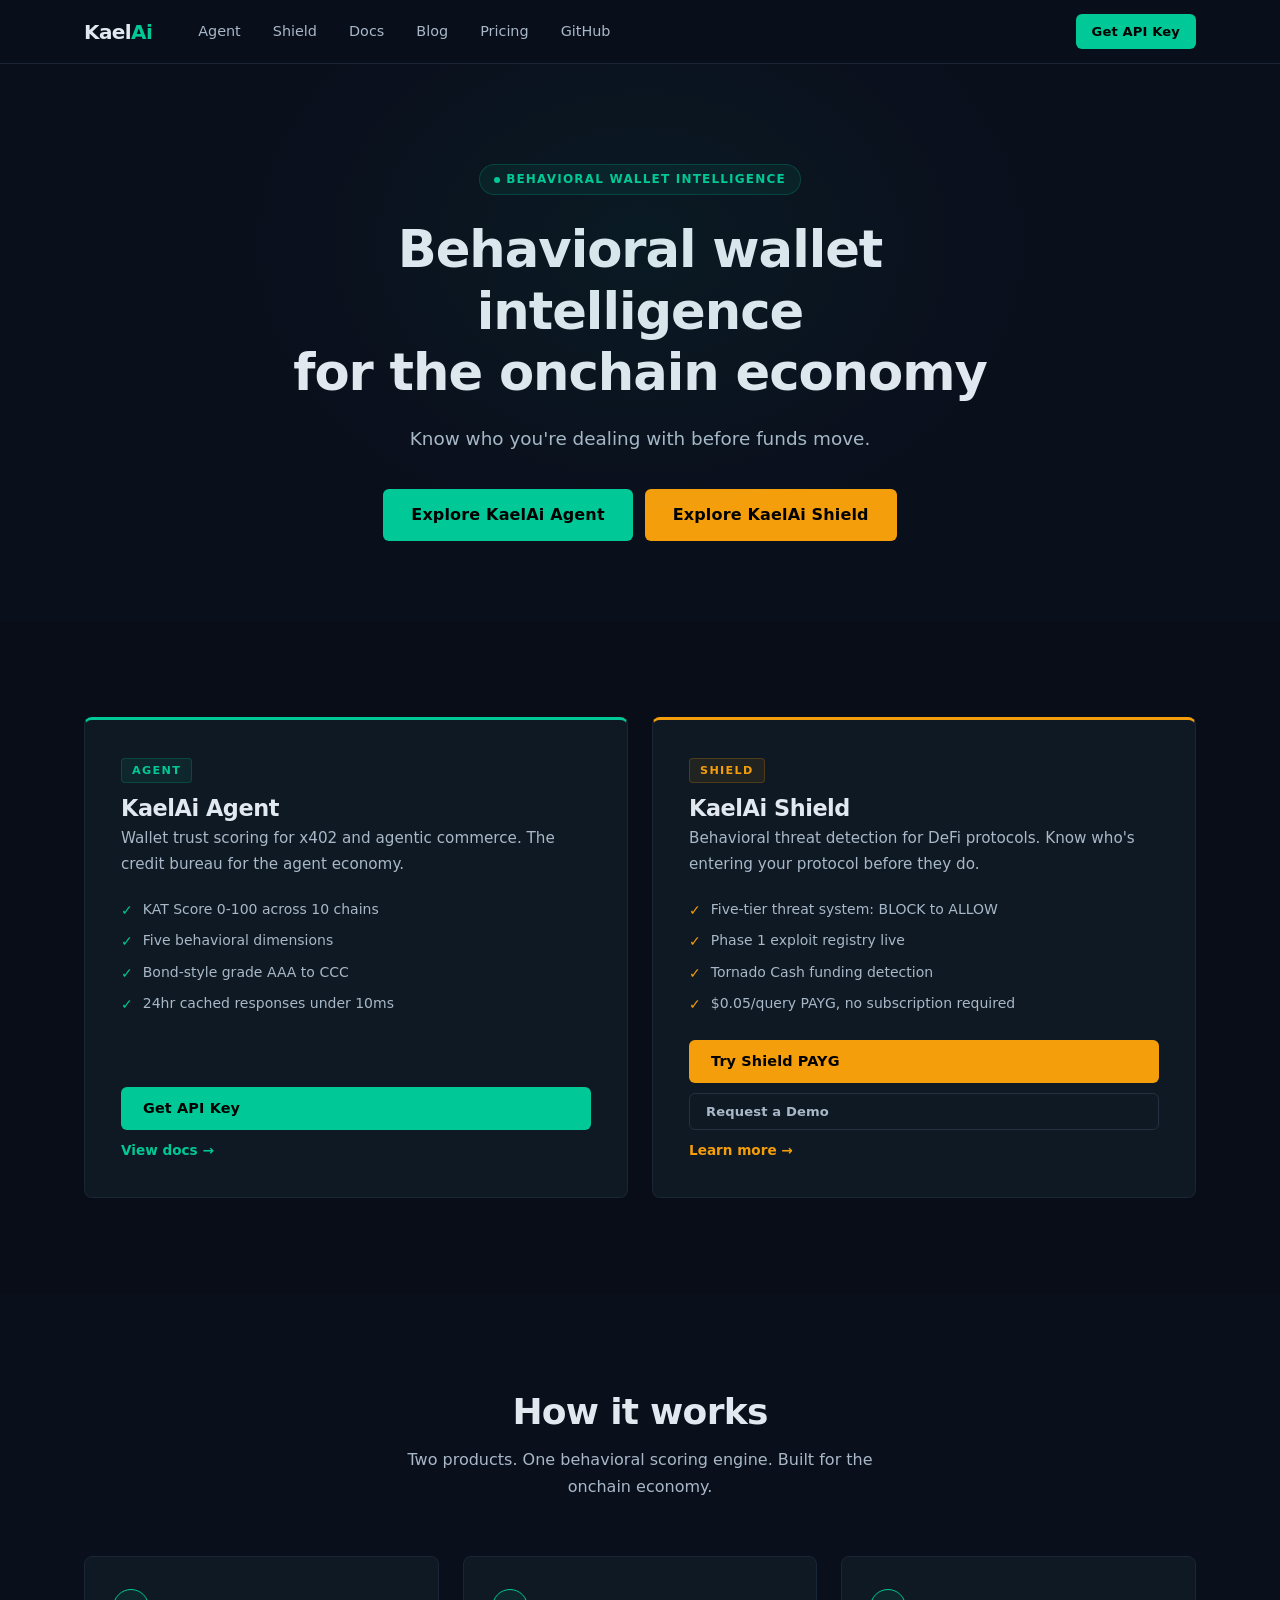
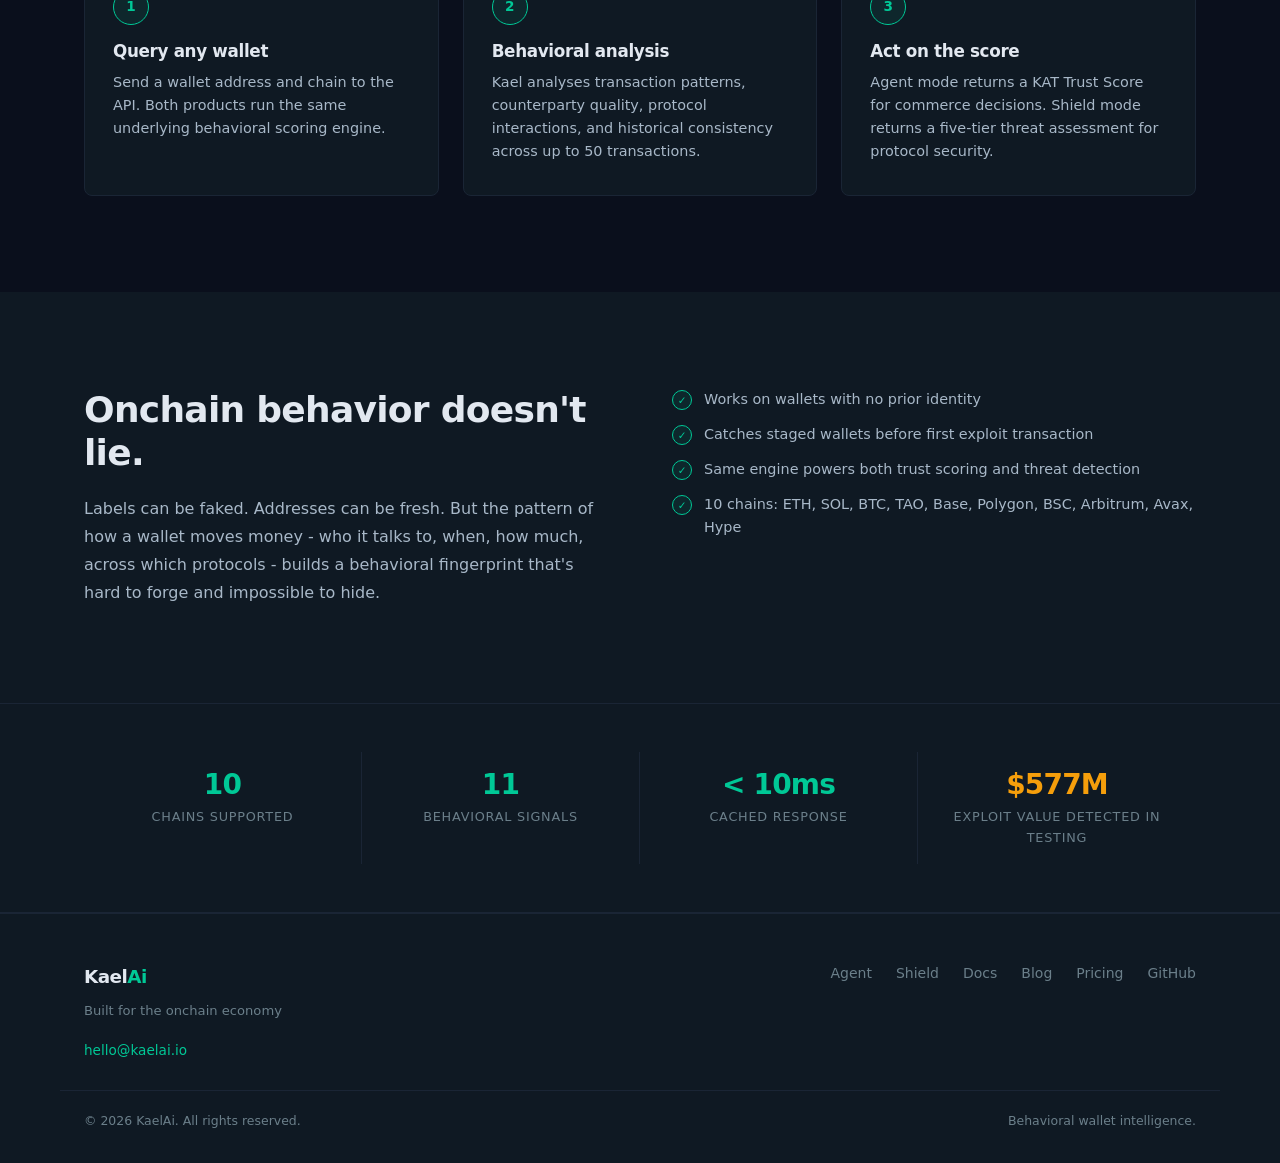
<file: index.html>
<!DOCTYPE html>
<html lang="en">
<head>
  <meta charset="UTF-8">
  <meta name="viewport" content="width=device-width, initial-scale=1.0">
  <title>KaelAi - Behavioral Wallet Intelligence for the Onchain Economy</title>
  <meta name="description" content="Behavioral wallet intelligence for x402, DeFi protocols, and agentic commerce. KAT Scores and Shield threat detection across 10 chains.">
  <link rel="stylesheet" href="assets/style.css">
</head>
<body>

<!-- ── Navigation ── -->
<nav class="nav">
  <div class="nav-inner">
    <a href="/" class="nav-logo">Kael<span>Ai</span></a>
    <div class="nav-links">
      <a href="/agent">Agent</a>
      <a href="/shield">Shield</a>
      <a href="/docs">Docs</a>
      <a href="/blog">Blog</a>
      <a href="/pricing">Pricing</a>
      <a href="https://github.com/Kaelai-io/KaelAi-docs" target="_blank" rel="noopener">GitHub</a>
    </div>
    <a href="/agent" class="btn btn-primary btn-sm nav-cta">Get API Key</a>
    <button class="nav-hamburger" id="hamburger" aria-label="Toggle menu">
      <span></span><span></span><span></span>
    </button>
  </div>
  <div class="nav-mobile" id="mobile-nav">
    <a href="/agent">Agent</a>
    <a href="/shield">Shield</a>
    <a href="/docs">Docs</a>
    <a href="/blog">Blog</a>
    <a href="/pricing">Pricing</a>
      <a href="https://github.com/Kaelai-io/KaelAi-docs" target="_blank" rel="noopener">GitHub</a>
    <a href="/agent" class="btn btn-primary">Get API Key</a>
  </div>
</nav>

<!-- ── Hero ── -->
<section class="hero">
  <div class="container">
    <div class="hero-tag">Behavioral Wallet Intelligence</div>
    <h1>Behavioral wallet intelligence<br>for the onchain economy</h1>
    <p class="hero-sub">Know who you're dealing with before funds move.</p>
    <div class="hero-ctas">
      <a href="/agent" class="btn btn-primary btn-lg">Explore KaelAi Agent</a>
      <a href="/shield" class="btn btn-shield btn-lg">Explore KaelAi Shield</a>
    </div>
  </div>
</section>

<!-- ── Product Cards ── -->
<section class="section section-alt">
  <div class="container">
    <div class="product-grid">

      <!-- Agent Card -->
      <div class="product-card card-green">
        <div>
          <span class="tag tag-green">Agent</span>
          <h3>KaelAi Agent</h3>
          <p>Wallet trust scoring for x402 and agentic commerce. The credit bureau for the agent economy.</p>
        </div>
        <ul class="product-features">
          <li class="product-feature">KAT Score 0-100 across 10 chains</li>
          <li class="product-feature">Five behavioral dimensions</li>
          <li class="product-feature">Bond-style grade AAA to CCC</li>
          <li class="product-feature">24hr cached responses under 10ms</li>
        </ul>
        <div class="product-actions">
          <a href="/agent" class="btn btn-primary">Get API Key</a>
          <a href="/docs" class="product-sublink">View docs →</a>
        </div>
      </div>

      <!-- Shield Card -->
      <div class="product-card card-amber card-shield">
        <div>
          <span class="tag tag-amber">Shield</span>
          <h3>KaelAi Shield</h3>
          <p>Behavioral threat detection for DeFi protocols. Know who's entering your protocol before they do.</p>
        </div>
        <ul class="product-features">
          <li class="product-feature">Five-tier threat system: BLOCK to ALLOW</li>
          <li class="product-feature">Phase 1 exploit registry live</li>
          <li class="product-feature">Tornado Cash funding detection</li>
          <li class="product-feature">$0.05/query PAYG, no subscription required</li>
        </ul>
        <div class="product-actions">
          <a href="/shield" class="btn btn-shield">Try Shield PAYG</a>
          <a href="mailto:hello@kaelai.io" class="btn btn-ghost btn-sm">Request a Demo</a>
          <a href="/shield" class="product-sublink">Learn more →</a>
        </div>
      </div>

    </div>
  </div>
</section>

<!-- ── How It Works ── -->
<section class="section">
  <div class="container">
    <div class="section-heading">
      <h2>How it works</h2>
      <p>Two products. One behavioral scoring engine. Built for the onchain economy.</p>
    </div>
    <div class="steps-grid">
      <div class="step-card">
        <div class="step-number">1</div>
        <h3>Query any wallet</h3>
        <p>Send a wallet address and chain to the API. Both products run the same underlying behavioral scoring engine.</p>
      </div>
      <div class="step-card">
        <div class="step-number">2</div>
        <h3>Behavioral analysis</h3>
        <p>Kael analyses transaction patterns, counterparty quality, protocol interactions, and historical consistency across up to 50 transactions.</p>
      </div>
      <div class="step-card">
        <div class="step-number">3</div>
        <h3>Act on the score</h3>
        <p>Agent mode returns a KAT Trust Score for commerce decisions. Shield mode returns a five-tier threat assessment for protocol security.</p>
      </div>
    </div>
  </div>
</section>

<!-- ── Why Behavioral Scoring ── -->
<section class="section section-surface">
  <div class="container">
    <div class="why-grid">
      <div class="why-left">
        <h2>Onchain behavior doesn't lie.</h2>
        <p>Labels can be faked. Addresses can be fresh. But the pattern of how a wallet moves money - who it talks to, when, how much, across which protocols - builds a behavioral fingerprint that's hard to forge and impossible to hide.</p>
      </div>
      <div class="why-right">
        <ul class="check-list">
          <li class="check-item">
            <div class="check-icon">✓</div>
            <span>Works on wallets with no prior identity</span>
          </li>
          <li class="check-item">
            <div class="check-icon">✓</div>
            <span>Catches staged wallets before first exploit transaction</span>
          </li>
          <li class="check-item">
            <div class="check-icon">✓</div>
            <span>Same engine powers both trust scoring and threat detection</span>
          </li>
          <li class="check-item">
            <div class="check-icon">✓</div>
            <span>10 chains: ETH, SOL, BTC, TAO, Base, Polygon, BSC, Arbitrum, Avax, Hype</span>
          </li>
        </ul>
      </div>
    </div>
  </div>
</section>

<!-- ── Stats Bar ── -->
<div class="stats-bar">
  <div class="container">
    <div class="stats-grid">
      <div class="stat-item">
        <div class="stat-value">10</div>
        <div class="stat-label">Chains Supported</div>
      </div>
      <div class="stat-item">
        <div class="stat-value">11</div>
        <div class="stat-label">Behavioral Signals</div>
      </div>
      <div class="stat-item">
        <div class="stat-value">&lt; 10ms</div>
        <div class="stat-label">Cached Response</div>
      </div>
      <div class="stat-item amber-stat">
        <div class="stat-value">$577M</div>
        <div class="stat-label">Exploit Value Detected in Testing</div>
      </div>
    </div>
  </div>
</div>

<!-- ── Footer ── -->
<footer class="footer">
  <div class="footer-inner">
    <div>
      <div class="footer-logo">Kael<span>Ai</span></div>
      <div class="footer-tagline">Built for the onchain economy</div>
      <a href="mailto:hello@kaelai.io" class="footer-email">hello@kaelai.io</a>
    </div>
    <nav class="footer-links">
      <a href="/agent">Agent</a>
      <a href="/shield">Shield</a>
      <a href="/docs">Docs</a>
      <a href="/blog">Blog</a>
      <a href="/pricing">Pricing</a>
      <a href="https://github.com/Kaelai-io/KaelAi-docs" target="_blank" rel="noopener">GitHub</a>
    </nav>
  </div>
  <div class="footer-bottom">
    <span class="footer-copy">© 2026 KaelAi. All rights reserved.</span>
    <span class="footer-copy">Behavioral wallet intelligence.</span>
  </div>
</footer>

<script>
  const hamburger = document.getElementById('hamburger');
  const mobileNav = document.getElementById('mobile-nav');
  hamburger.addEventListener('click', () => {
    mobileNav.classList.toggle('open');
  });
</script>

</body>
</html>
</file>
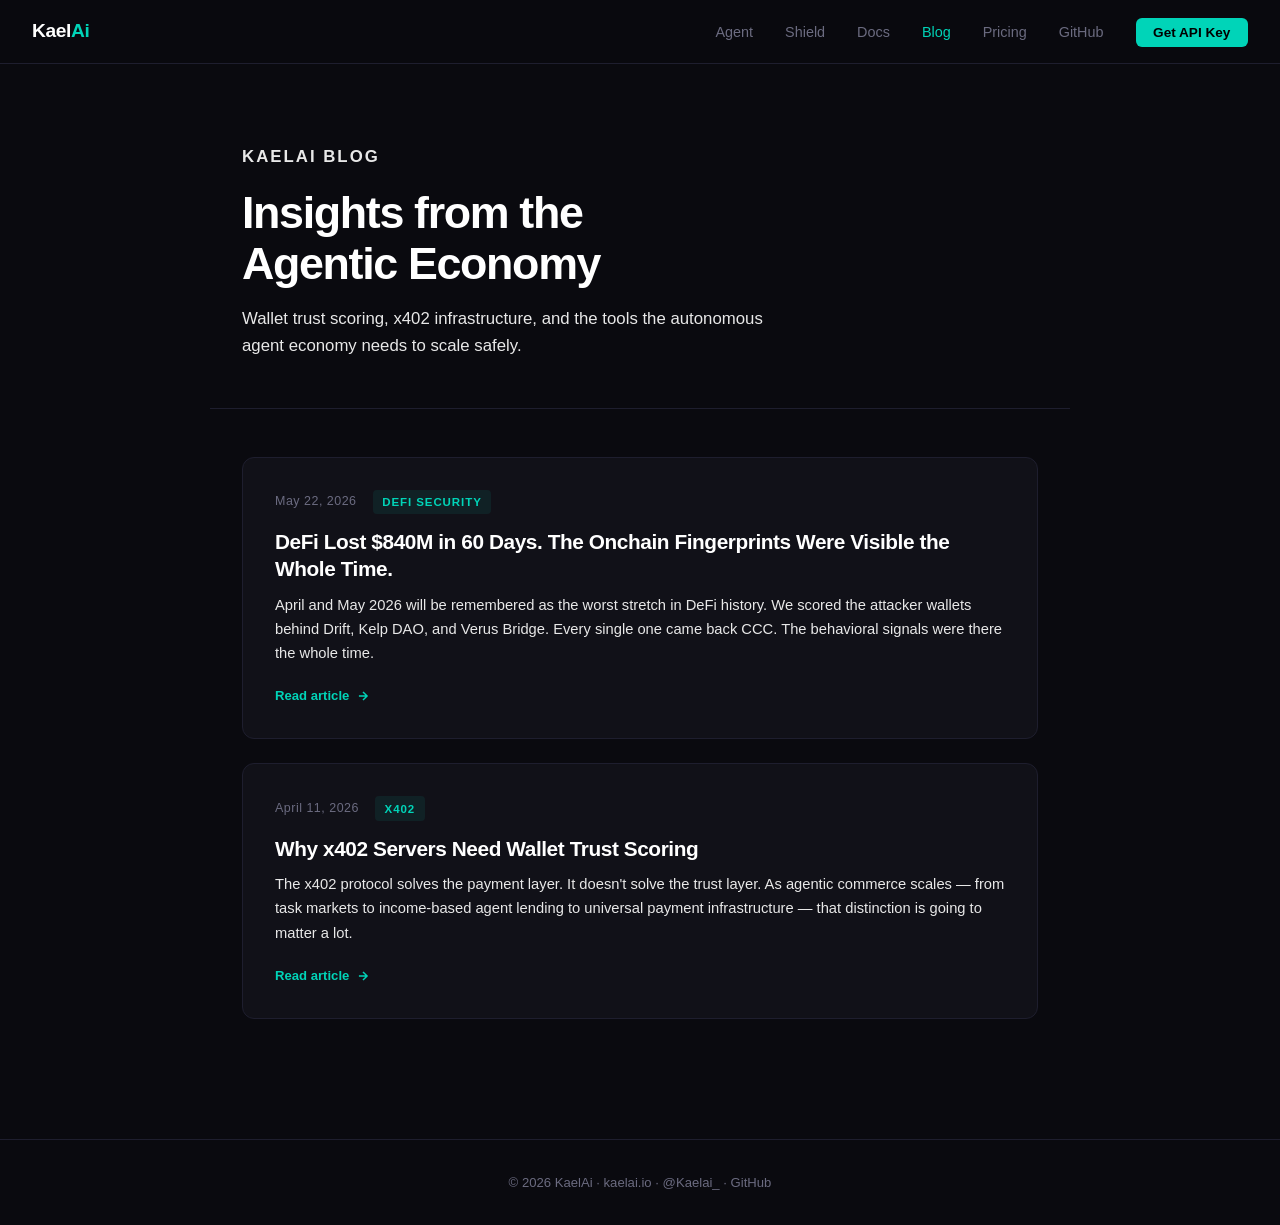
<file: blog/index.html>
<!DOCTYPE html>

<html lang="en">
<head>
  <meta charset="UTF-8" />
  <meta name="viewport" content="width=device-width, initial-scale=1.0" />
  <title>Blog — KaelAi</title>
  <meta name="description" content="Insights from the agentic economy. Wallet trust scoring, x402 infrastructure, and the future of autonomous agent commerce." />
  <link rel="canonical" href="https://kaelai.io/blog/" />
  <style>
    *, *::before, *::after { box-sizing: border-box; margin: 0; padding: 0; }
    :root {
      --bg: #0a0a0f;
      --surface: #111118;
      --border: #1e1e2e;
      --teal: #00d4b8;
      --teal-dim: rgba(0, 212, 184, 0.08);
      --text: #e8e8f0;
      --muted: #6b6b80;
      --white: #ffffff;
    }
    html { scroll-behavior: smooth; }
    body {
      background: var(--bg);
      color: var(--text);
      font-family: 'SF Pro Display', -apple-system, BlinkMacSystemFont, 'Segoe UI', sans-serif;
      line-height: 1.6;
      min-height: 100vh;
    }
    nav {
      position: sticky; top: 0; z-index: 100;
      background: rgba(10, 10, 15, 0.92);
      backdrop-filter: blur(12px);
      border-bottom: 1px solid var(--border);
      padding: 0 2rem; height: 64px;
      display: flex; align-items: center; justify-content: space-between;
    }
    .nav-logo { font-size: 1.2rem; font-weight: 700; color: var(--white); text-decoration: none; letter-spacing: -0.02em; }
    .nav-logo span { color: var(--teal); }
    .nav-links { display: flex; align-items: center; gap: 2rem; list-style: none; }
    .nav-links a { color: var(--muted); text-decoration: none; font-size: 0.9rem; transition: color 0.2s; }
    .nav-links a:hover { color: var(--text); }
    .nav-links a.active { color: var(--teal); }
    .nav-cta { background: var(--teal); color: #000 !important; padding: 0.45rem 1.1rem; border-radius: 6px; font-weight: 600; font-size: 0.85rem !important; }
    .nav-x { display: flex; align-items: center; color: var(--muted) !important; }
    .nav-x svg { width: 18px; height: 18px; fill: currentColor; }
    .blog-hero { padding: 5rem 2rem 3rem; max-width: 860px; margin: 0 auto; border-bottom: 1px solid var(--border); }
    .blog-hero-label { font-size: 0.75rem; font-weight: 600; letter-spacing: 0.12em; text-transform: uppercase; color: var(--teal); margin-bottom: 1rem; }
    .blog-hero h1 { font-size: clamp(2rem, 4vw, 2.8rem); font-weight: 700; letter-spacing: -0.03em; color: var(--white); line-height: 1.15; margin-bottom: 1rem; }
    .blog-hero p { font-size: 1.05rem; color: #e8e8e8; max-width: 540px; }
    .posts-container { max-width: 860px; margin: 0 auto; padding: 3rem 2rem 6rem; }
    .post-card { display: block; text-decoration: none; background: var(--surface); border: 1px solid var(--border); border-radius: 12px; padding: 2rem; margin-bottom: 1.5rem; transition: border-color 0.2s, transform 0.2s; position: relative; overflow: hidden; }
    .post-card::before { content: ''; position: absolute; top: 0; left: 0; width: 3px; height: 100%; background: var(--teal); opacity: 0; transition: opacity 0.2s; }
    .post-card:hover { border-color: rgba(0, 212, 184, 0.3); transform: translateY(-2px); }
    .post-card:hover::before { opacity: 1; }
    .post-meta { display: flex; align-items: center; gap: 1rem; margin-bottom: 0.85rem; }
    .post-date { font-size: 0.78rem; color: var(--muted); letter-spacing: 0.04em; }
    .post-tag { font-size: 0.72rem; font-weight: 600; letter-spacing: 0.08em; text-transform: uppercase; color: var(--teal); background: var(--teal-dim); padding: 0.2rem 0.6rem; border-radius: 4px; }
    .post-title { font-size: 1.3rem; font-weight: 700; color: var(--white); letter-spacing: -0.02em; line-height: 1.3; margin-bottom: 0.65rem; }
    .post-excerpt { font-size: 0.92rem; color: #e8e8e8; line-height: 1.65; margin-bottom: 1.25rem; }
    .post-readmore { font-size: 0.82rem; font-weight: 600; color: var(--teal); display: flex; align-items: center; gap: 0.4rem; }
    .post-readmore svg { width: 14px; height: 14px; transition: transform 0.2s; }
    .post-card:hover .post-readmore svg { transform: translateX(3px); }
    footer { border-top: 1px solid var(--border); padding: 2rem; text-align: center; }
    footer p { font-size: 0.82rem; color: var(--muted); }
    footer a { color: var(--muted); text-decoration: none; transition: color 0.2s; }
    footer a:hover { color: var(--teal); }
    @media (max-width: 640px) {
      nav { padding: 0 1rem; }
.nav-cta { display: none; }
      .nav-links { gap: 1rem; }
      .blog-hero { padding: 3rem 1rem 2rem; }
      .posts-container { padding: 2rem 1rem 4rem; }
      .post-card { padding: 1.5rem; }
    }
  </style>
</head>
<body>
  <nav>
    <a href="/" class="nav-logo">Kael<span>Ai</span></a>
    <ul class="nav-links">
  <li><a href="/agent">Agent</a></li>
  <li><a href="/shield">Shield</a></li>
  <li><a href="/docs">Docs</a></li>
  <li><a href="/blog/" class="active">Blog</a></li>
  <li><a href="/pricing">Pricing</a></li>
  <li><a href="https://github.com/kaelai-io" target="_blank" rel="noopener">GitHub</a></li>
  <li><a href="/#pricing" class="nav-cta">Get API Key</a></li>
</ul>
  </nav>
  <section class="blog-hero">
    <p class="blog-hero-label">KaelAi Blog</p>
    <h1>Insights from the<br>Agentic Economy</h1>
    <p>Wallet trust scoring, x402 infrastructure, and the tools the autonomous agent economy needs to scale safely.</p>
  </section>
  <main class="posts-container">
    <a href="/blog/defi-840m-onchain-fingerprints.html" class="post-card">
      <div class="post-meta">
        <span class="post-date">May 22, 2026</span>
        <span class="post-tag">DeFi Security</span>
      </div>
      <h2 class="post-title">DeFi Lost $840M in 60 Days. The Onchain Fingerprints Were Visible the Whole Time.</h2>
      <p class="post-excerpt">April and May 2026 will be remembered as the worst stretch in DeFi history. We scored the attacker wallets behind Drift, Kelp DAO, and Verus Bridge. Every single one came back CCC. The behavioral signals were there the whole time.</p>
      <span class="post-readmore">
        Read article
        <svg viewBox="0 0 24 24" fill="none" stroke="currentColor" stroke-width="2.5"><path d="M5 12h14M12 5l7 7-7 7"/></svg>
      </span>
    </a>

    <a href="/blog/why-x402-servers-need-wallet-trust-scoring.html" class="post-card">
      <div class="post-meta">
        <span class="post-date">April 11, 2026</span>
        <span class="post-tag">x402</span>
      </div>
      <h2 class="post-title">Why x402 Servers Need Wallet Trust Scoring</h2>
      <p class="post-excerpt">The x402 protocol solves the payment layer. It doesn't solve the trust layer. As agentic commerce scales — from task markets to income-based agent lending to universal payment infrastructure — that distinction is going to matter a lot.</p>
      <span class="post-readmore">
        Read article
        <svg viewBox="0 0 24 24" fill="none" stroke="currentColor" stroke-width="2.5"><path d="M5 12h14M12 5l7 7-7 7"/></svg>
      </span>
    </a>
  </main>
  <footer>
    <p>© 2026 KaelAi &middot; <a href="/">kaelai.io</a> &middot; <a href="https://x.com/Kaelai_" target="_blank" rel="noopener">@Kaelai_</a> &middot; <a href="https://github.com/Kaelai-io/KaelAi-docs" target="_blank" rel="noopener">GitHub</a></p>
  </footer>
</body>
</html>
</file>
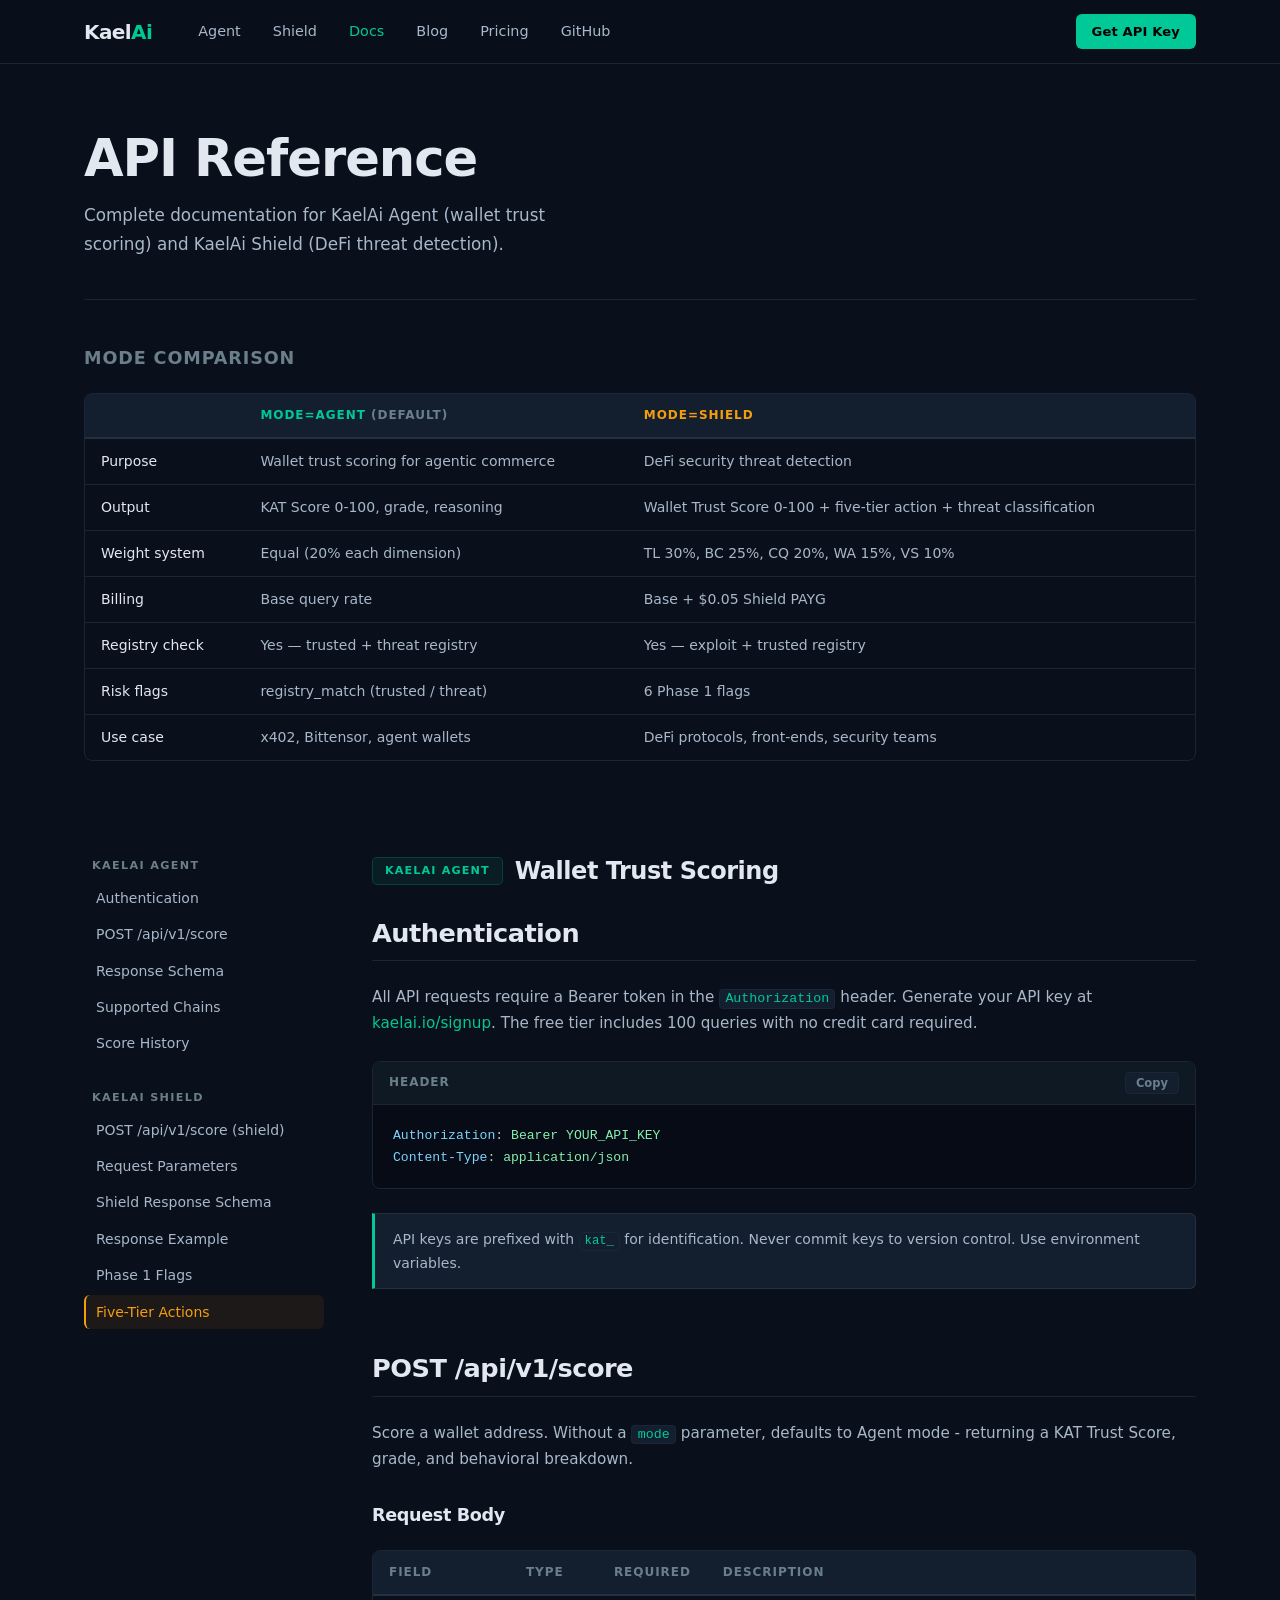
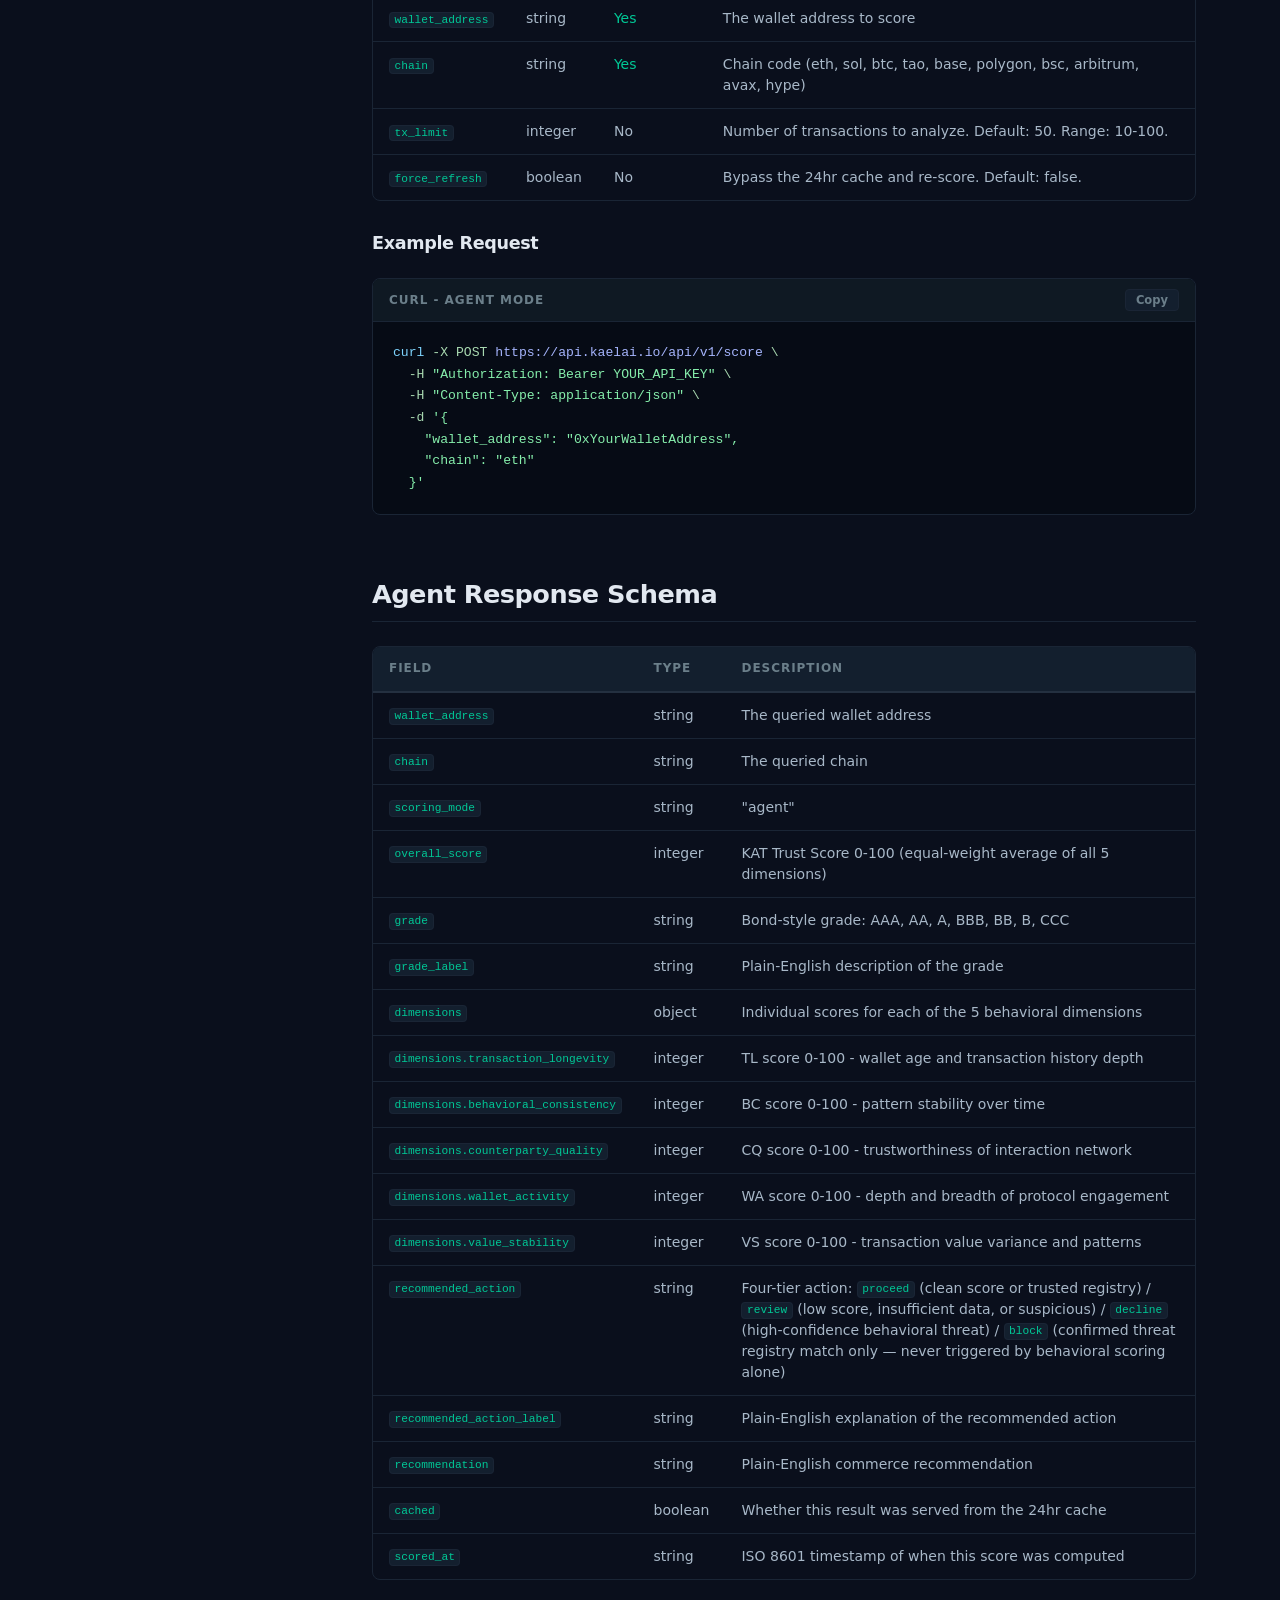
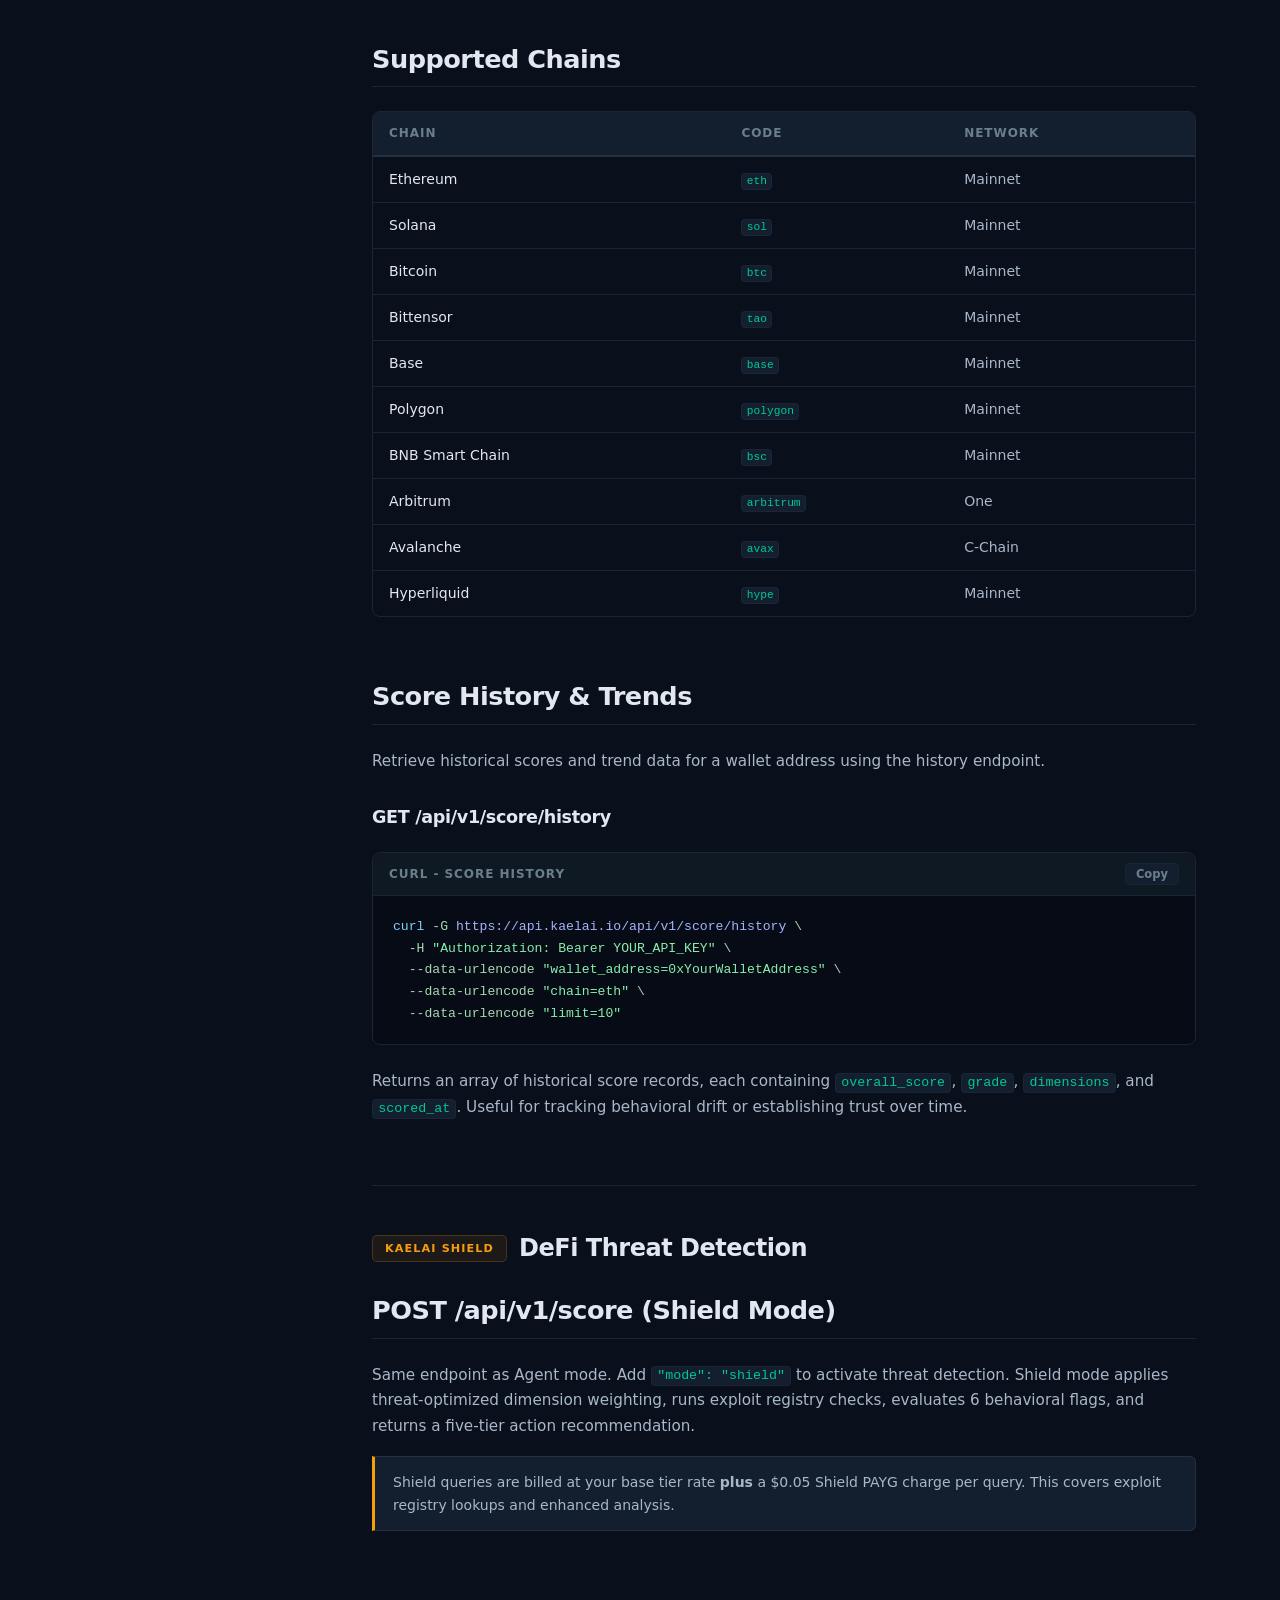
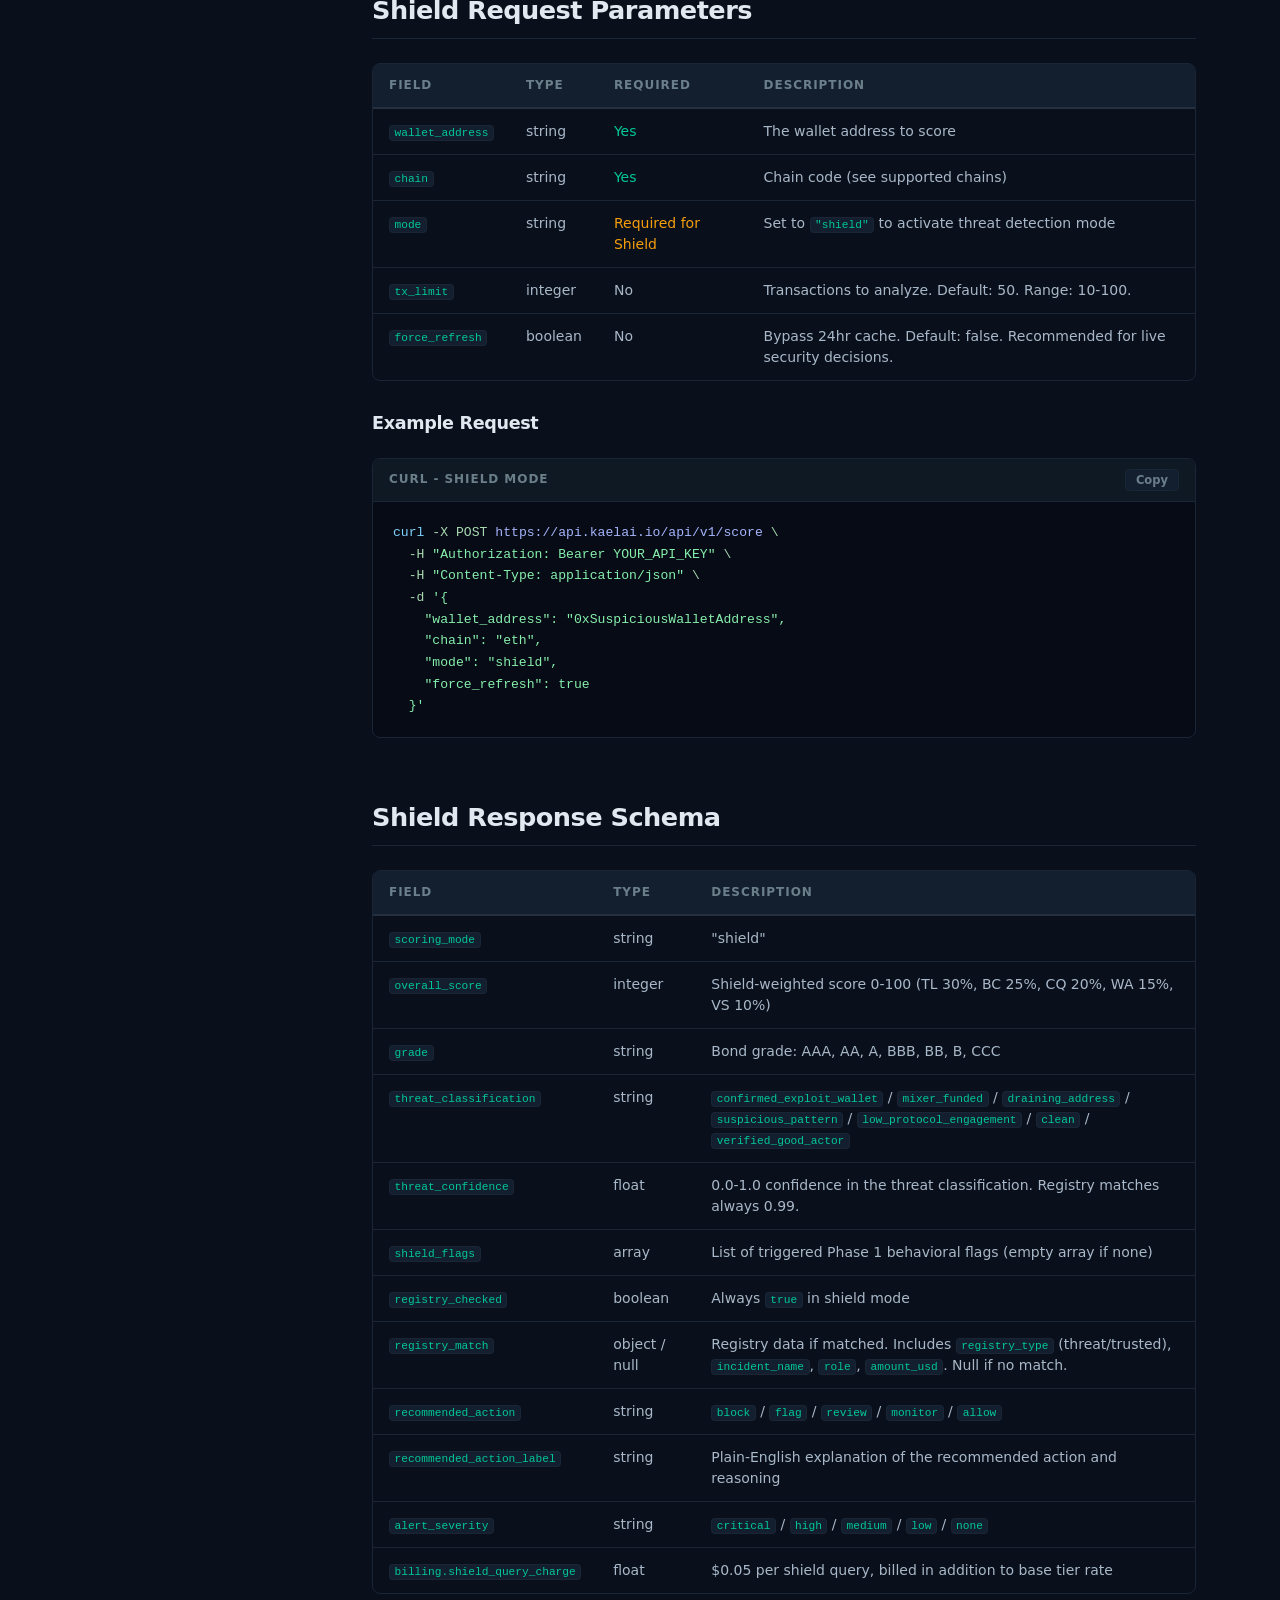
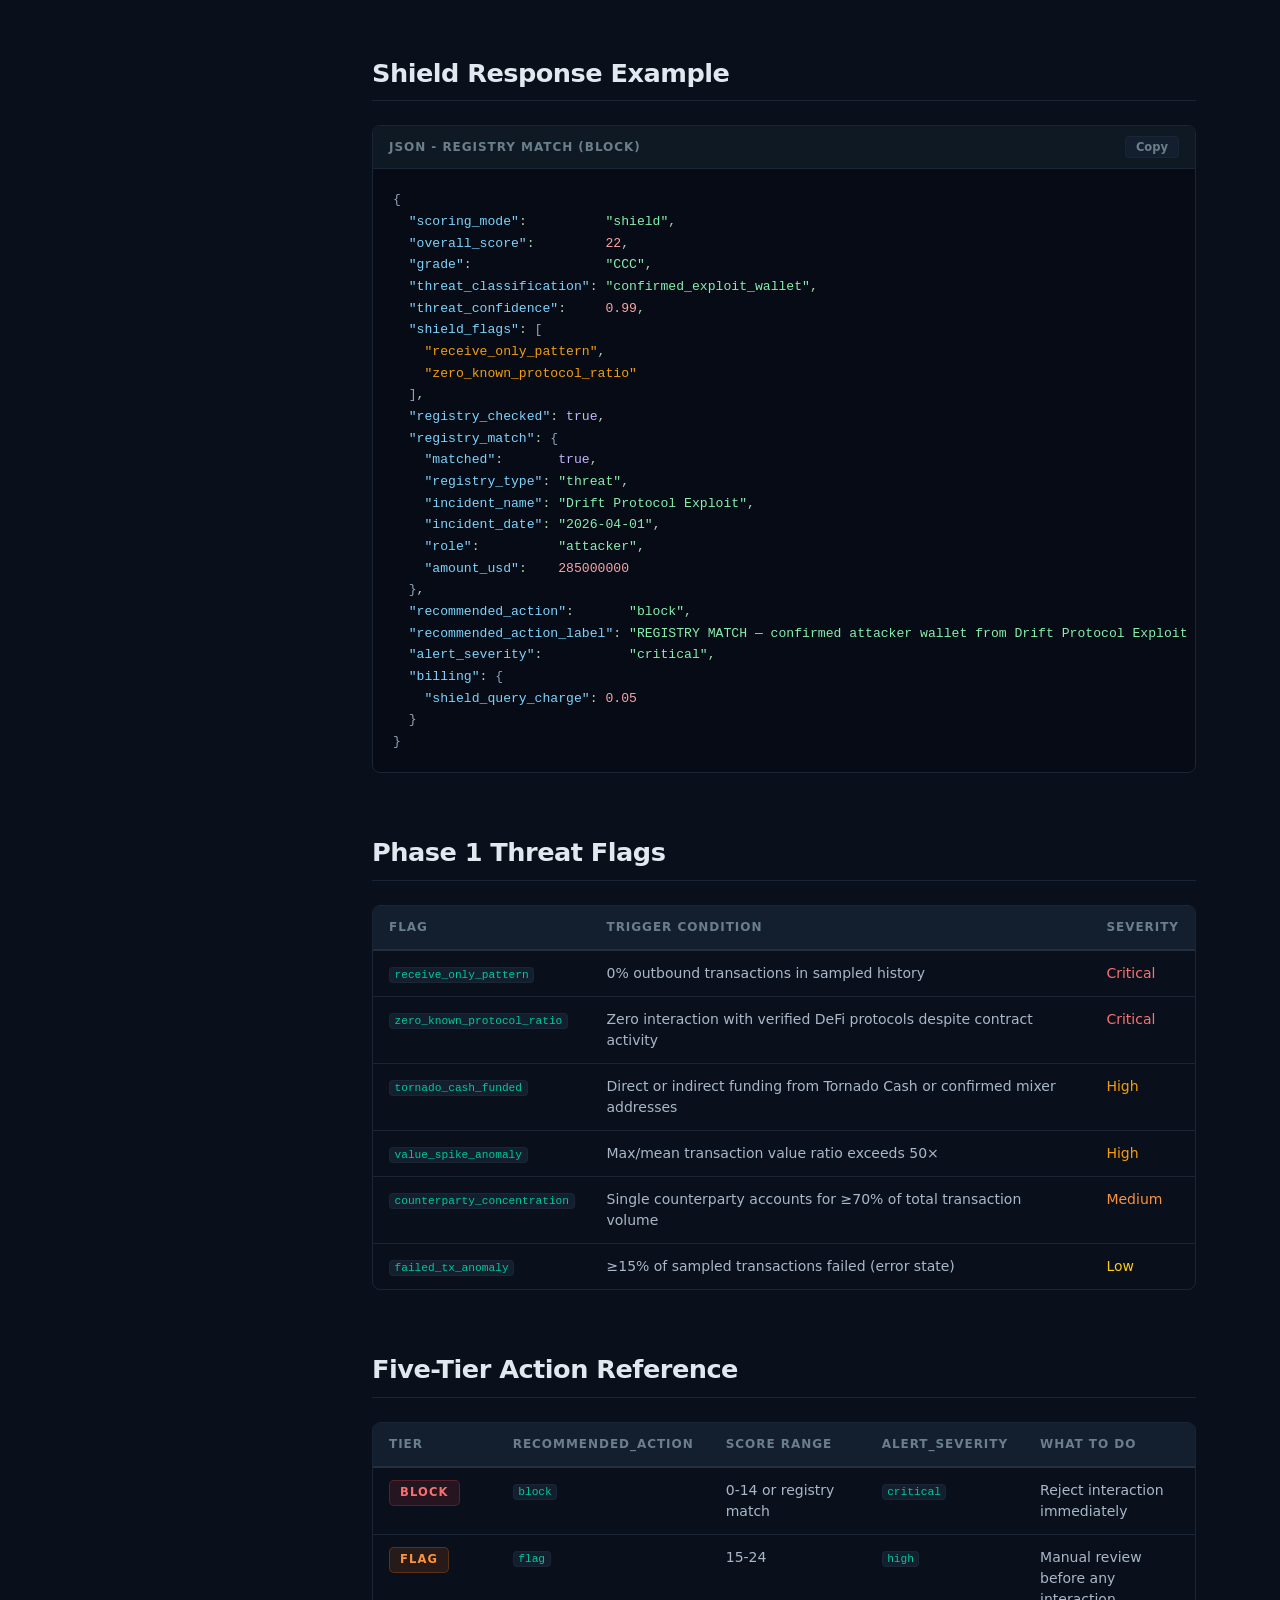
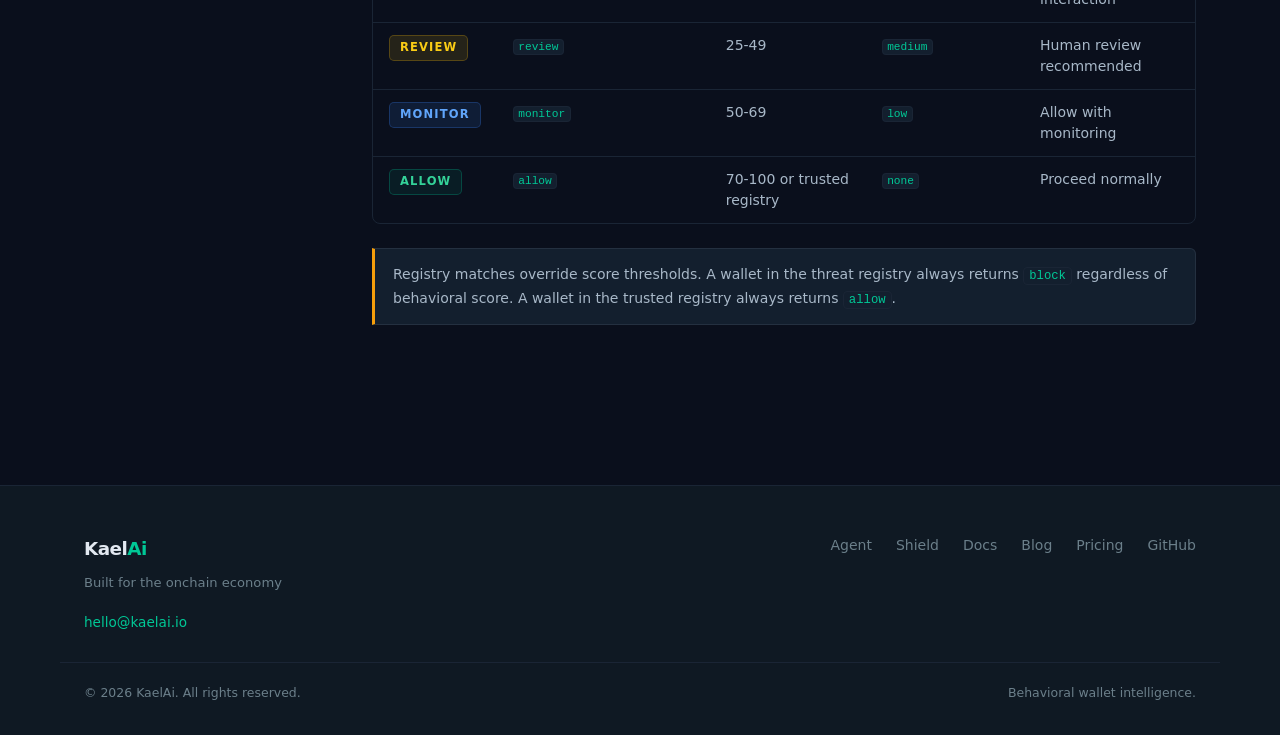
<file: docs/index.html>
<!DOCTYPE html>
<html lang="en">
<head>
  <meta charset="UTF-8">
  <meta name="viewport" content="width=device-width, initial-scale=1.0">
  <title>KaelAi API Reference - Docs</title>
  <meta name="description" content="KaelAi API documentation. Full reference for Agent mode wallet trust scoring and Shield mode DeFi threat detection.">
  <link rel="stylesheet" href="../assets/style.css">
</head>
<body>

<!-- ── Navigation ── -->
<nav class="nav">
  <div class="nav-inner">
    <a href="/" class="nav-logo">Kael<span>Ai</span></a>
    <div class="nav-links">
      <a href="/agent">Agent</a>
      <a href="/shield">Shield</a>
      <a href="/docs" class="active">Docs</a>
      <a href="/blog">Blog</a>
      <a href="/pricing">Pricing</a>
      <a href="https://github.com/Kaelai-io/KaelAi-docs" target="_blank" rel="noopener">GitHub</a>
    </div>
    <a href="/agent" class="btn btn-primary btn-sm nav-cta">Get API Key</a>
    <button class="nav-hamburger" id="hamburger" aria-label="Toggle menu">
      <span></span><span></span><span></span>
    </button>
  </div>
  <div class="nav-mobile" id="mobile-nav">
    <a href="/agent">Agent</a>
    <a href="/shield">Shield</a>
    <a href="/docs">Docs</a>
    <a href="/blog">Blog</a>
    <a href="/pricing">Pricing</a>
      <a href="https://github.com/Kaelai-io/KaelAi-docs" target="_blank" rel="noopener">GitHub</a>
    <a href="/agent" class="btn btn-primary">Get API Key</a>
  </div>
</nav>

<div class="container">
  <!-- Page Header -->
  <div class="page-header">
    <h1>API Reference</h1>
    <p>Complete documentation for KaelAi Agent (wallet trust scoring) and KaelAi Shield (DeFi threat detection).</p>
  </div>

  <!-- Mode Comparison Table -->
  <div class="mode-compare">
    <h2 style="margin-bottom: 16px; font-size: 1.1rem; color: var(--muted); font-weight: 600; letter-spacing: 0.05em; text-transform: uppercase;">Mode Comparison</h2>
    <div class="table-wrap">
      <table class="styled">
        <thead>
          <tr>
            <th></th>
            <th><span style="color: var(--green);">mode=agent</span> (default)</th>
            <th><span style="color: var(--amber);">mode=shield</span></th>
          </tr>
        </thead>
        <tbody>
          <tr>
            <td>Purpose</td>
            <td>Wallet trust scoring for agentic commerce</td>
            <td>DeFi security threat detection</td>
          </tr>
          <tr>
            <td>Output</td>
            <td>KAT Score 0-100, grade, reasoning</td>
            <td>Wallet Trust Score 0-100 + five-tier action + threat classification</td>
          </tr>
          <tr>
            <td>Weight system</td>
            <td>Equal (20% each dimension)</td>
            <td>TL 30%, BC 25%, CQ 20%, WA 15%, VS 10%</td>
          </tr>
          <tr>
            <td>Billing</td>
            <td>Base query rate</td>
            <td>Base + $0.05 Shield PAYG</td>
          </tr>
          <tr>
            <td>Registry check</td>
            <td>Yes — trusted + threat registry</td>
            <td>Yes — exploit + trusted registry</td>
          </tr>
          <tr>
            <td>Risk flags</td>
            <td>registry_match (trusted / threat)</td>
            <td>6 Phase 1 flags</td>
          </tr>
          <tr>
            <td>Use case</td>
            <td>x402, Bittensor, agent wallets</td>
            <td>DeFi protocols, front-ends, security teams</td>
          </tr>
        </tbody>
      </table>
    </div>
  </div>

  <!-- Two-Column Docs Layout -->
  <div class="docs-layout">

    <!-- Sidebar -->
    <aside class="docs-sidebar">
      <div class="docs-nav-group">
        <div class="docs-nav-group-label">KaelAi Agent</div>
        <div class="docs-nav-links">
          <a href="#authentication">Authentication</a>
          <a href="#agent-score">POST /api/v1/score</a>
          <a href="#agent-response">Response Schema</a>
          <a href="#agent-chains">Supported Chains</a>
          <a href="#agent-history">Score History</a>
        </div>
      </div>
      <div class="docs-nav-group">
        <div class="docs-nav-group-label">KaelAi Shield</div>
        <div class="docs-nav-links">
          <a href="#shield-score" class="shield-link">POST /api/v1/score (shield)</a>
          <a href="#shield-params" class="shield-link">Request Parameters</a>
          <a href="#shield-response" class="shield-link">Shield Response Schema</a>
          <a href="#shield-example" class="shield-link">Response Example</a>
          <a href="#shield-flags" class="shield-link">Phase 1 Flags</a>
          <a href="#shield-tiers" class="shield-link">Five-Tier Actions</a>
        </div>
      </div>
    </aside>

    <!-- Content -->
    <main class="docs-content">

      <!-- ── KAELAI AGENT ── -->
      <div class="docs-section-header">
        <span class="docs-section-badge green-badge">KaelAi Agent</span>
        <h2 style="border-bottom: none; margin-bottom: 0; padding-bottom: 0; font-size: 1.5rem;">Wallet Trust Scoring</h2>
      </div>

      <!-- Authentication -->
      <section id="authentication">
        <h2>Authentication</h2>
        <p>All API requests require a Bearer token in the <code>Authorization</code> header. Generate your API key at <a href="/signup" style="color: var(--green);">kaelai.io/signup</a>. The free tier includes 100 queries with no credit card required.</p>
        <div class="code-block">
          <div class="code-block-header">
            <span class="code-block-lang">Header</span>
            <button class="code-copy-btn" onclick="copyCode(this)">Copy</button>
          </div>
          <pre><span class="kw">Authorization</span>: <span class="str">Bearer YOUR_API_KEY</span>
<span class="kw">Content-Type</span>: <span class="str">application/json</span></pre>
        </div>
        <div class="info-box">
          API keys are prefixed with <code>kat_</code> for identification. Never commit keys to version control. Use environment variables.
        </div>
      </section>

      <!-- Agent Score Endpoint -->
      <section id="agent-score">
        <h2>POST /api/v1/score</h2>
        <p>Score a wallet address. Without a <code>mode</code> parameter, defaults to Agent mode - returning a KAT Trust Score, grade, and behavioral breakdown.</p>

        <h3>Request Body</h3>
        <div class="table-wrap">
          <table class="styled">
            <thead>
              <tr>
                <th>Field</th>
                <th>Type</th>
                <th>Required</th>
                <th>Description</th>
              </tr>
            </thead>
            <tbody>
              <tr>
                <td><code>wallet_address</code></td>
                <td>string</td>
                <td><span style="color: var(--green);">Yes</span></td>
                <td>The wallet address to score</td>
              </tr>
              <tr>
                <td><code>chain</code></td>
                <td>string</td>
                <td><span style="color: var(--green);">Yes</span></td>
                <td>Chain code (eth, sol, btc, tao, base, polygon, bsc, arbitrum, avax, hype)</td>
              </tr>
              <tr>
                <td><code>tx_limit</code></td>
                <td>integer</td>
                <td>No</td>
                <td>Number of transactions to analyze. Default: 50. Range: 10-100.</td>
              </tr>
              <tr>
                <td><code>force_refresh</code></td>
                <td>boolean</td>
                <td>No</td>
                <td>Bypass the 24hr cache and re-score. Default: false.</td>
              </tr>
            </tbody>
          </table>
        </div>

        <h3>Example Request</h3>
        <div class="code-block">
          <div class="code-block-header">
            <span class="code-block-lang">curl - Agent Mode</span>
            <button class="code-copy-btn" onclick="copyCode(this)">Copy</button>
          </div>
          <pre><span class="kw">curl</span> -X POST <span class="url">https://api.kaelai.io/api/v1/score</span> \
  -H <span class="str">"Authorization: Bearer YOUR_API_KEY"</span> \
  -H <span class="str">"Content-Type: application/json"</span> \
  -d <span class="str">'{
    "wallet_address": "0xYourWalletAddress",
    "chain": "eth"
  }'</span></pre>
        </div>
      </section>

      <!-- Agent Response Schema -->
      <section id="agent-response">
        <h2>Agent Response Schema</h2>
        <div class="table-wrap">
          <table class="styled">
            <thead>
              <tr>
                <th>Field</th>
                <th>Type</th>
                <th>Description</th>
              </tr>
            </thead>
            <tbody>
              <tr>
                <td><code>wallet_address</code></td>
                <td>string</td>
                <td>The queried wallet address</td>
              </tr>
              <tr>
                <td><code>chain</code></td>
                <td>string</td>
                <td>The queried chain</td>
              </tr>
              <tr>
                <td><code>scoring_mode</code></td>
                <td>string</td>
                <td>"agent"</td>
              </tr>
              <tr>
                <td><code>overall_score</code></td>
                <td>integer</td>
                <td>KAT Trust Score 0-100 (equal-weight average of all 5 dimensions)</td>
              </tr>
              <tr>
                <td><code>grade</code></td>
                <td>string</td>
                <td>Bond-style grade: AAA, AA, A, BBB, BB, B, CCC</td>
              </tr>
              <tr>
                <td><code>grade_label</code></td>
                <td>string</td>
                <td>Plain-English description of the grade</td>
              </tr>
              <tr>
                <td><code>dimensions</code></td>
                <td>object</td>
                <td>Individual scores for each of the 5 behavioral dimensions</td>
              </tr>
              <tr>
                <td><code>dimensions.transaction_longevity</code></td>
                <td>integer</td>
                <td>TL score 0-100 - wallet age and transaction history depth</td>
              </tr>
              <tr>
                <td><code>dimensions.behavioral_consistency</code></td>
                <td>integer</td>
                <td>BC score 0-100 - pattern stability over time</td>
              </tr>
              <tr>
                <td><code>dimensions.counterparty_quality</code></td>
                <td>integer</td>
                <td>CQ score 0-100 - trustworthiness of interaction network</td>
              </tr>
              <tr>
                <td><code>dimensions.wallet_activity</code></td>
                <td>integer</td>
                <td>WA score 0-100 - depth and breadth of protocol engagement</td>
              </tr>
              <tr>
                <td><code>dimensions.value_stability</code></td>
                <td>integer</td>
                <td>VS score 0-100 - transaction value variance and patterns</td>
              </tr>
              <tr>
                <td><code>recommended_action</code></td>
                <td>string</td>
                <td>Four-tier action: <code>proceed</code> (clean score or trusted registry) / <code>review</code> (low score, insufficient data, or suspicious) / <code>decline</code> (high-confidence behavioral threat) / <code>block</code> (confirmed threat registry match only — never triggered by behavioral scoring alone)</td>
              </tr>
              <tr>
                <td><code>recommended_action_label</code></td>
                <td>string</td>
                <td>Plain-English explanation of the recommended action</td>
              </tr>
              <tr>
                <td><code>recommendation</code></td>
                <td>string</td>
                <td>Plain-English commerce recommendation</td>
              </tr>
              <tr>
                <td><code>cached</code></td>
                <td>boolean</td>
                <td>Whether this result was served from the 24hr cache</td>
              </tr>
              <tr>
                <td><code>scored_at</code></td>
                <td>string</td>
                <td>ISO 8601 timestamp of when this score was computed</td>
              </tr>
            </tbody>
          </table>
        </div>
      </section>

      <!-- Chains -->
      <section id="agent-chains">
        <h2>Supported Chains</h2>
        <div class="table-wrap">
          <table class="styled">
            <thead>
              <tr>
                <th>Chain</th>
                <th>Code</th>
                <th>Network</th>
              </tr>
            </thead>
            <tbody>
              <tr><td>Ethereum</td><td><code>eth</code></td><td>Mainnet</td></tr>
              <tr><td>Solana</td><td><code>sol</code></td><td>Mainnet</td></tr>
              <tr><td>Bitcoin</td><td><code>btc</code></td><td>Mainnet</td></tr>
              <tr><td>Bittensor</td><td><code>tao</code></td><td>Mainnet</td></tr>
              <tr><td>Base</td><td><code>base</code></td><td>Mainnet</td></tr>
              <tr><td>Polygon</td><td><code>polygon</code></td><td>Mainnet</td></tr>
              <tr><td>BNB Smart Chain</td><td><code>bsc</code></td><td>Mainnet</td></tr>
              <tr><td>Arbitrum</td><td><code>arbitrum</code></td><td>One</td></tr>
              <tr><td>Avalanche</td><td><code>avax</code></td><td>C-Chain</td></tr>
              <tr><td>Hyperliquid</td><td><code>hype</code></td><td>Mainnet</td></tr>
            </tbody>
          </table>
        </div>
      </section>

      <!-- Score History -->
      <section id="agent-history">
        <h2>Score History &amp; Trends</h2>
        <p>Retrieve historical scores and trend data for a wallet address using the history endpoint.</p>

        <h3>GET /api/v1/score/history</h3>
        <div class="code-block">
          <div class="code-block-header">
            <span class="code-block-lang">curl - Score History</span>
            <button class="code-copy-btn" onclick="copyCode(this)">Copy</button>
          </div>
          <pre><span class="kw">curl</span> -G <span class="url">https://api.kaelai.io/api/v1/score/history</span> \
  -H <span class="str">"Authorization: Bearer YOUR_API_KEY"</span> \
  --data-urlencode <span class="str">"wallet_address=0xYourWalletAddress"</span> \
  --data-urlencode <span class="str">"chain=eth"</span> \
  --data-urlencode <span class="str">"limit=10"</span></pre>
        </div>
        <p>Returns an array of historical score records, each containing <code>overall_score</code>, <code>grade</code>, <code>dimensions</code>, and <code>scored_at</code>. Useful for tracking behavioral drift or establishing trust over time.</p>
      </section>

      <div class="docs-divider"></div>

      <!-- ── KAELAI SHIELD ── -->
      <div class="docs-section-header">
        <span class="docs-section-badge amber-badge-sm">KaelAi Shield</span>
        <h2 style="border-bottom: none; margin-bottom: 0; padding-bottom: 0; font-size: 1.5rem;">DeFi Threat Detection</h2>
      </div>

      <!-- Shield Score Endpoint -->
      <section id="shield-score">
        <h2>POST /api/v1/score (Shield Mode)</h2>
        <p>Same endpoint as Agent mode. Add <code>"mode": "shield"</code> to activate threat detection. Shield mode applies threat-optimized dimension weighting, runs exploit registry checks, evaluates 6 behavioral flags, and returns a five-tier action recommendation.</p>
        <div class="info-box amber-box">
          Shield queries are billed at your base tier rate <strong>plus</strong> a $0.05 Shield PAYG charge per query. This covers exploit registry lookups and enhanced analysis.
        </div>
      </section>

      <!-- Shield Request Params -->
      <section id="shield-params">
        <h2>Shield Request Parameters</h2>
        <div class="table-wrap">
          <table class="styled">
            <thead>
              <tr>
                <th>Field</th>
                <th>Type</th>
                <th>Required</th>
                <th>Description</th>
              </tr>
            </thead>
            <tbody>
              <tr>
                <td><code>wallet_address</code></td>
                <td>string</td>
                <td><span style="color: var(--green);">Yes</span></td>
                <td>The wallet address to score</td>
              </tr>
              <tr>
                <td><code>chain</code></td>
                <td>string</td>
                <td><span style="color: var(--green);">Yes</span></td>
                <td>Chain code (see supported chains)</td>
              </tr>
              <tr>
                <td><code>mode</code></td>
                <td>string</td>
                <td><span style="color: var(--amber);">Required for Shield</span></td>
                <td>Set to <code>"shield"</code> to activate threat detection mode</td>
              </tr>
              <tr>
                <td><code>tx_limit</code></td>
                <td>integer</td>
                <td>No</td>
                <td>Transactions to analyze. Default: 50. Range: 10-100.</td>
              </tr>
              <tr>
                <td><code>force_refresh</code></td>
                <td>boolean</td>
                <td>No</td>
                <td>Bypass 24hr cache. Default: false. Recommended for live security decisions.</td>
              </tr>
            </tbody>
          </table>
        </div>

        <h3>Example Request</h3>
        <div class="code-block">
          <div class="code-block-header">
            <span class="code-block-lang">curl - Shield Mode</span>
            <button class="code-copy-btn" onclick="copyCode(this)">Copy</button>
          </div>
          <pre><span class="kw">curl</span> -X POST <span class="url">https://api.kaelai.io/api/v1/score</span> \
  -H <span class="str">"Authorization: Bearer YOUR_API_KEY"</span> \
  -H <span class="str">"Content-Type: application/json"</span> \
  -d <span class="str">'{
    "wallet_address": "0xSuspiciousWalletAddress",
    "chain": "eth",
    "mode": "shield",
    "force_refresh": true
  }'</span></pre>
        </div>
      </section>

      <!-- Shield Response Schema -->
      <section id="shield-response">
        <h2>Shield Response Schema</h2>
        <div class="table-wrap">
          <table class="styled">
            <thead>
              <tr>
                <th>Field</th>
                <th>Type</th>
                <th>Description</th>
              </tr>
            </thead>
            <tbody>
              <tr>
                <td><code>scoring_mode</code></td>
                <td>string</td>
                <td>"shield"</td>
              </tr>
              <tr>
                <td><code>overall_score</code></td>
                <td>integer</td>
                <td>Shield-weighted score 0-100 (TL 30%, BC 25%, CQ 20%, WA 15%, VS 10%)</td>
              </tr>
              <tr>
                <td><code>grade</code></td>
                <td>string</td>
                <td>Bond grade: AAA, AA, A, BBB, BB, B, CCC</td>
              </tr>
              <tr>
                <td><code>threat_classification</code></td>
                <td>string</td>
                <td>
                  <code>confirmed_exploit_wallet</code> / <code>mixer_funded</code> / <code>draining_address</code> / 
                  <code>suspicious_pattern</code> / <code>low_protocol_engagement</code> / 
                  <code>clean</code> / <code>verified_good_actor</code>
                </td>
              </tr>
              <tr>
                <td><code>threat_confidence</code></td>
                <td>float</td>
                <td>0.0-1.0 confidence in the threat classification. Registry matches always 0.99.</td>
              </tr>
              <tr>
                <td><code>shield_flags</code></td>
                <td>array</td>
                <td>List of triggered Phase 1 behavioral flags (empty array if none)</td>
              </tr>
              <tr>
                <td><code>registry_checked</code></td>
                <td>boolean</td>
                <td>Always <code>true</code> in shield mode</td>
              </tr>
              <tr>
                <td><code>registry_match</code></td>
                <td>object / null</td>
                <td>Registry data if matched. Includes <code>registry_type</code> (threat/trusted), <code>incident_name</code>, <code>role</code>, <code>amount_usd</code>. Null if no match.</td>
              </tr>
              <tr>
                <td><code>recommended_action</code></td>
                <td>string</td>
                <td><code>block</code> / <code>flag</code> / <code>review</code> / <code>monitor</code> / <code>allow</code></td>
              </tr>
              <tr>
                <td><code>recommended_action_label</code></td>
                <td>string</td>
                <td>Plain-English explanation of the recommended action and reasoning</td>
              </tr>
              <tr>
                <td><code>alert_severity</code></td>
                <td>string</td>
                <td><code>critical</code> / <code>high</code> / <code>medium</code> / <code>low</code> / <code>none</code></td>
              </tr>
              <tr>
                <td><code>billing.shield_query_charge</code></td>
                <td>float</td>
                <td>$0.05 per shield query, billed in addition to base tier rate</td>
              </tr>
            </tbody>
          </table>
        </div>
      </section>

      <!-- Shield Response Example -->
      <section id="shield-example">
        <h2>Shield Response Example</h2>
        <div class="code-block">
          <div class="code-block-header">
            <span class="code-block-lang">JSON - Registry Match (BLOCK)</span>
            <button class="code-copy-btn" onclick="copyCode(this)">Copy</button>
          </div>
          <pre><span class="op">{</span>
  <span class="kw">"scoring_mode"</span>:          <span class="str">"shield"</span>,
  <span class="kw">"overall_score"</span>:         <span class="num">22</span>,
  <span class="kw">"grade"</span>:                 <span class="str">"CCC"</span>,
  <span class="kw">"threat_classification"</span>: <span class="str">"confirmed_exploit_wallet"</span>,
  <span class="kw">"threat_confidence"</span>:     <span class="num">0.99</span>,
  <span class="kw">"shield_flags"</span>: <span class="op">[</span>
    <span class="flag">"receive_only_pattern"</span>,
    <span class="flag">"zero_known_protocol_ratio"</span>
  <span class="op">]</span>,
  <span class="kw">"registry_checked"</span>: <span class="bool">true</span>,
  <span class="kw">"registry_match"</span>: <span class="op">{</span>
    <span class="kw">"matched"</span>:       <span class="bool">true</span>,
    <span class="kw">"registry_type"</span>: <span class="str">"threat"</span>,
    <span class="kw">"incident_name"</span>: <span class="str">"Drift Protocol Exploit"</span>,
    <span class="kw">"incident_date"</span>: <span class="str">"2026-04-01"</span>,
    <span class="kw">"role"</span>:          <span class="str">"attacker"</span>,
    <span class="kw">"amount_usd"</span>:    <span class="num">285000000</span>
  <span class="op">}</span>,
  <span class="kw">"recommended_action"</span>:       <span class="str">"block"</span>,
  <span class="kw">"recommended_action_label"</span>: <span class="str">"REGISTRY MATCH — confirmed attacker wallet from Drift Protocol Exploit ($285M). Block immediately."</span>,
  <span class="kw">"alert_severity"</span>:           <span class="str">"critical"</span>,
  <span class="kw">"billing"</span>: <span class="op">{</span>
    <span class="kw">"shield_query_charge"</span>: <span class="num">0.05</span>
  <span class="op">}</span>
<span class="op">}</span></pre>
        </div>
      </section>

      <!-- Phase 1 Flags -->
      <section id="shield-flags">
        <h2>Phase 1 Threat Flags</h2>
        <div class="table-wrap">
          <table class="styled">
            <thead>
              <tr>
                <th>Flag</th>
                <th>Trigger Condition</th>
                <th>Severity</th>
              </tr>
            </thead>
            <tbody>
              <tr>
                <td><code>receive_only_pattern</code></td>
                <td>0% outbound transactions in sampled history</td>
                <td><span style="color: #f87171;">Critical</span></td>
              </tr>
              <tr>
                <td><code>zero_known_protocol_ratio</code></td>
                <td>Zero interaction with verified DeFi protocols despite contract activity</td>
                <td><span style="color: #f87171;">Critical</span></td>
              </tr>
              <tr>
                <td><code>tornado_cash_funded</code></td>
                <td>Direct or indirect funding from Tornado Cash or confirmed mixer addresses</td>
                <td><span style="color: var(--amber);">High</span></td>
              </tr>
              <tr>
                <td><code>value_spike_anomaly</code></td>
                <td>Max/mean transaction value ratio exceeds 50×</td>
                <td><span style="color: var(--amber);">High</span></td>
              </tr>
              <tr>
                <td><code>counterparty_concentration</code></td>
                <td>Single counterparty accounts for ≥70% of total transaction volume</td>
                <td><span style="color: #fb923c;">Medium</span></td>
              </tr>
              <tr>
                <td><code>failed_tx_anomaly</code></td>
                <td>≥15% of sampled transactions failed (error state)</td>
                <td><span style="color: #facc15;">Low</span></td>
              </tr>
            </tbody>
          </table>
        </div>
      </section>

      <!-- Five-Tier Actions -->
      <section id="shield-tiers">
        <h2>Five-Tier Action Reference</h2>
        <div class="table-wrap">
          <table class="styled">
            <thead>
              <tr>
                <th>Tier</th>
                <th>recommended_action</th>
                <th>Score Range</th>
                <th>alert_severity</th>
                <th>What to do</th>
              </tr>
            </thead>
            <tbody>
              <tr>
                <td><span class="tier-badge tier-block">BLOCK</span></td>
                <td><code>block</code></td>
                <td>0-14 or registry match</td>
                <td><code>critical</code></td>
                <td>Reject interaction immediately</td>
              </tr>
              <tr>
                <td><span class="tier-badge tier-flag">FLAG</span></td>
                <td><code>flag</code></td>
                <td>15-24</td>
                <td><code>high</code></td>
                <td>Manual review before any interaction</td>
              </tr>
              <tr>
                <td><span class="tier-badge tier-review">REVIEW</span></td>
                <td><code>review</code></td>
                <td>25-49</td>
                <td><code>medium</code></td>
                <td>Human review recommended</td>
              </tr>
              <tr>
                <td><span class="tier-badge tier-monitor">MONITOR</span></td>
                <td><code>monitor</code></td>
                <td>50-69</td>
                <td><code>low</code></td>
                <td>Allow with monitoring</td>
              </tr>
              <tr>
                <td><span class="tier-badge tier-allow">ALLOW</span></td>
                <td><code>allow</code></td>
                <td>70-100 or trusted registry</td>
                <td><code>none</code></td>
                <td>Proceed normally</td>
              </tr>
            </tbody>
          </table>
        </div>
        <div class="info-box amber-box">
          Registry matches override score thresholds. A wallet in the threat registry always returns <code>block</code> regardless of behavioral score. A wallet in the trusted registry always returns <code>allow</code>.
        </div>
      </section>

    </main>
  </div>
</div>

<!-- ── Footer ── -->
<footer class="footer">
  <div class="footer-inner">
    <div>
      <div class="footer-logo">Kael<span>Ai</span></div>
      <div class="footer-tagline">Built for the onchain economy</div>
      <a href="mailto:hello@kaelai.io" class="footer-email">hello@kaelai.io</a>
    </div>
    <nav class="footer-links">
      <a href="/agent">Agent</a>
      <a href="/shield">Shield</a>
      <a href="/docs">Docs</a>
      <a href="/blog">Blog</a>
      <a href="/pricing">Pricing</a>
      <a href="https://github.com/Kaelai-io/KaelAi-docs" target="_blank" rel="noopener">GitHub</a>
    </nav>
  </div>
  <div class="footer-bottom">
    <span class="footer-copy">© 2026 KaelAi. All rights reserved.</span>
    <span class="footer-copy">Behavioral wallet intelligence.</span>
  </div>
</footer>

<script>
  const hamburger = document.getElementById('hamburger');
  const mobileNav = document.getElementById('mobile-nav');
  hamburger.addEventListener('click', () => {
    mobileNav.classList.toggle('open');
  });

  function copyCode(btn) {
    const pre = btn.closest('.code-block').querySelector('pre');
    navigator.clipboard.writeText(pre.innerText).then(() => {
      btn.textContent = 'Copied!';
      setTimeout(() => btn.textContent = 'Copy', 2000);
    });
  }

  // Highlight active sidebar link on scroll
  const sections = document.querySelectorAll('section[id]');
  const sidebarLinks = document.querySelectorAll('.docs-nav-links a');

  const observer = new IntersectionObserver((entries) => {
    entries.forEach(entry => {
      if (entry.isIntersecting) {
        sidebarLinks.forEach(link => {
          link.classList.remove('active');
          if (link.getAttribute('href') === '#' + entry.target.id) {
            link.classList.add('active');
          }
        });
      }
    });
  }, { rootMargin: '-20% 0px -75% 0px' });

  sections.forEach(section => observer.observe(section));
</script>

</body>
</html>
</file>
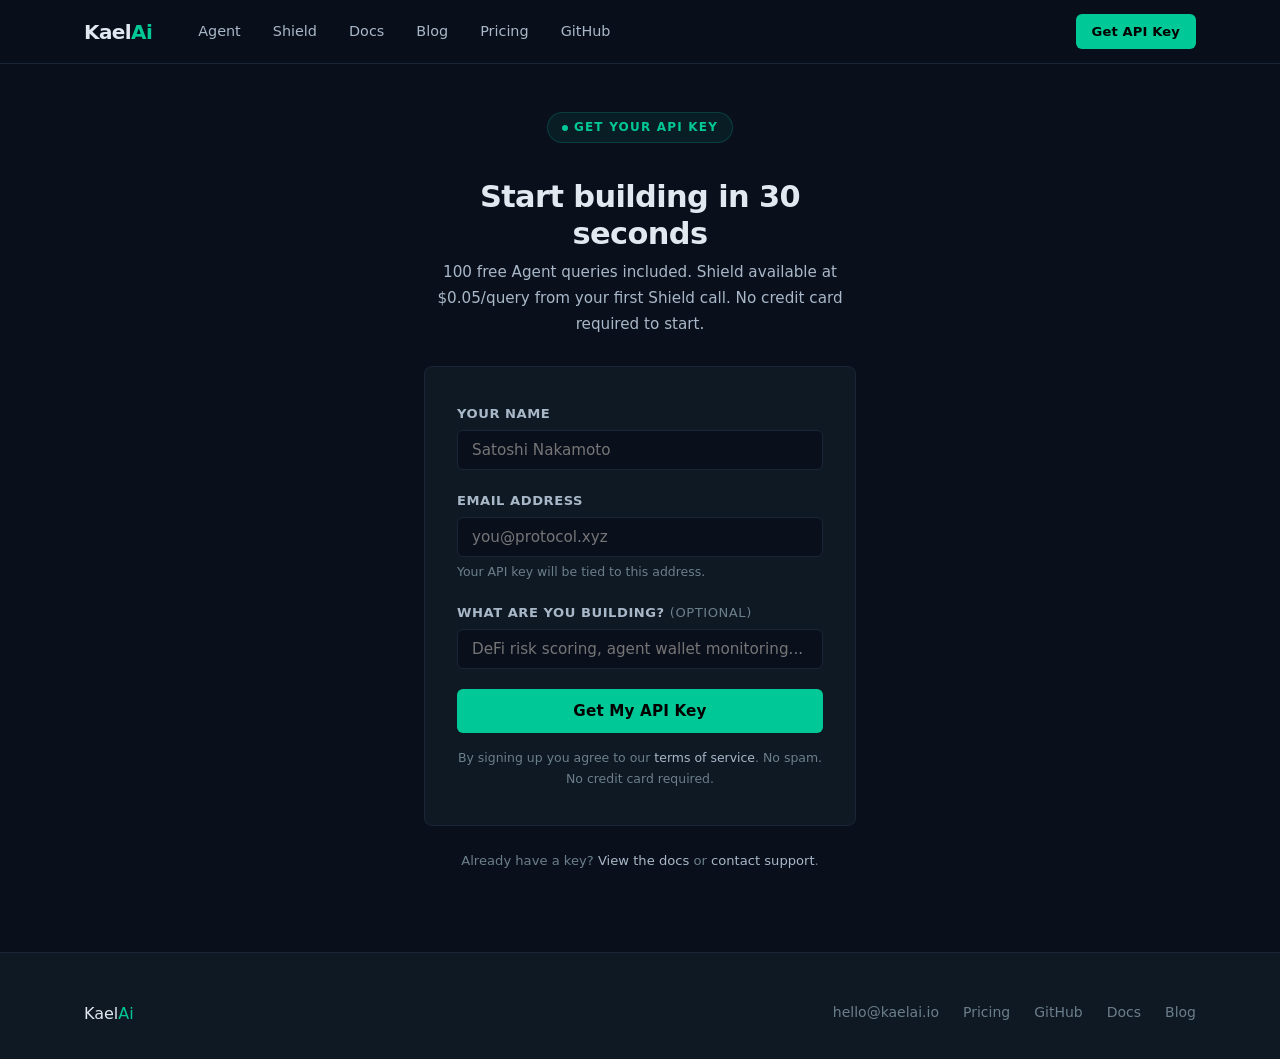
<file: signup/index.html>
<!DOCTYPE html>
<html lang="en">
<head>
  <meta charset="UTF-8" />
  <meta name="viewport" content="width=device-width, initial-scale=1.0">
  <title>Get Your KaelAi API Key - Free, instant access</title>
  <meta name="description" content="Sign up for a KaelAi API key. 100 free queries included. Shield mode available at $0.05/query from your first Shield call.">
  <link rel="stylesheet" href="../assets/style.css">
  <style>
    .signup-wrap {
      max-width: 480px;
      margin: 0 auto;
      padding: 48px 24px 80px;
    }
    .signup-card {
      background: var(--surface);
      border: 1px solid var(--border);
      border-radius: var(--radius);
      padding: 36px 32px;
    }
    .signup-label {
      display: block;
      font-size: 0.82rem;
      font-weight: 600;
      color: var(--text-2);
      margin-bottom: 6px;
      letter-spacing: 0.04em;
      text-transform: uppercase;
    }
    .signup-input {
      width: 100%;
      background: var(--bg);
      border: 1px solid var(--border);
      border-radius: var(--radius-sm);
      color: var(--text);
      font-size: 0.95rem;
      padding: 10px 14px;
      outline: none;
      box-sizing: border-box;
      transition: border-color 0.15s;
    }
    .signup-input:focus {
      border-color: var(--green);
    }
    .signup-field {
      margin-bottom: 20px;
    }
    .signup-field-hint {
      font-size: 0.78rem;
      color: var(--muted);
      margin-top: 5px;
    }
    .signup-error {
      background: var(--red-subtle);
      border: 1px solid var(--red);
      border-radius: var(--radius-sm);
      color: var(--red);
      font-size: 0.85rem;
      padding: 10px 14px;
      margin-bottom: 20px;
      display: none;
    }
    .signup-success {
      display: none;
      text-align: center;
      padding: 12px 0;
    }
    .signup-key-box {
      background: var(--bg);
      border: 1px solid var(--green);
      border-radius: var(--radius-sm);
      font-family: monospace;
      font-size: 0.85rem;
      color: var(--green);
      padding: 12px 14px;
      word-break: break-all;
      margin: 16px 0;
      cursor: pointer;
      position: relative;
      user-select: all;
    }
    .copy-hint {
      font-size: 0.75rem;
      color: var(--muted);
      margin-top: 4px;
    }
    .signup-divider {
      border: none;
      border-top: 1px solid var(--border);
      margin: 20px 0;
    }
  </style>
</head>
<body>

<nav class="nav">
  <div class="nav-inner container">
    <a href="/" class="nav-logo">Kael<span style="color:var(--green);">Ai</span></a>
    <div class="nav-links">
      <a href="/agent">Agent</a>
      <a href="/shield">Shield</a>
      <a href="/docs">Docs</a>
      <a href="/blog">Blog</a>
      <a href="/pricing">Pricing</a>
      <a href="https://github.com/Kaelai-io/KaelAi-docs" target="_blank" rel="noopener">GitHub</a>
    </div>
    <a href="/signup" class="btn btn-primary btn-sm nav-cta">Get API Key</a>
    <button class="nav-hamburger" id="hamburger" aria-label="Toggle menu">
      <span></span><span></span><span></span>
    </button>
  </div>
  <div class="nav-mobile" id="mobile-nav">
    <a href="/agent">Agent</a>
    <a href="/shield">Shield</a>
    <a href="/docs">Docs</a>
    <a href="/blog">Blog</a>
    <a href="/pricing">Pricing</a>
      <a href="https://github.com/Kaelai-io/KaelAi-docs" target="_blank" rel="noopener">GitHub</a>
    <a href="/signup" class="btn btn-primary">Get API Key</a>
  </div>
</nav>

<div class="signup-wrap">

  <!-- Context badge driven by ?from= param -->
  <div style="text-align:center; margin-bottom: 28px;">
    <div class="hero-tag" id="signup-context-tag">Get Your API Key</div>
    <h1 style="font-size: 1.9rem; margin: 12px 0 8px;">Start building in 30 seconds</h1>
    <p style="color: var(--text-2); font-size: 0.95rem;" id="signup-context-sub">
      100 free Agent queries included. Shield available at $0.05/query from your first Shield call. No credit card required to start.
    </p>
  </div>

  <div class="signup-card">

    <!-- Success state -->
    <div class="signup-success" id="signup-success">
      <div style="font-size: 2rem; margin-bottom: 12px;">✅</div>
      <h2 style="font-size: 1.3rem; margin-bottom: 8px;">Your API key is ready</h2>
      <p style="color: var(--text-2); font-size: 0.88rem; margin-bottom: 4px;">
        Copy it now - it won't be shown again.
      </p>
      <div class="signup-key-box" id="key-display" onclick="copyKey()"></div>
      <div class="copy-hint" id="copy-hint">Click to copy</div>
      <hr class="signup-divider">
      <p style="color: var(--text-2); font-size: 0.85rem; margin-bottom: 16px;">
        Add it as a header on every request: <code style="color:var(--green);">Authorization: Bearer YOUR_KEY</code>
      </p>
      <a href="/docs" class="btn btn-primary" style="width:100%; justify-content:center;">View API Docs</a>
    </div>

    <!-- Form state -->
    <form id="signup-form" onsubmit="handleSignup(event)">
      <div class="signup-error" id="signup-error"></div>

      <div class="signup-field">
        <label class="signup-label" for="name">Your name</label>
        <input class="signup-input" type="text" id="name" name="name"
               placeholder="Satoshi Nakamoto" required autocomplete="name">
      </div>

      <div class="signup-field">
        <label class="signup-label" for="email">Email address</label>
        <input class="signup-input" type="email" id="email" name="email"
               placeholder="you@protocol.xyz" required autocomplete="email">
        <div class="signup-field-hint">Your API key will be tied to this address.</div>
      </div>

      <div class="signup-field">
        <label class="signup-label" for="use_case">What are you building? <span style="color:var(--muted); font-weight:400;">(optional)</span></label>
        <input class="signup-input" type="text" id="use_case" name="use_case"
               placeholder="DeFi risk scoring, agent wallet monitoring...">
      </div>

      <button type="submit" class="btn btn-primary" id="submit-btn"
              style="width:100%; justify-content:center; padding: 13px 22px; font-size: 0.95rem;">
        Get My API Key
      </button>

      <p style="text-align:center; font-size:0.78rem; color:var(--muted); margin-top: 14px;">
        By signing up you agree to our
        <a href="mailto:hello@kaelai.io" style="color:var(--text-2);">terms of service</a>.
        No spam. No credit card required.
      </p>
    </form>

  </div>

  <div style="text-align:center; margin-top: 24px;">
    <p style="font-size: 0.82rem; color: var(--muted);">
      Already have a key?
      <a href="/docs" style="color:var(--text-2);">View the docs</a> or
      <a href="mailto:hello@kaelai.io" style="color:var(--text-2);">contact support</a>.
    </p>
  </div>
</div>

<footer class="footer">
  <div class="container footer-inner">
    <div class="footer-brand">Kael<span style="color:var(--green);">Ai</span></div>
    <div class="footer-links">
      <a href="mailto:hello@kaelai.io">hello@kaelai.io</a>
      <a href="/pricing">Pricing</a>
      <a href="https://github.com/Kaelai-io/KaelAi-docs" target="_blank" rel="noopener">GitHub</a>
      <a href="/docs">Docs</a>
      <a href="/blog">Blog</a>
    </div>
  </div>
</footer>

<script>
  // ── Context badge from ?from= query param ────────────────────────────────
  (function() {
    const from = new URLSearchParams(window.location.search).get('from') || '';
    const tag  = document.getElementById('signup-context-tag');
    const sub  = document.getElementById('signup-context-sub');
    if (from === 'shield' || from === 'shield-payg') {
      tag.textContent = 'Shield PAYG - $0.05/query';
      tag.style.background = 'var(--amber-subtle)';
      tag.style.color = 'var(--amber)';
      tag.style.borderColor = 'var(--amber-dim)';
      sub.textContent = 'Get an API key and start scoring wallets with Shield immediately. ' +
        'No subscription needed - billed at $0.05 per Shield query. ' +
        '100 free Agent queries also included.';
    } else if (from === 'agent') {
      tag.textContent = 'Agent - 100 free queries';
      sub.textContent = '100 free Agent queries included on sign-up. No credit card required.';
    }
  })();

  // ── Hamburger toggle ─────────────────────────────────────────────────────
  document.getElementById('hamburger').addEventListener('click', function() {
    document.getElementById('mobile-nav').classList.toggle('open');
  });

  // ── Form submission ──────────────────────────────────────────────────────
  async function handleSignup(e) {
    e.preventDefault();
    const btn   = document.getElementById('submit-btn');
    const errEl = document.getElementById('signup-error');
    errEl.style.display = 'none';
    btn.disabled    = true;
    btn.textContent = 'Creating your key...';

    const body = {
      name:     document.getElementById('name').value.trim(),
      email:    document.getElementById('email').value.trim(),
      use_case: document.getElementById('use_case').value.trim() || null,
    };

    try {
      const res  = await fetch('/api/v1/keys/register', {
        method:  'POST',
        headers: { 'Content-Type': 'application/json' },
        body:    JSON.stringify(body),
      });
      const data = await res.json();

      if (!res.ok) {
        errEl.textContent   = data.detail || 'Something went wrong. Please try again.';
        errEl.style.display = 'block';
        btn.disabled    = false;
        btn.textContent = 'Get My API Key';
        return;
      }

      // Show success
      document.getElementById('signup-form').style.display = 'none';
      const success = document.getElementById('signup-success');
      const keyEl   = document.getElementById('key-display');
      keyEl.textContent       = data.api_key;
      success.style.display   = 'block';

    } catch (err) {
      errEl.textContent   = 'Network error. Please check your connection and try again.';
      errEl.style.display = 'block';
      btn.disabled    = false;
      btn.textContent = 'Get My API Key';
    }
  }

  function copyKey() {
    const key  = document.getElementById('key-display').textContent;
    const hint = document.getElementById('copy-hint');
    navigator.clipboard.writeText(key).then(() => {
      hint.textContent = 'Copied!';
      hint.style.color = 'var(--green)';
      setTimeout(() => {
        hint.textContent = 'Click to copy';
        hint.style.color = '';
      }, 2000);
    });
  }
</script>

</body>
</html>
</file>
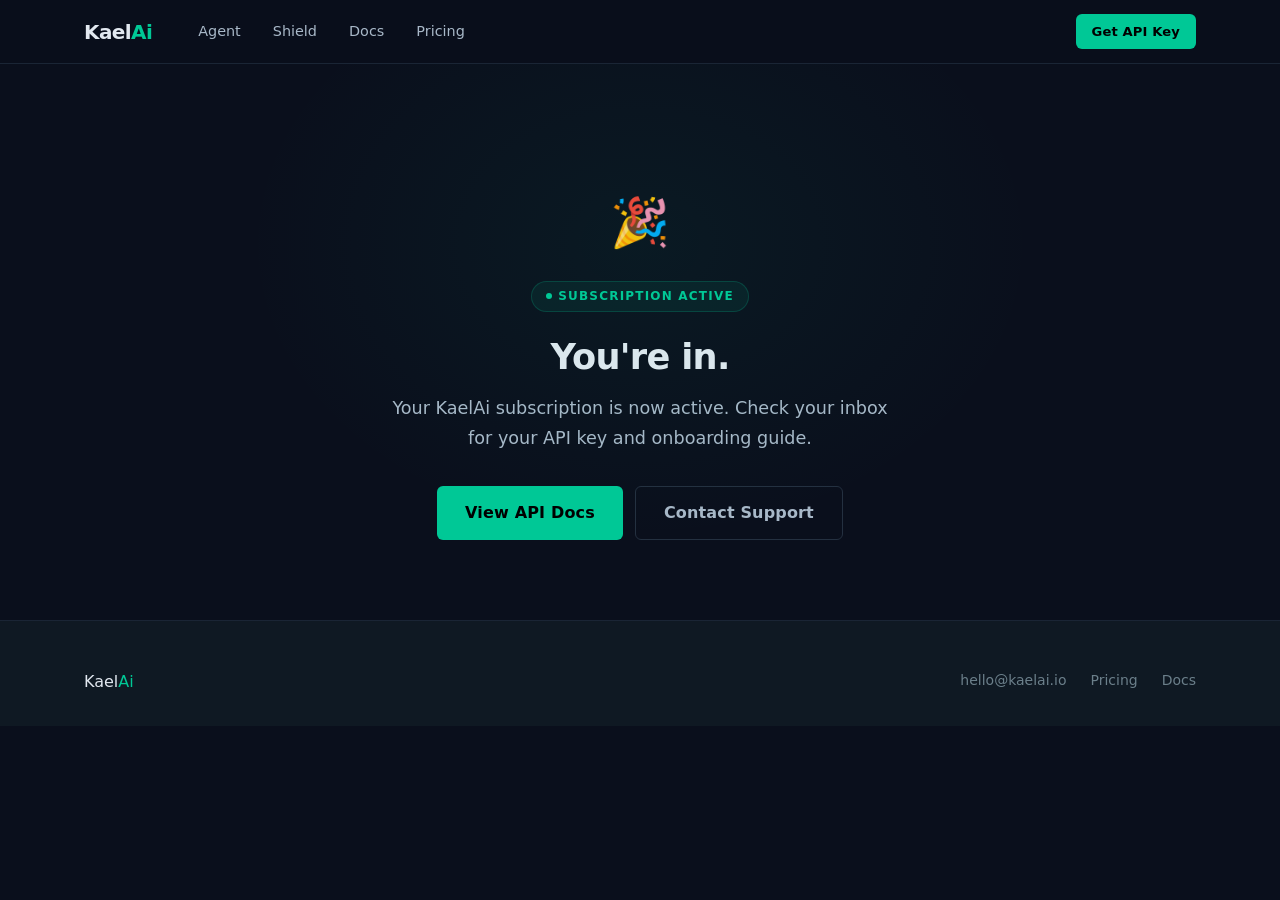
<file: welcome/index.html>
<!DOCTYPE html>
<html lang="en">
<head>
  <meta charset="UTF-8" />
  <meta name="viewport" content="width=device-width, initial-scale=1.0">
  <title>Welcome to KaelAi - Your subscription is active</title>
  <meta name="robots" content="noindex">
  <link rel="stylesheet" href="../assets/style.css">
</head>
<body>

<nav class="nav">
  <div class="nav-inner container">
    <a href="/" class="nav-logo">Kael<span style="color:var(--green);">Ai</span></a>
    <div class="nav-links">
      <a href="/agent">Agent</a>
      <a href="/shield">Shield</a>
      <a href="/docs">Docs</a>
      <a href="/pricing">Pricing</a>
    </div>
    <a href="/agent" class="btn btn-primary btn-sm nav-cta">Get API Key</a>
  </div>
</nav>

<section class="hero" style="padding: 120px 0 80px;">
  <div class="container" style="max-width: 560px; text-align: center;">
    <div style="font-size: 3rem; margin-bottom: 20px;">🎉</div>
    <div class="hero-tag" id="welcome-tag">Subscription active</div>
    <h1 style="font-size: 2.2rem; margin-bottom: 16px;">You're in.</h1>
    <p style="font-size: 1.1rem; color: var(--text-2); margin-bottom: 32px;" id="welcome-body">
      Your KaelAi subscription is now active. Check your inbox for your API key and onboarding guide.
    </p>
    <div style="display: flex; gap: 12px; justify-content: center; flex-wrap: wrap;">
      <a href="/docs" class="btn btn-primary btn-lg">View API Docs</a>
      <a href="mailto:hello@kaelai.io" class="btn btn-ghost btn-lg">Contact Support</a>
    </div>
  </div>
</section>

<footer class="footer">
  <div class="container footer-inner">
    <div class="footer-brand">Kael<span style="color:var(--green);">Ai</span></div>
    <div class="footer-links">
      <a href="mailto:hello@kaelai.io">hello@kaelai.io</a>
      <a href="/pricing">Pricing</a>
      <a href="/docs">Docs</a>
    </div>
  </div>
</footer>

<script>
  const params = new URLSearchParams(window.location.search);
  const plan   = params.get('plan') || '';
  if (plan) {
    const tag  = document.getElementById('welcome-tag');
    const body = document.getElementById('welcome-body');
    const isShield = plan.toLowerCase().includes('shield');
    tag.textContent  = plan + ' - active';
    body.textContent = isShield
      ? 'Your KaelAi Shield subscription is active. Check your inbox for your API key, registry access credentials, and onboarding guide.'
      : 'Your KaelAi subscription is active. Check your inbox for your API key and onboarding guide.';
  }
</script>
</body>
</html>
</file>
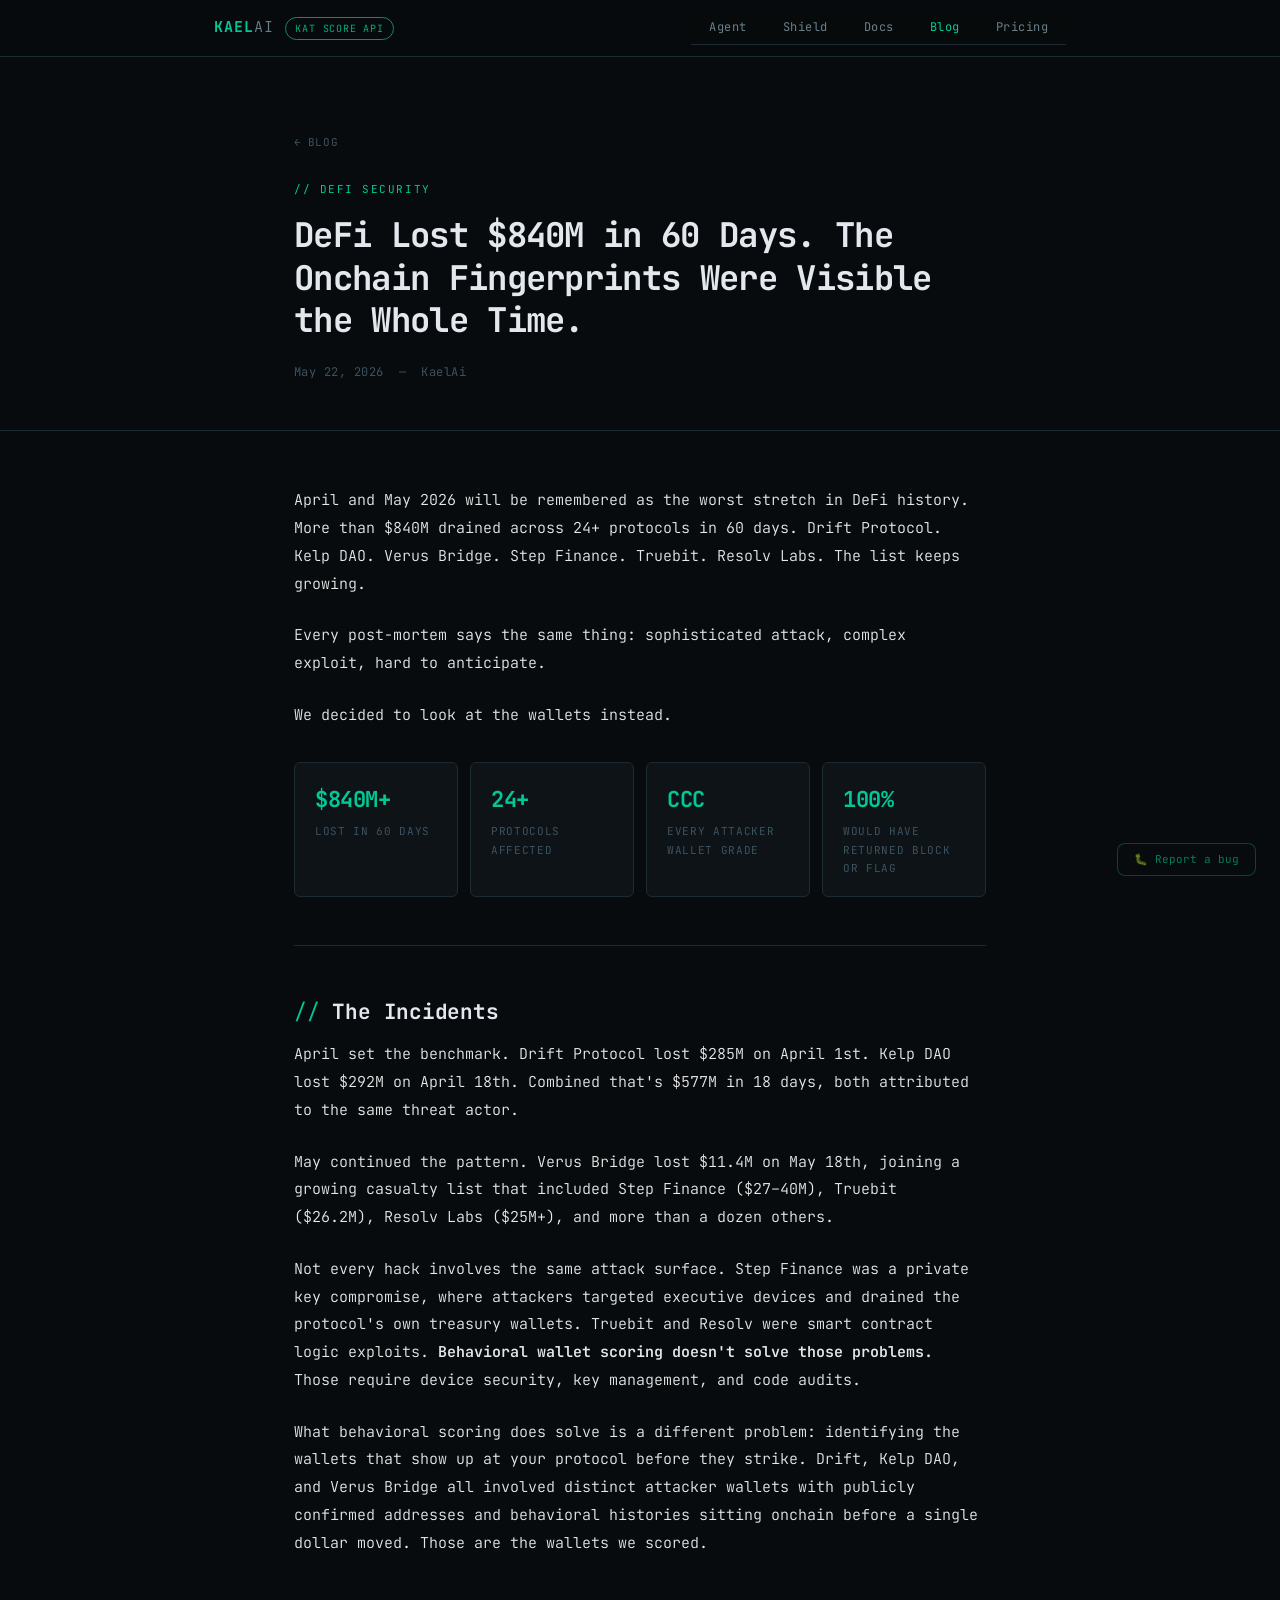
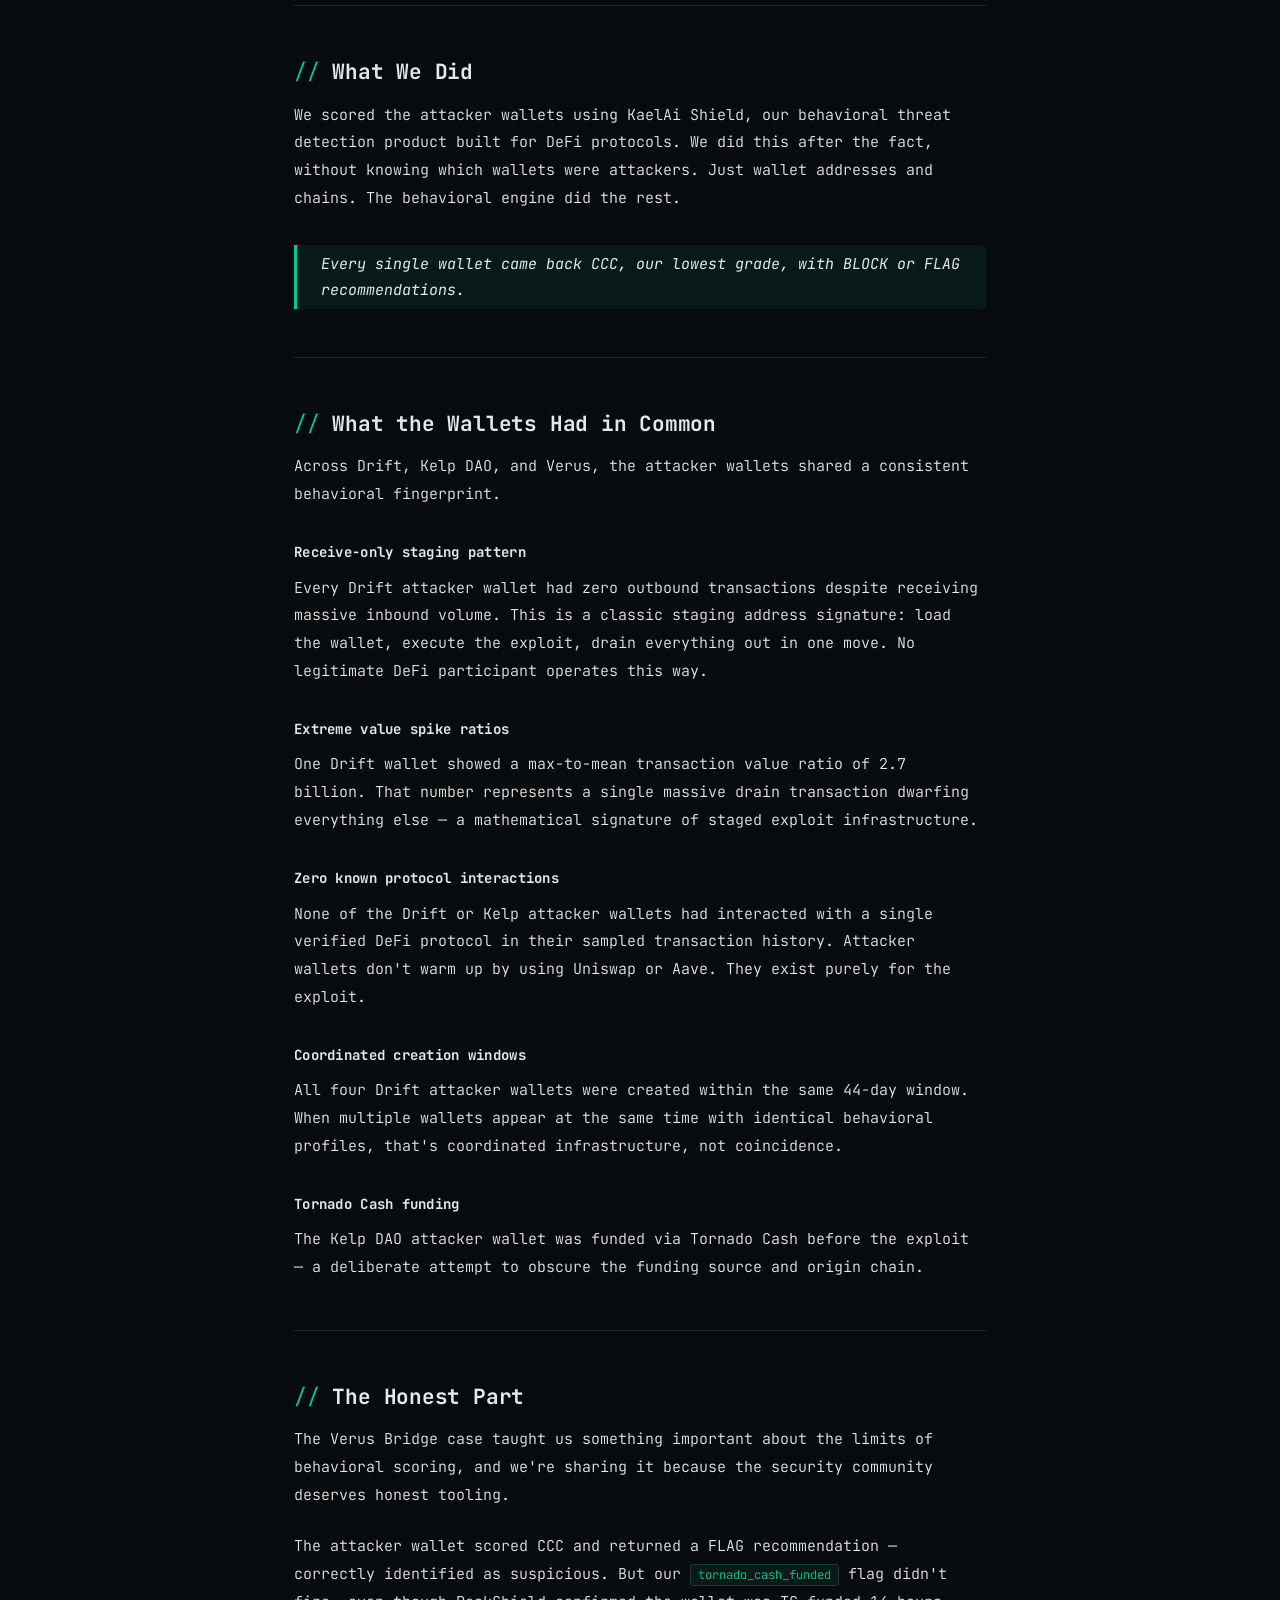
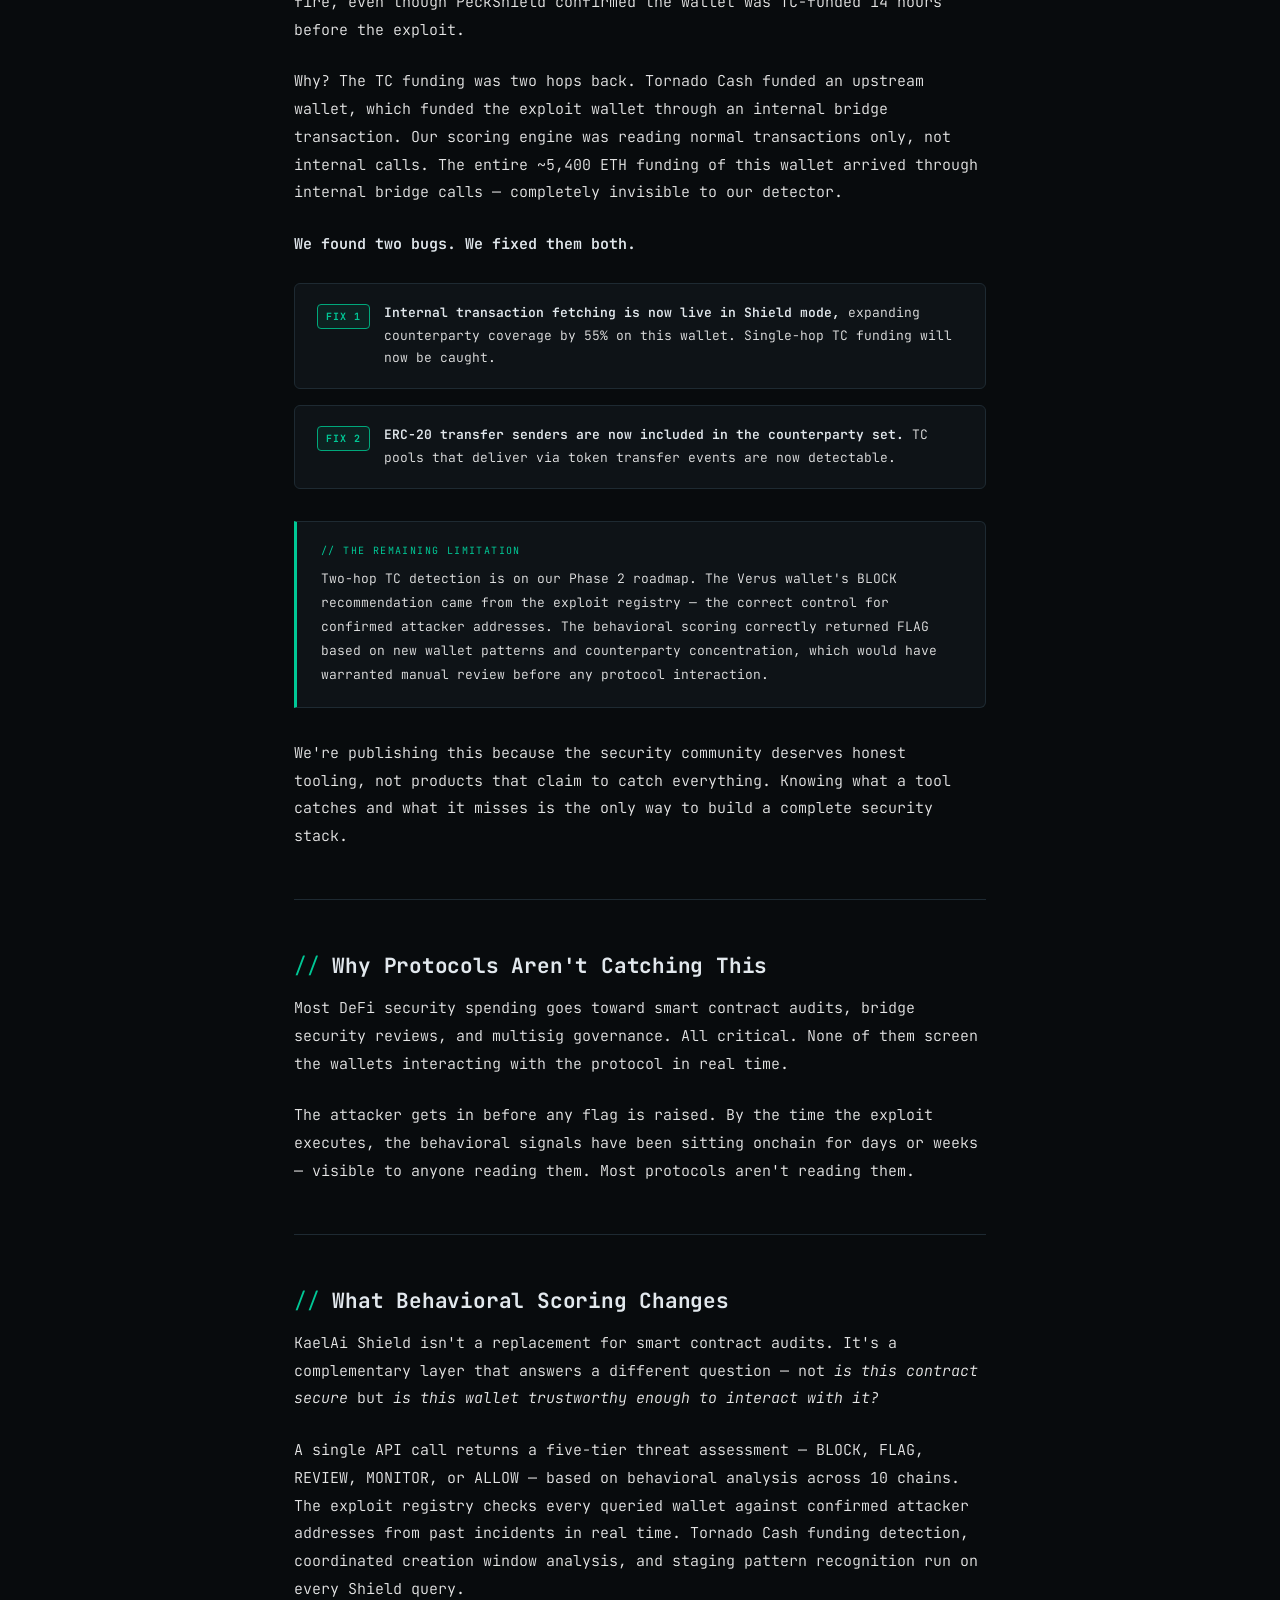
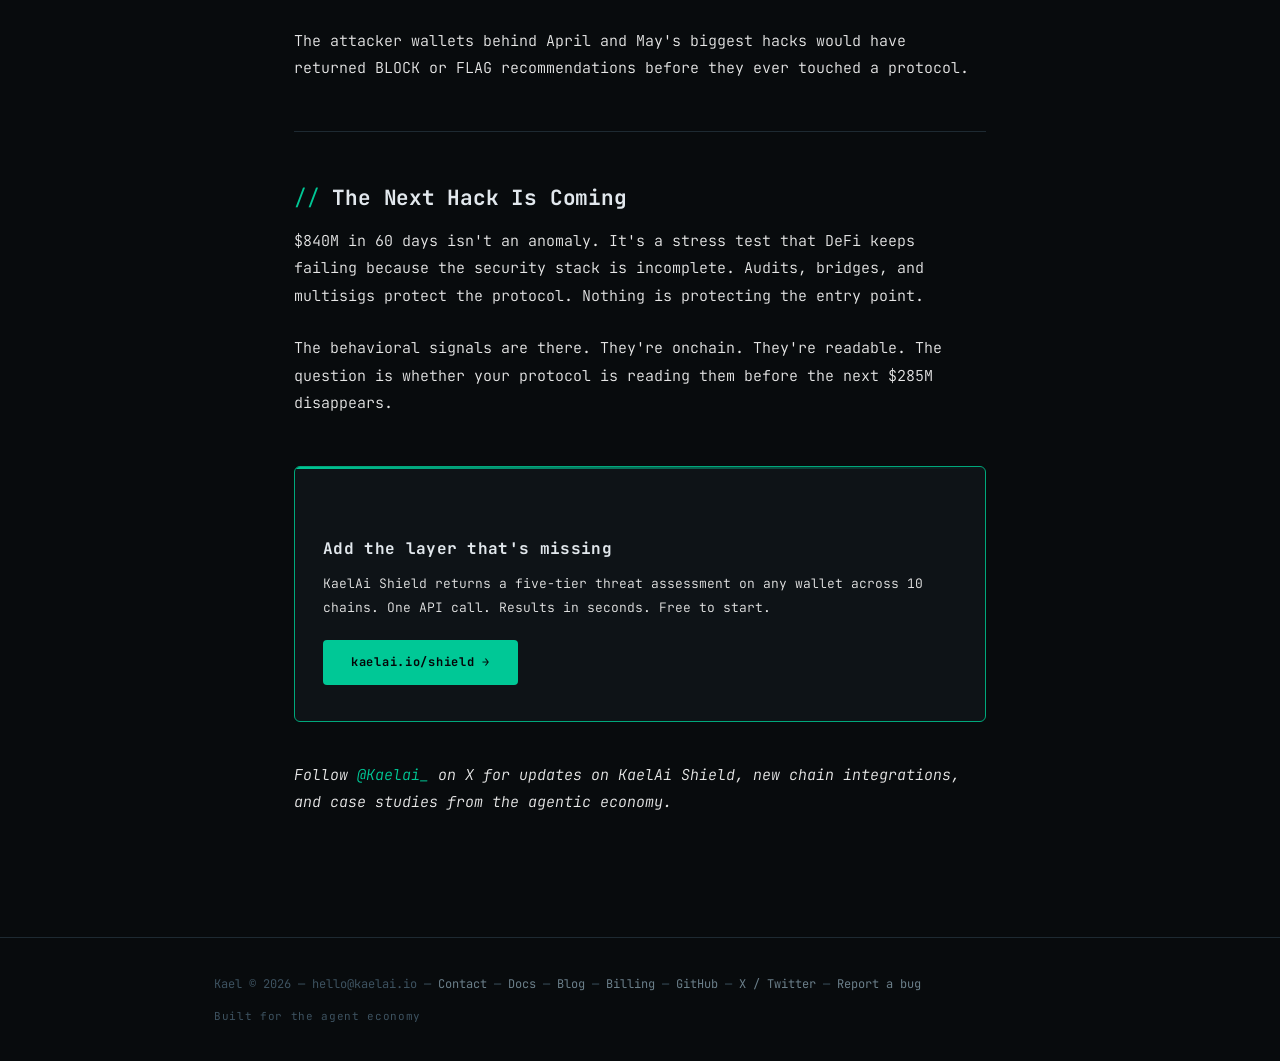
<file: blog/defi-840m-onchain-fingerprints.html>
<!DOCTYPE html>
<html lang="en">
<head>
  <meta charset="UTF-8" />
  <meta name="viewport" content="width=device-width, initial-scale=1.0" />
  <title>DeFi Lost $840M in 60 Days. The Onchain Fingerprints Were Visible the Whole Time. — KaelAi Blog</title>
  <meta name="description" content="April and May 2026 will be remembered as the worst stretch in DeFi history. We scored the attacker wallets. Every single one came back CCC. The behavioral signals were there the whole time." />
  <link rel="canonical" href="https://kaelai.io/blog/defi-840m-onchain-fingerprints.html" />
  <script type="application/ld+json">
  {
    "@context": "https://schema.org",
    "@type": "BlogPosting",
    "headline": "DeFi Lost $840M in 60 Days. The Onchain Fingerprints Were Visible the Whole Time.",
    "datePublished": "2026-05-22",
    "author": { "@type": "Organization", "name": "KaelAi" },
    "publisher": { "@type": "Organization", "name": "KaelAi", "url": "https://kaelai.io" },
    "description": "April and May 2026 will be remembered as the worst stretch in DeFi history. We scored the attacker wallets. Every single one came back CCC."
  }
  </script>
  <link rel="preconnect" href="https://fonts.googleapis.com" />
  <link rel="preconnect" href="https://fonts.gstatic.com" crossorigin />
  <link href="https://fonts.googleapis.com/css2?family=JetBrains+Mono:wght@300;400;500;600;700&display=swap" rel="stylesheet" />
  <style>
    *, *::before, *::after { box-sizing: border-box; margin: 0; padding: 0; }

    :root {
      --bg:           #080b0d;
      --bg-card:      #0e1317;
      --bg-card2:     #111720;
      --border:       #1e2a32;
      --border-glow:  #1a3a30;
      --teal:         #00c896;
      --teal-dim:     #00a87b;
      --teal-faint:   rgba(0, 200, 150, 0.08);
      --teal-glow:    rgba(0, 200, 150, 0.15);
      --text:         #e2e8ed;
      --text-muted:   #6b7f8a;
      --text-dim:     #3d5260;
      --red:          #ff4d6a;
      --yellow:       #f0b429;
      --font:         'JetBrains Mono', 'Fira Code', 'Courier New', monospace;
    }

    html { scroll-behavior: smooth; }

    body {
      background: var(--bg);
      color: var(--text);
      font-family: var(--font);
      font-size: 15px;
      line-height: 1.7;
      -webkit-font-smoothing: antialiased;
      overflow-x: hidden;
    }

    a { color: var(--teal); text-decoration: none; }
    a:hover { text-decoration: underline; }

    /* ── Nav ─────────────────────────────────────────────────────────── */
    nav {
      position: sticky;
      top: 0;
      z-index: 100;
      background: rgba(8, 11, 13, 0.92);
      -webkit-backdrop-filter: blur(12px);
      backdrop-filter: blur(12px);
      border-bottom: 1px solid var(--border);
    }

    .nav-inner {
      max-width: 900px;
      margin: 0 auto;
      padding: 0 24px;
      height: 56px;
      display: flex;
      align-items: center;
      justify-content: space-between;
    }

    .nav-left {
      display: flex;
      align-items: center;
      gap: 12px;
      flex-shrink: 0;
    }

    .nav-logo {
      font-size: 15px;
      font-weight: 700;
      color: var(--teal);
      letter-spacing: 0.06em;
      white-space: nowrap;
    }

    .nav-logo span { color: var(--text-muted); font-weight: 300; }

    .nav-pill {
      font-size: 10px;
      color: var(--teal);
      border: 1px solid var(--teal-dim);
      padding: 2px 9px;
      border-radius: 100px;
      letter-spacing: 0.08em;
      white-space: nowrap;
      opacity: 0.85;
    }

    .nav-links {
      display: flex;
      align-items: center;
      gap: 0;
      list-style: none;
      margin: 0;
      padding: 0;
    }

    .nav-links a {
      display: inline-flex;
      align-items: center;
      gap: 5px;
      font-size: 12px;
      color: var(--text-muted);
      letter-spacing: 0.04em;
      padding: 6px 18px;
      border-radius: 3px;
      transition: color 0.15s;
      white-space: nowrap;
    }

    .nav-links a:hover { color: var(--text); text-decoration: none; }
    .nav-links a.active { color: var(--teal); }

    @media (max-width: 600px) {
      .nav-inner { padding: 0 16px; }
      .nav-pill   { display: none; }
      .nav-links a { padding: 6px 10px; font-size: 11px; }
    }

    @media (max-width: 400px) {
      .nav-links a { padding: 6px 7px; }
    }

    /* ── Article Layout ──────────────────────────────────────────────── */
    .article-wrap {
      max-width: 740px;
      margin: 0 auto;
      padding: 0 24px;
    }

    /* ── Post Header ─────────────────────────────────────────────────── */
    .post-header {
      padding: 72px 0 48px;
      border-bottom: 1px solid var(--border);
    }

    .post-header .back-link {
      display: inline-flex;
      align-items: center;
      gap: 6px;
      font-size: 11px;
      color: var(--text-dim);
      letter-spacing: 0.06em;
      text-transform: uppercase;
      margin-bottom: 28px;
      transition: color 0.15s;
    }

    .post-header .back-link::before { content: '←'; }
    .post-header .back-link:hover { color: var(--teal); text-decoration: none; }

    .post-header .section-label {
      font-size: 11px;
      letter-spacing: 0.14em;
      text-transform: uppercase;
      color: var(--teal);
      margin-bottom: 16px;
    }

    .post-header h1 {
      font-size: clamp(22px, 4vw, 34px);
      font-weight: 700;
      letter-spacing: -0.02em;
      line-height: 1.25;
      margin-bottom: 20px;
    }

    .post-meta {
      font-size: 12px;
      color: var(--text-dim);
      letter-spacing: 0.04em;
    }

    /* ── Article Body ─────────────────────────────────────────────────── */
    .post-body {
      padding: 56px 0 96px;
    }

    .post-body p {
      font-size: 15px;
      line-height: 1.85;
      color: var(--text-muted);
      margin-bottom: 24px;
      font-weight: 300;
    }

    .post-body p strong {
      color: var(--text);
      font-weight: 600;
    }

    .post-body h2 {
      font-size: clamp(17px, 2.5vw, 21px);
      font-weight: 700;
      letter-spacing: -0.01em;
      color: var(--text);
      margin: 52px 0 16px;
      line-height: 1.3;
    }

    .post-body h2::before {
      content: '// ';
      color: var(--teal);
      font-weight: 400;
    }

    .post-body h3 {
      font-size: 14px;
      font-weight: 700;
      color: var(--text);
      margin: 32px 0 10px;
      letter-spacing: 0.02em;
    }

    .post-body ul {
      margin: 0 0 28px 0;
      padding-left: 0;
      list-style: none;
    }

    .post-body ul li {
      font-size: 14px;
      color: var(--text-muted);
      line-height: 1.85;
      margin-bottom: 10px;
      font-weight: 300;
      padding-left: 20px;
      position: relative;
    }

    .post-body ul li::before {
      content: '—';
      color: var(--teal);
      position: absolute;
      left: 0;
      font-weight: 400;
    }

    .post-body ul li strong { color: var(--text); font-weight: 600; }

    /* ── Horizontal rule ─────────────────────────────────────────────── */
    .post-body hr {
      border: none;
      border-top: 1px solid var(--border);
      margin: 48px 0;
    }

    /* ── Blockquote ──────────────────────────────────────────────────── */
    .post-body blockquote {
      border-left: 3px solid var(--teal);
      margin: 32px 0;
      padding: 6px 24px;
      background: var(--teal-faint);
      border-radius: 0 4px 4px 0;
    }

    .post-body blockquote p {
      font-size: 15px;
      color: var(--text);
      font-weight: 400;
      font-style: italic;
      margin-bottom: 0;
      line-height: 1.75;
    }

    /* ── Inline code ─────────────────────────────────────────────────── */
    .post-body code {
      background: var(--teal-faint);
      border: 1px solid var(--border-glow);
      color: var(--teal);
      font-family: var(--font);
      font-size: 12px;
      padding: 2px 7px;
      border-radius: 3px;
    }

    /* ── Callout box ──────────────────────────────────────────────────── */
    .callout {
      background: var(--bg-card);
      border: 1px solid var(--border);
      border-left: 3px solid var(--teal);
      border-radius: 0 6px 6px 0;
      padding: 20px 24px;
      margin: 32px 0;
    }

    .callout-label {
      font-size: 10px;
      letter-spacing: 0.14em;
      text-transform: uppercase;
      color: var(--teal);
      margin-bottom: 8px;
    }

    .callout p {
      font-size: 13px !important;
      margin-bottom: 0 !important;
      color: var(--text-muted) !important;
    }

    /* ── Stat row ────────────────────────────────────────────────────── */
    .stat-row {
      display: grid;
      grid-template-columns: repeat(auto-fit, minmax(160px, 1fr));
      gap: 12px;
      margin: 32px 0;
    }

    .stat-box {
      background: var(--bg-card);
      border: 1px solid var(--border);
      border-radius: 6px;
      padding: 18px 20px;
    }

    .stat-box .stat-value {
      font-size: 22px;
      font-weight: 700;
      color: var(--teal);
      letter-spacing: -0.02em;
      margin-bottom: 4px;
    }

    .stat-box .stat-label {
      font-size: 11px;
      color: var(--text-dim);
      letter-spacing: 0.06em;
      text-transform: uppercase;
    }

    /* ── Fix boxes ───────────────────────────────────────────────────── */
    .fix-box {
      background: var(--bg-card);
      border: 1px solid var(--border);
      border-radius: 6px;
      padding: 18px 22px;
      margin: 16px 0;
      display: flex;
      gap: 14px;
      align-items: flex-start;
    }

    .fix-badge {
      font-size: 10px;
      font-weight: 700;
      letter-spacing: 0.1em;
      color: var(--teal);
      background: var(--teal-faint);
      border: 1px solid var(--teal-dim);
      border-radius: 4px;
      padding: 3px 8px;
      white-space: nowrap;
      margin-top: 2px;
      flex-shrink: 0;
    }

    .fix-text {
      font-size: 13px;
      color: var(--text-muted);
      line-height: 1.75;
      font-weight: 300;
    }

    .fix-text strong { color: var(--text); font-weight: 600; }

    /* ── CTA block ───────────────────────────────────────────────────── */
    .post-cta {
      background: var(--bg-card);
      border: 1px solid var(--teal-dim);
      border-radius: 6px;
      padding: 36px 28px;
      margin: 48px 0 0;
      position: relative;
      overflow: hidden;
    }

    .post-cta::before {
      content: '';
      position: absolute;
      top: 0; left: 0; right: 0;
      height: 2px;
      background: linear-gradient(90deg, var(--teal), transparent);
    }

    .post-cta h3 {
      font-size: 16px;
      font-weight: 700;
      color: var(--text);
      margin-bottom: 10px;
    }

    .post-cta p {
      font-size: 13px !important;
      color: var(--text-muted) !important;
      margin-bottom: 20px !important;
      font-weight: 300 !important;
    }

    .cta-btn {
      display: inline-block;
      background: var(--teal);
      color: #040608;
      font-family: var(--font);
      font-size: 12px;
      font-weight: 700;
      letter-spacing: 0.06em;
      padding: 12px 28px;
      border-radius: 4px;
      transition: background 0.15s, box-shadow 0.15s;
    }

    .cta-btn:hover {
      background: #00e8af;
      box-shadow: 0 0 24px rgba(0, 200, 150, 0.35);
      text-decoration: none;
    }

    /* ── Post footer ─────────────────────────────────────────────────── */
    .post-follow {
      margin-top: 40px;
      font-size: 13px;
      color: var(--text-dim);
      font-weight: 300;
      font-style: italic;
    }

    .post-follow a { color: var(--teal); }

    /* ── Footer ──────────────────────────────────────────────────────── */
    footer {
      border-top: 1px solid var(--border);
      padding: 36px 0;
    }

    .footer-inner {
      max-width: 900px;
      margin: 0 auto;
      padding: 0 24px;
      display: flex;
      flex-wrap: wrap;
      align-items: center;
      justify-content: space-between;
      gap: 12px;
    }

    .footer-copy {
      font-size: 12px;
      color: var(--text-dim);
    }

    .footer-copy a { color: var(--text-muted); }
    .footer-copy a:hover { color: var(--teal); }

    .footer-tag {
      font-size: 11px;
      color: var(--text-dim);
      letter-spacing: 0.06em;
    }

    /* ── Mobile ──────────────────────────────────────────────────────── */
    @media (max-width: 768px) {
      .post-header { padding: 48px 0 36px; }
      .post-body { padding: 40px 0 72px; }
      .stat-row { grid-template-columns: repeat(2, 1fr); }
    }
    .post-body { --text-muted: #e8e8e8; }
  </style>
</head>
<body>

<!-- ── Nav ──────────────────────────────────────────────────────────────── -->
<nav>
  <div class="nav-inner">
    <div class="nav-left">
      <a href="/" class="nav-logo">KAEL<span>AI</span></a>
      <div class="nav-pill">KAT SCORE API</div>
    </div>
    <nav class="nav-links" aria-label="Site navigation">
      <a href="/agent">Agent</a>
      <a href="/shield">Shield</a>
      <a href="/docs">Docs</a>
      <a href="/blog" class="active">Blog</a>
      <a href="/pricing">Pricing</a>
    </nav>
  </div>
</nav>

<!-- ── Post Header ────────────────────────────────────────────────────────── -->
<header class="post-header">
  <div class="article-wrap">
    <a class="back-link" href="/blog">Blog</a>
    <div class="section-label">// defi security</div>
    <h1>DeFi Lost $840M in 60 Days. The Onchain Fingerprints Were Visible the Whole Time.</h1>
    <div class="post-meta">May 22, 2026 &nbsp;&mdash;&nbsp; KaelAi</div>
  </div>
</header>

<!-- ── Post Body ──────────────────────────────────────────────────────────── -->
<main class="post-body">
  <div class="article-wrap">

    <p>
      April and May 2026 will be remembered as the worst stretch in DeFi history. More than $840M drained across 24+ protocols in 60 days. Drift Protocol. Kelp DAO. Verus Bridge. Step Finance. Truebit. Resolv Labs. The list keeps growing.
    </p>

    <p>
      Every post-mortem says the same thing: sophisticated attack, complex exploit, hard to anticipate.
    </p>

    <p>We decided to look at the wallets instead.</p>

    <div class="stat-row">
      <div class="stat-box">
        <div class="stat-value">$840M+</div>
        <div class="stat-label">Lost in 60 days</div>
      </div>
      <div class="stat-box">
        <div class="stat-value">24+</div>
        <div class="stat-label">Protocols affected</div>
      </div>
      <div class="stat-box">
        <div class="stat-value">CCC</div>
        <div class="stat-label">Every attacker wallet grade</div>
      </div>
      <div class="stat-box">
        <div class="stat-value">100%</div>
        <div class="stat-label">Would have returned BLOCK or FLAG</div>
      </div>
    </div>

    <hr>

    <h2>The Incidents</h2>

    <p>
      April set the benchmark. Drift Protocol lost $285M on April 1st. Kelp DAO lost $292M on April 18th. Combined that's $577M in 18 days, both attributed to the same threat actor.
    </p>

    <p>
      May continued the pattern. Verus Bridge lost $11.4M on May 18th, joining a growing casualty list that included Step Finance ($27–40M), Truebit ($26.2M), Resolv Labs ($25M+), and more than a dozen others.
    </p>

    <p>
      Not every hack involves the same attack surface. Step Finance was a private key compromise, where attackers targeted executive devices and drained the protocol's own treasury wallets. Truebit and Resolv were smart contract logic exploits. <strong>Behavioral wallet scoring doesn't solve those problems.</strong> Those require device security, key management, and code audits.
    </p>

    <p>
      What behavioral scoring does solve is a different problem: identifying the wallets that show up at your protocol before they strike. Drift, Kelp DAO, and Verus Bridge all involved distinct attacker wallets with publicly confirmed addresses and behavioral histories sitting onchain before a single dollar moved. Those are the wallets we scored.
    </p>

    <hr>

    <h2>What We Did</h2>

    <p>
      We scored the attacker wallets using KaelAi Shield, our behavioral threat detection product built for DeFi protocols. We did this after the fact, without knowing which wallets were attackers. Just wallet addresses and chains. The behavioral engine did the rest.
    </p>

    <blockquote>
      <p>Every single wallet came back CCC, our lowest grade, with BLOCK or FLAG recommendations.</p>
    </blockquote>

    <hr>

    <h2>What the Wallets Had in Common</h2>

    <p>
      Across Drift, Kelp DAO, and Verus, the attacker wallets shared a consistent behavioral fingerprint.
    </p>

    <h3>Receive-only staging pattern</h3>
    <p>
      Every Drift attacker wallet had zero outbound transactions despite receiving massive inbound volume. This is a classic staging address signature: load the wallet, execute the exploit, drain everything out in one move. No legitimate DeFi participant operates this way.
    </p>

    <h3>Extreme value spike ratios</h3>
    <p>
      One Drift wallet showed a max-to-mean transaction value ratio of 2.7 billion. That number represents a single massive drain transaction dwarfing everything else — a mathematical signature of staged exploit infrastructure.
    </p>

    <h3>Zero known protocol interactions</h3>
    <p>
      None of the Drift or Kelp attacker wallets had interacted with a single verified DeFi protocol in their sampled transaction history. Attacker wallets don't warm up by using Uniswap or Aave. They exist purely for the exploit.
    </p>

    <h3>Coordinated creation windows</h3>
    <p>
      All four Drift attacker wallets were created within the same 44-day window. When multiple wallets appear at the same time with identical behavioral profiles, that's coordinated infrastructure, not coincidence.
    </p>

    <h3>Tornado Cash funding</h3>
    <p>
      The Kelp DAO attacker wallet was funded via Tornado Cash before the exploit — a deliberate attempt to obscure the funding source and origin chain.
    </p>

    <hr>

    <h2>The Honest Part</h2>

    <p>
      The Verus Bridge case taught us something important about the limits of behavioral scoring, and we're sharing it because the security community deserves honest tooling.
    </p>

    <p>
      The attacker wallet scored CCC and returned a FLAG recommendation — correctly identified as suspicious. But our <code>tornado_cash_funded</code> flag didn't fire, even though PeckShield confirmed the wallet was TC-funded 14 hours before the exploit.
    </p>

    <p>
      Why? The TC funding was two hops back. Tornado Cash funded an upstream wallet, which funded the exploit wallet through an internal bridge transaction. Our scoring engine was reading normal transactions only, not internal calls. The entire ~5,400 ETH funding of this wallet arrived through internal bridge calls — completely invisible to our detector.
    </p>

    <p><strong>We found two bugs. We fixed them both.</strong></p>

    <div class="fix-box">
      <div class="fix-badge">FIX 1</div>
      <div class="fix-text">
        <strong>Internal transaction fetching is now live in Shield mode,</strong> expanding counterparty coverage by 55% on this wallet. Single-hop TC funding will now be caught.
      </div>
    </div>

    <div class="fix-box">
      <div class="fix-badge">FIX 2</div>
      <div class="fix-text">
        <strong>ERC-20 transfer senders are now included in the counterparty set.</strong> TC pools that deliver via token transfer events are now detectable.
      </div>
    </div>

    <div class="callout">
      <div class="callout-label">// the remaining limitation</div>
      <p>Two-hop TC detection is on our Phase 2 roadmap. The Verus wallet's BLOCK recommendation came from the exploit registry — the correct control for confirmed attacker addresses. The behavioral scoring correctly returned FLAG based on new wallet patterns and counterparty concentration, which would have warranted manual review before any protocol interaction.</p>
    </div>

    <p>
      We're publishing this because the security community deserves honest tooling, not products that claim to catch everything. Knowing what a tool catches and what it misses is the only way to build a complete security stack.
    </p>

    <hr>

    <h2>Why Protocols Aren't Catching This</h2>

    <p>
      Most DeFi security spending goes toward smart contract audits, bridge security reviews, and multisig governance. All critical. None of them screen the wallets interacting with the protocol in real time.
    </p>

    <p>
      The attacker gets in before any flag is raised. By the time the exploit executes, the behavioral signals have been sitting onchain for days or weeks — visible to anyone reading them. Most protocols aren't reading them.
    </p>

    <hr>

    <h2>What Behavioral Scoring Changes</h2>

    <p>
      KaelAi Shield isn't a replacement for smart contract audits. It's a complementary layer that answers a different question — not <em>is this contract secure</em> but <em>is this wallet trustworthy enough to interact with it?</em>
    </p>

    <p>
      A single API call returns a five-tier threat assessment — BLOCK, FLAG, REVIEW, MONITOR, or ALLOW — based on behavioral analysis across 10 chains. The exploit registry checks every queried wallet against confirmed attacker addresses from past incidents in real time. Tornado Cash funding detection, coordinated creation window analysis, and staging pattern recognition run on every Shield query.
    </p>

    <p>
      The attacker wallets behind April and May's biggest hacks would have returned BLOCK or FLAG recommendations before they ever touched a protocol.
    </p>

    <hr>

    <h2>The Next Hack Is Coming</h2>

    <p>
      $840M in 60 days isn't an anomaly. It's a stress test that DeFi keeps failing because the security stack is incomplete. Audits, bridges, and multisigs protect the protocol. Nothing is protecting the entry point.
    </p>

    <p>
      The behavioral signals are there. They're onchain. They're readable. The question is whether your protocol is reading them before the next $285M disappears.
    </p>

    <!-- ── CTA ─────────────────────────────────────────────────────── -->
    <div class="post-cta">
      <h3>Add the layer that's missing</h3>
      <p>KaelAi Shield returns a five-tier threat assessment on any wallet across 10 chains. One API call. Results in seconds. Free to start.</p>
      <a class="cta-btn" href="/shield">kaelai.io/shield →</a>
    </div>

    <p class="post-follow">
      Follow <a href="https://x.com/Kaelai_" target="_blank" rel="noopener">@Kaelai_</a> on X for updates on KaelAi Shield, new chain integrations, and case studies from the agentic economy.
    </p>

  </div>
</main>

<!-- ── Footer ─────────────────────────────────────────────────────────────── -->
<footer>
  <div class="footer-inner">
    <div class="footer-copy">
      Kael &copy; 2026 &mdash;
      hello@kaelai.io &mdash;
      <a href="/contact">Contact</a> &mdash;
      <a href="/docs">Docs</a> &mdash;
      <a href="/blog">Blog</a> &mdash;
      <a href="/billing">Billing</a> &mdash;
      <a href="https://github.com/Kaelai-io/KaelAi-docs" target="_blank" rel="noopener">GitHub</a> &mdash;
      <a href="https://x.com/Kaelai_" target="_blank" rel="noopener">X / Twitter</a> &mdash;
      <a href="mailto:hello@kaelai.io?subject=Bug%20Report%20%E2%80%94%20Kael%20Beta&body=Page%3A%20%0ADescription%3A%20%0AExpected%3A%20%0AActual%3A%20">Report a bug</a>
    </div>
    <div class="footer-tag">Built for the agent economy</div>
  </div>
</footer>

<a href="mailto:hello@kaelai.io?subject=Bug%20Report%20%E2%80%94%20Kael%20Beta&body=Page%3A%20%0ADescription%3A%20%0AExpected%3A%20%0AActual%3A%20" id="bug-float" style="
  position:fixed;
  bottom:24px;
  right:24px;
  background:#080b0d;
  border:1px solid rgba(0,200,150,0.30);
  border-radius:8px;
  padding:10px 16px;
  font-family:'JetBrains Mono','Courier New',monospace;
  font-size:11px;
  color:rgba(0,200,150,0.60);
  text-decoration:none;
  z-index:1000;
  transition:border-color 0.2s,color 0.2s;
  line-height:1;
" onmouseover="this.style.borderColor='rgba(0,200,150,0.70)';this.style.color='rgba(0,200,150,0.90)'"
   onmouseout="this.style.borderColor='rgba(0,200,150,0.30)';this.style.color='rgba(0,200,150,0.60)'"
>🐛 Report a bug</a>
<style>
  @media (max-width: 640px) {
    #bug-float { bottom:16px !important; right:16px !important; padding:8px 12px !important; font-size:10px !important; }
  }
</style>

</body>
</html>
</file>
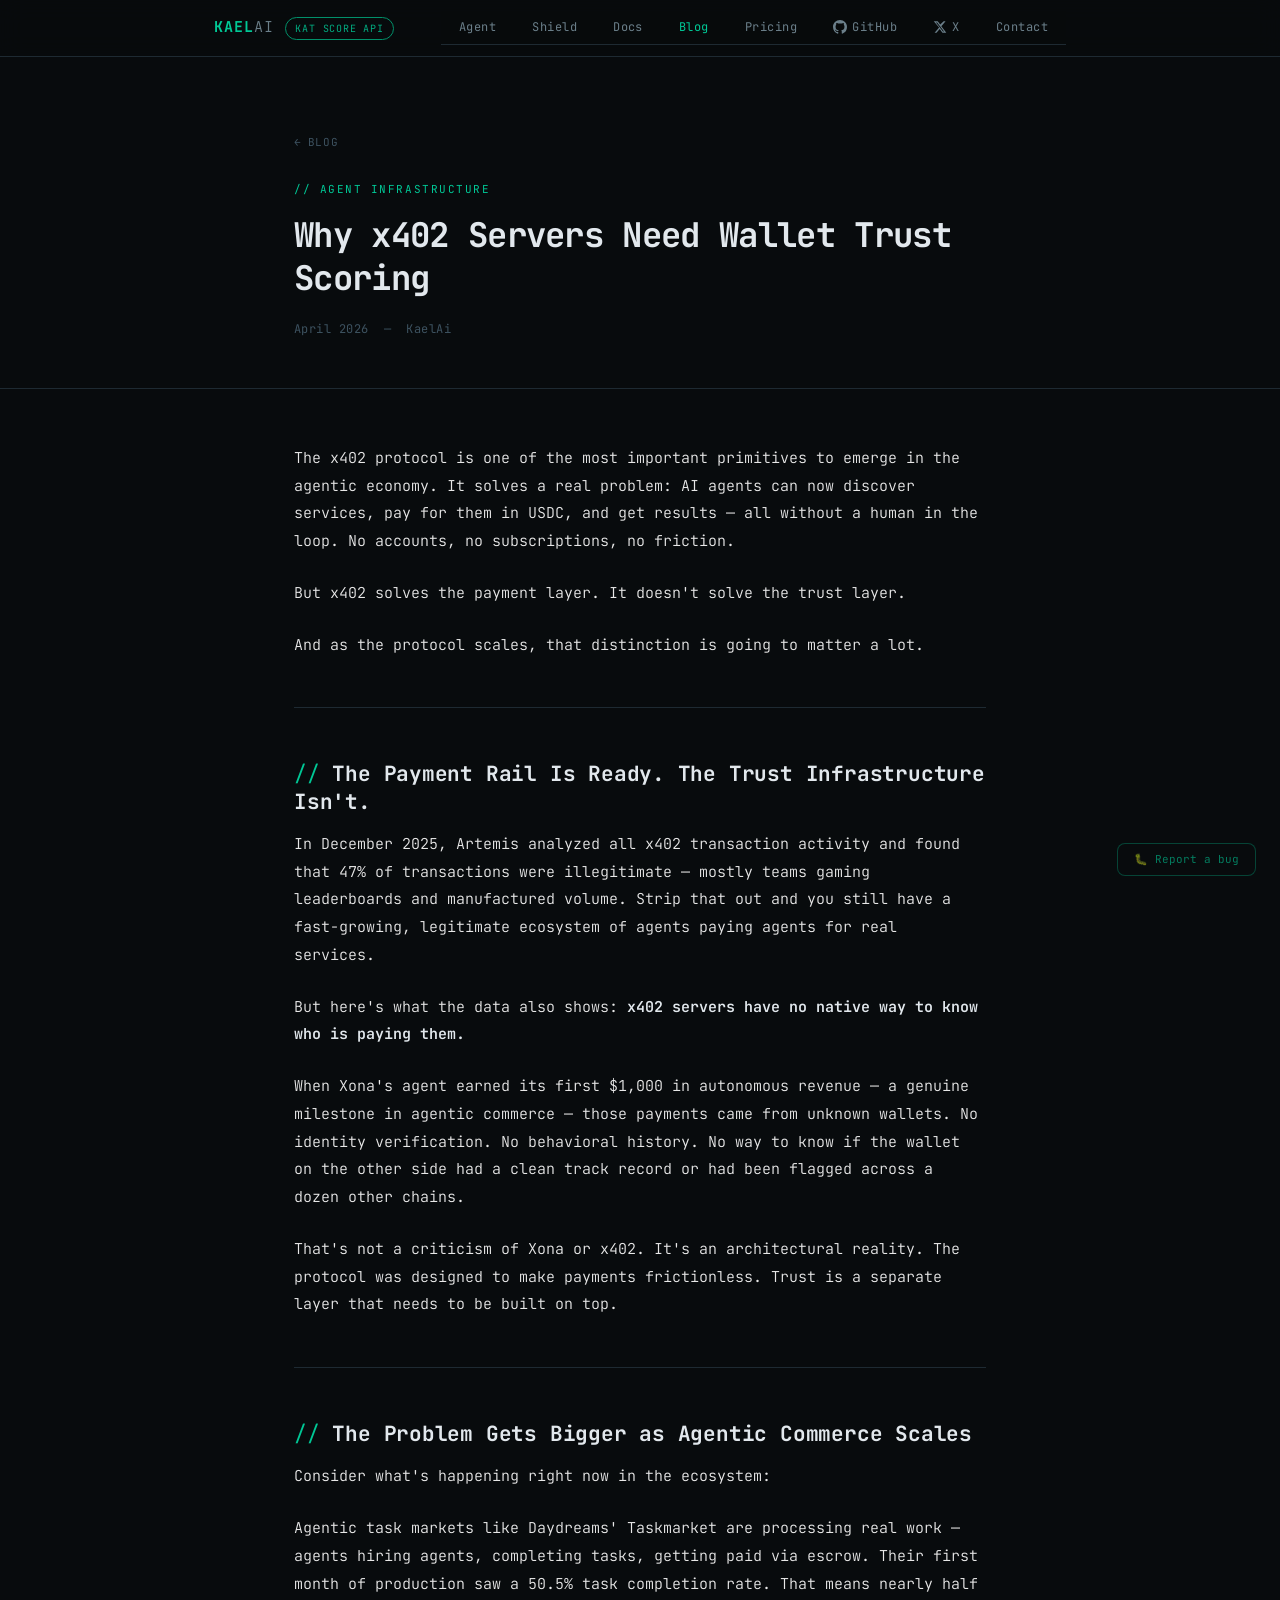
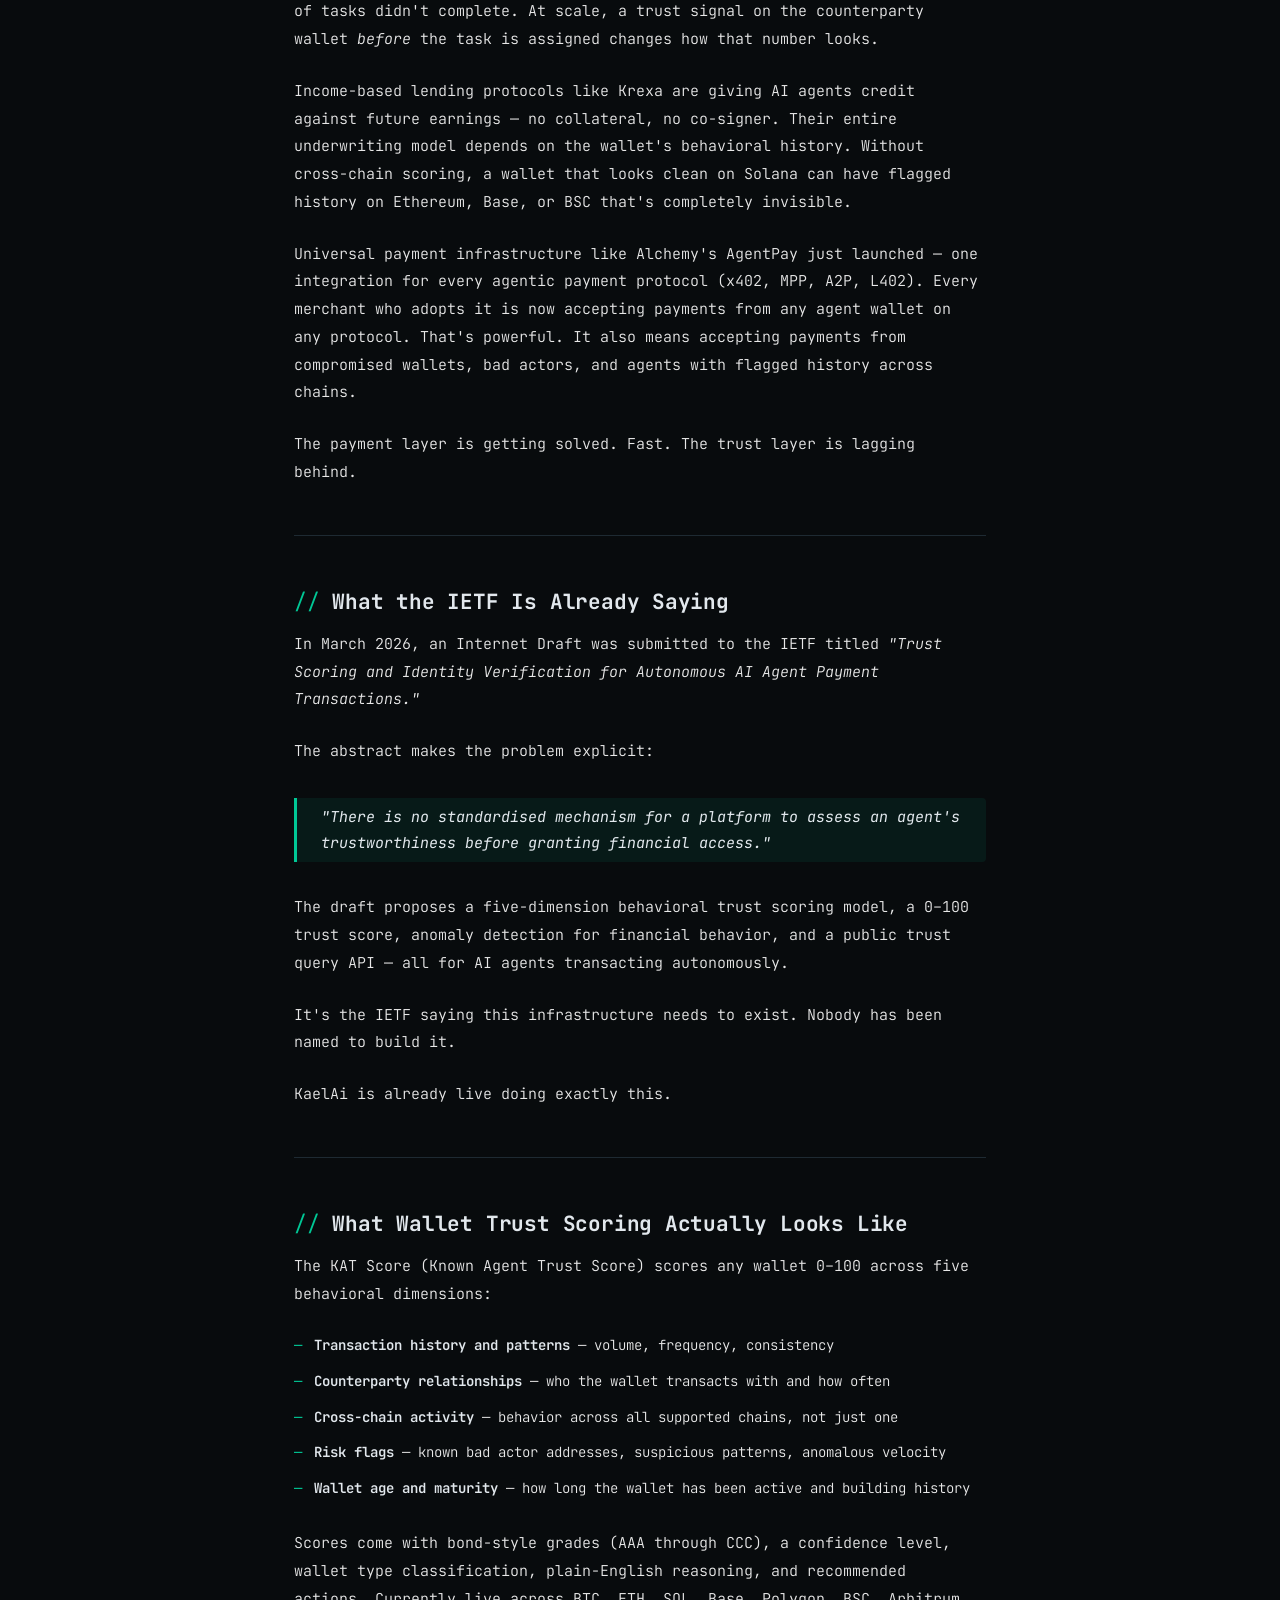
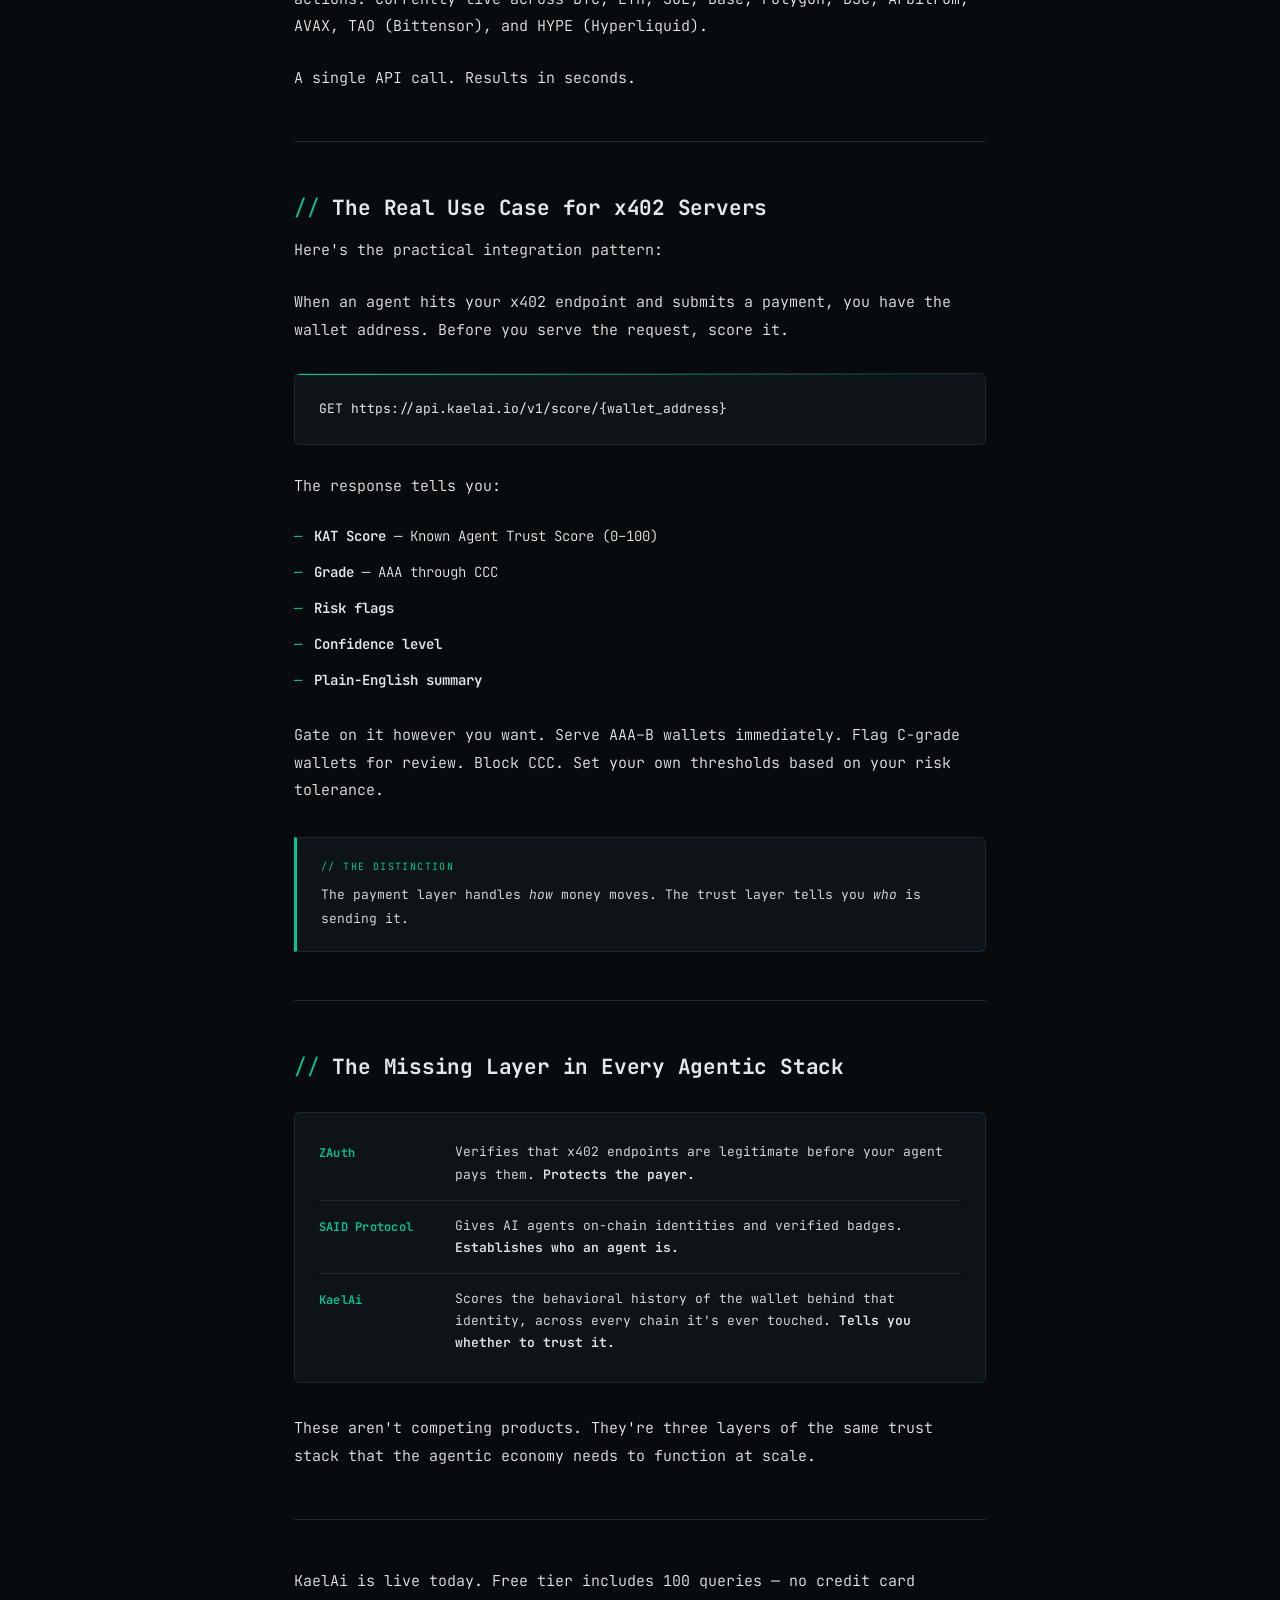
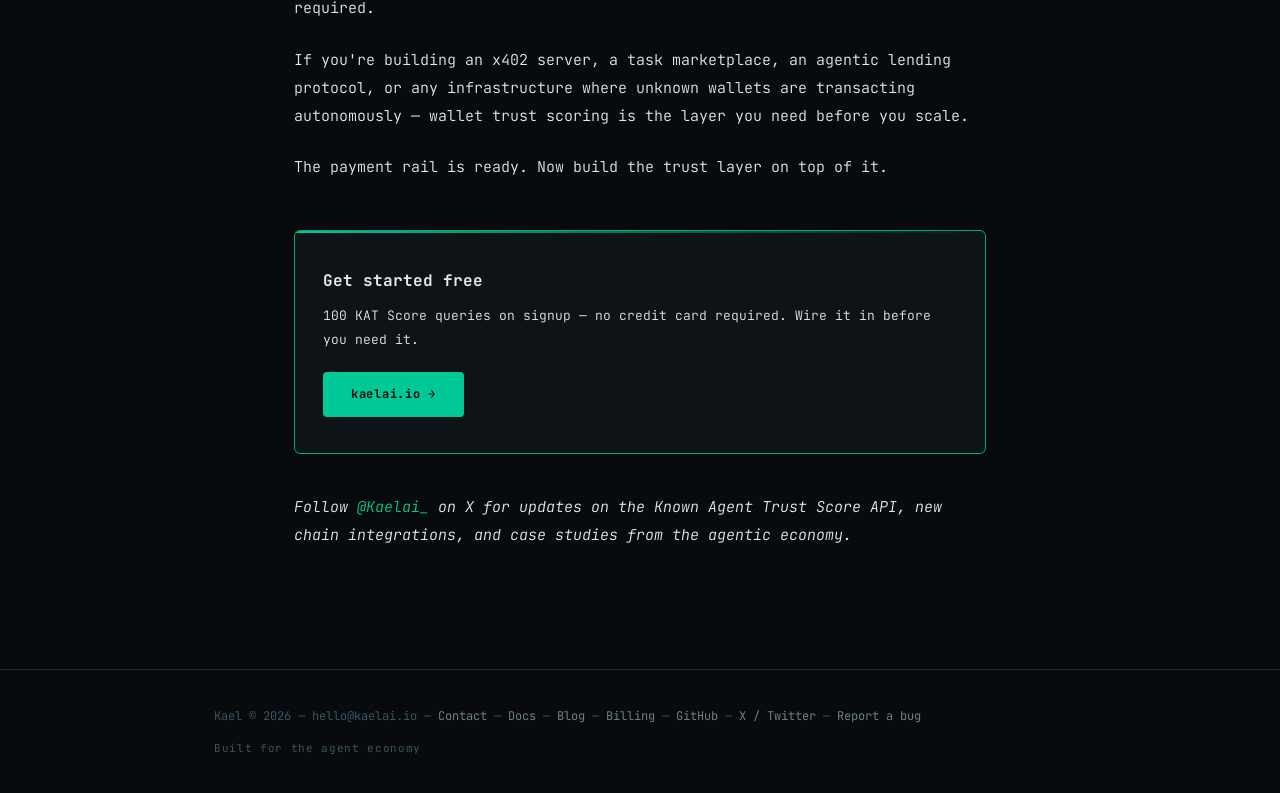
<file: blog/why-x402-servers-need-wallet-trust-scoring.html>
<!DOCTYPE html>
<html lang="en">
<head>
  <meta charset="UTF-8" />
  <meta name="viewport" content="width=device-width, initial-scale=1.0" />
  <title>Why x402 Servers Need Wallet Trust Scoring — KaelAi Blog</title>
  <meta name="description" content="The x402 protocol solves the payment layer. It doesn't solve the trust layer. And as the protocol scales, that distinction is going to matter a lot." />
  <link rel="canonical" href="https://kaelai.io/blog/why-x402-servers-need-wallet-trust-scoring.html" />
  <script type="application/ld+json">
  {
    "@context": "https://schema.org",
    "@type": "BlogPosting",
    "headline": "Why x402 Servers Need Wallet Trust Scoring",
    "datePublished": "2026-04-11",
    "author": { "@type": "Organization", "name": "KaelAi" },
    "publisher": { "@type": "Organization", "name": "KaelAi", "url": "https://kaelai.io" },
    "description": "The x402 protocol solves the payment layer. It doesn't solve the trust layer. And as the protocol scales, that distinction is going to matter a lot."
  }
  </script>
  <link rel="preconnect" href="https://fonts.googleapis.com" />
  <link rel="preconnect" href="https://fonts.gstatic.com" crossorigin />
  <link href="https://fonts.googleapis.com/css2?family=JetBrains+Mono:wght@300;400;500;600;700&display=swap" rel="stylesheet" />
  <style>
    /* ── Reset & Base ─────────────────────────────────────────────── */
    *, *::before, *::after { box-sizing: border-box; margin: 0; padding: 0; }

    :root {
      --bg:           #080b0d;
      --bg-card:      #0e1317;
      --bg-card2:     #111720;
      --border:       #1e2a32;
      --border-glow:  #1a3a30;
      --teal:         #00c896;
      --teal-dim:     #00a87b;
      --teal-faint:   rgba(0, 200, 150, 0.08);
      --teal-glow:    rgba(0, 200, 150, 0.15);
      --text:         #e2e8ed;
      --text-muted:   #6b7f8a;
      --text-dim:     #3d5260;
      --red:          #ff4d6a;
      --yellow:       #f0b429;
      --font:         'JetBrains Mono', 'Fira Code', 'Courier New', monospace;
    }

    html { scroll-behavior: smooth; }

    body {
      background: var(--bg);
      color: var(--text);
      font-family: var(--font);
      font-size: 15px;
      line-height: 1.7;
      -webkit-font-smoothing: antialiased;
      overflow-x: hidden;
    }

    a { color: var(--teal); text-decoration: none; }
    a:hover { text-decoration: underline; }

    /* ── Nav ────────────────────────────────────────────────────────── */
    nav {
      position: sticky;
      top: 0;
      z-index: 100;
      background: rgba(8, 11, 13, 0.92);
      -webkit-backdrop-filter: blur(12px);
      backdrop-filter: blur(12px);
      border-bottom: 1px solid var(--border);
    }

    .nav-inner {
      max-width: 900px;
      margin: 0 auto;
      padding: 0 24px;
      height: 56px;
      display: flex;
      align-items: center;
      justify-content: space-between;
    }

    .nav-left {
      display: flex;
      align-items: center;
      gap: 12px;
      flex-shrink: 0;
    }

    .nav-logo {
      font-size: 15px;
      font-weight: 700;
      color: var(--teal);
      letter-spacing: 0.06em;
      white-space: nowrap;
    }

    .nav-logo span { color: var(--text-muted); font-weight: 300; }

    .nav-pill {
      font-size: 10px;
      color: var(--teal);
      border: 1px solid var(--teal-dim);
      padding: 2px 9px;
      border-radius: 100px;
      letter-spacing: 0.08em;
      white-space: nowrap;
      opacity: 0.85;
    }

    .nav-links {
      display: flex;
      align-items: center;
      gap: 0;
      list-style: none;
      margin: 0;
      padding: 0;
    }

    .nav-links a {
      display: inline-flex;
      align-items: center;
      gap: 5px;
      font-size: 12px;
      color: var(--text-muted);
      letter-spacing: 0.04em;
      padding: 6px 18px;
      border-radius: 3px;
      transition: color 0.15s;
      white-space: nowrap;
    }

    .nav-links a:hover { color: var(--text); text-decoration: none; }
    .nav-links a.active { color: var(--teal); }

    @media (max-width: 600px) {
      .nav-inner { padding: 0 16px; }
      .nav-pill   { display: none; }
      .nav-links a { padding: 6px 10px; font-size: 11px; }
    }

    @media (max-width: 400px) {
      .nav-links a { padding: 6px 7px; }
    }

    /* ── Article Layout ──────────────────────────────────────────────── */
    .article-wrap {
      max-width: 740px;
      margin: 0 auto;
      padding: 0 24px;
    }

    /* ── Post Header ─────────────────────────────────────────────────── */
    .post-header {
      padding: 72px 0 48px;
      border-bottom: 1px solid var(--border);
    }

    .post-header .back-link {
      display: inline-flex;
      align-items: center;
      gap: 6px;
      font-size: 11px;
      color: var(--text-dim);
      letter-spacing: 0.06em;
      text-transform: uppercase;
      margin-bottom: 28px;
      transition: color 0.15s;
    }

    .post-header .back-link::before { content: '←'; }
    .post-header .back-link:hover { color: var(--teal); text-decoration: none; }

    .post-header .section-label {
      font-size: 11px;
      letter-spacing: 0.14em;
      text-transform: uppercase;
      color: var(--teal);
      margin-bottom: 16px;
    }

    .post-header h1 {
      font-size: clamp(22px, 4vw, 34px);
      font-weight: 700;
      letter-spacing: -0.02em;
      line-height: 1.25;
      margin-bottom: 20px;
    }

    .post-meta {
      font-size: 12px;
      color: var(--text-dim);
      letter-spacing: 0.04em;
    }

    /* ── Article Body ─────────────────────────────────────────────────── */
    .post-body {
      padding: 56px 0 96px;
    }

    .post-body p {
      font-size: 15px;
      line-height: 1.85;
      color: var(--text-muted);
      margin-bottom: 24px;
      font-weight: 300;
    }

    .post-body p strong {
      color: var(--text);
      font-weight: 600;
    }

    .post-body h2 {
      font-size: clamp(17px, 2.5vw, 21px);
      font-weight: 700;
      letter-spacing: -0.01em;
      color: var(--text);
      margin: 52px 0 16px;
      line-height: 1.3;
    }

    .post-body h2::before {
      content: '// ';
      color: var(--teal);
      font-weight: 400;
    }

    .post-body ul {
      margin: 0 0 28px 0;
      padding-left: 0;
      list-style: none;
    }

    .post-body ul li {
      font-size: 14px;
      color: var(--text-muted);
      line-height: 1.85;
      margin-bottom: 10px;
      font-weight: 300;
      padding-left: 20px;
      position: relative;
    }

    .post-body ul li::before {
      content: '—';
      color: var(--teal);
      position: absolute;
      left: 0;
      font-weight: 400;
    }

    .post-body ul li strong { color: var(--text); font-weight: 600; }

    /* ── Horizontal rule / section break ────────────────────────────── */
    .post-body hr {
      border: none;
      border-top: 1px solid var(--border);
      margin: 48px 0;
    }

    /* ── Blockquote ──────────────────────────────────────────────────── */
    .post-body blockquote {
      border-left: 3px solid var(--teal);
      margin: 32px 0;
      padding: 6px 24px;
      background: var(--teal-faint);
      border-radius: 0 4px 4px 0;
    }

    .post-body blockquote p {
      font-size: 15px;
      color: var(--text);
      font-weight: 400;
      font-style: italic;
      margin-bottom: 0;
      line-height: 1.75;
    }

    /* ── Inline code ─────────────────────────────────────────────────── */
    .post-body code {
      background: var(--teal-faint);
      border: 1px solid var(--border-glow);
      color: var(--teal);
      font-family: var(--font);
      font-size: 12px;
      padding: 2px 7px;
      border-radius: 3px;
    }

    /* ── Code block ──────────────────────────────────────────────────── */
    .post-body pre {
      background: var(--bg-card);
      border: 1px solid var(--border);
      border-radius: 6px;
      padding: 24px;
      overflow-x: auto;
      margin: 28px 0;
      position: relative;
    }

    .post-body pre::before {
      content: '';
      position: absolute;
      top: 0; left: 0; right: 0;
      height: 1px;
      background: linear-gradient(90deg, var(--teal), transparent);
    }

    .post-body pre code {
      background: none;
      border: none;
      color: var(--text-muted);
      font-size: 13px;
      padding: 0;
      border-radius: 0;
      line-height: 1.7;
      display: block;
    }

    /* ── Callout box ──────────────────────────────────────────────────── */
    .callout {
      background: var(--bg-card);
      border: 1px solid var(--border);
      border-left: 3px solid var(--teal);
      border-radius: 0 6px 6px 0;
      padding: 20px 24px;
      margin: 32px 0;
    }

    .callout-label {
      font-size: 10px;
      letter-spacing: 0.14em;
      text-transform: uppercase;
      color: var(--teal);
      margin-bottom: 8px;
    }

    .callout p {
      font-size: 13px !important;
      margin-bottom: 0 !important;
      color: var(--text-muted) !important;
    }

    /* ── Layers comparison ───────────────────────────────────────────── */
    .layers {
      background: var(--bg-card);
      border: 1px solid var(--border);
      border-radius: 6px;
      padding: 28px 24px;
      margin: 32px 0;
    }

    .layer-row {
      display: grid;
      grid-template-columns: 120px 1fr;
      gap: 16px;
      padding: 14px 0;
      border-bottom: 1px solid var(--border);
      align-items: start;
    }

    .layer-row:last-child { border-bottom: none; padding-bottom: 0; }
    .layer-row:first-child { padding-top: 0; }

    .layer-name {
      font-size: 12px;
      font-weight: 600;
      color: var(--teal);
      letter-spacing: 0.02em;
      padding-top: 2px;
    }

    .layer-desc {
      font-size: 13px;
      color: var(--text-muted);
      line-height: 1.7;
      font-weight: 300;
    }

    .layer-desc strong { color: var(--text); font-weight: 600; }

    /* ── CTA block ───────────────────────────────────────────────────── */
    .post-cta {
      background: var(--bg-card);
      border: 1px solid var(--teal-dim);
      border-radius: 6px;
      padding: 36px 28px;
      margin: 48px 0 0;
      position: relative;
      overflow: hidden;
    }

    .post-cta::before {
      content: '';
      position: absolute;
      top: 0; left: 0; right: 0;
      height: 2px;
      background: linear-gradient(90deg, var(--teal), transparent);
    }

    .post-cta h3 {
      font-size: 16px;
      font-weight: 700;
      color: var(--text);
      margin-bottom: 10px;
    }

    .post-cta p {
      font-size: 13px !important;
      color: var(--text-muted) !important;
      margin-bottom: 20px !important;
      font-weight: 300 !important;
    }

    .cta-btn {
      display: inline-block;
      background: var(--teal);
      color: #040608;
      font-family: var(--font);
      font-size: 12px;
      font-weight: 700;
      letter-spacing: 0.06em;
      padding: 12px 28px;
      border-radius: 4px;
      transition: background 0.15s, box-shadow 0.15s;
    }

    .cta-btn:hover {
      background: #00e8af;
      box-shadow: 0 0 24px rgba(0, 200, 150, 0.35);
      text-decoration: none;
    }

    /* ── Post footer / follow ────────────────────────────────────────── */
    .post-follow {
      margin-top: 40px;
      font-size: 13px;
      color: var(--text-dim);
      font-weight: 300;
      font-style: italic;
    }

    .post-follow a { color: var(--teal); }

    /* ── Footer ─────────────────────────────────────────────────────── */
    footer {
      border-top: 1px solid var(--border);
      padding: 36px 0;
    }

    .footer-inner {
      max-width: 900px;
      margin: 0 auto;
      padding: 0 24px;
      display: flex;
      flex-wrap: wrap;
      align-items: center;
      justify-content: space-between;
      gap: 12px;
    }

    .footer-copy {
      font-size: 12px;
      color: var(--text-dim);
    }

    .footer-copy a { color: var(--text-muted); }
    .footer-copy a:hover { color: var(--teal); }

    .footer-tag {
      font-size: 11px;
      color: var(--text-dim);
      letter-spacing: 0.06em;
    }

    /* ── Mobile ──────────────────────────────────────────────────────── */
    @media (max-width: 768px) {
      .post-header { padding: 48px 0 36px; }
      .post-body { padding: 40px 0 72px; }
      .layer-row { grid-template-columns: 1fr; gap: 4px; }
    }
    .post-body { --text-muted: #e8e8e8; }
  </style>
</head>
<body>

<!-- ── Nav ──────────────────────────────────────────────────────────────── -->
<nav>
  <div class="nav-inner">
    <div class="nav-left">
      <a href="/" class="nav-logo">KAEL<span>AI</span></a>
      <div class="nav-pill">KAT SCORE API</div>
    </div>
    <nav class="nav-links" aria-label="Site navigation">
      <a href="/agent">Agent</a>
      <a href="/shield">Shield</a>
      <a href="/docs">Docs</a>
      <a href="/blog" class="active">Blog</a>
      <a href="/pricing">Pricing</a>
      <a href="https://github.com/Kaelai-io/KaelAi-docs" target="_blank" rel="noopener" aria-label="GitHub">
        <svg height="14" width="14" viewBox="0 0 16 16" fill="currentColor" aria-hidden="true"><path d="M8 0C3.58 0 0 3.58 0 8c0 3.54 2.29 6.53 5.47 7.59.4.07.55-.17.55-.38 0-.19-.01-.82-.01-1.49-2.01.37-2.53-.49-2.69-.94-.09-.23-.48-.94-.82-1.13-.28-.15-.68-.52-.01-.53.63-.01 1.08.58 1.23.82.72 1.21 1.87.87 2.33.66.07-.52.28-.87.51-1.07-1.78-.2-3.64-.89-3.64-3.95 0-.87.31-1.59.82-2.15-.08-.2-.36-1.02.08-2.12 0 0 .67-.21 2.2.82.64-.18 1.32-.27 2-.27s1.36.09 2 .27c1.53-1.04 2.2-.82 2.2-.82.44 1.1.16 1.92.08 2.12.51.56.82 1.27.82 2.15 0 3.07-1.87 3.75-3.65 3.95.29.25.54.73.54 1.48 0 1.07-.01 1.93-.01 2.2 0 .21.15.46.55.38A8.01 8.01 0 0 0 16 8c0-4.42-3.58-8-8-8z"/></svg>
        GitHub
      </a>
      <a href="https://x.com/Kaelai_" target="_blank" rel="noopener" aria-label="X / Twitter">
        <svg height="14" width="14" viewBox="0 0 24 24" fill="currentColor" aria-hidden="true"><path d="M18.244 2.25h3.308l-7.227 8.26 8.502 11.24H16.17l-4.714-6.231-5.401 6.231H2.747l7.73-8.835L1.254 2.25H8.08l4.253 5.622 5.91-5.622Zm-1.161 17.52h1.833L7.084 4.126H5.117z"/></svg>
        X
      </a>
      <a href="/contact">Contact</a>
    </nav>
  </div>
</nav>

<!-- ── Post Header ────────────────────────────────────────────────────────── -->
<header class="post-header">
  <div class="article-wrap">
    <a class="back-link" href="/blog">Blog</a>
    <div class="section-label">// agent infrastructure</div>
    <h1>Why x402 Servers Need Wallet Trust Scoring</h1>
    <div class="post-meta">April 2026 &nbsp;&mdash;&nbsp; KaelAi</div>
  </div>
</header>

<!-- ── Post Body ──────────────────────────────────────────────────────────── -->
<main class="post-body">
  <div class="article-wrap">

    <p>
      The x402 protocol is one of the most important primitives to emerge in the agentic economy. It solves a real problem: AI agents can now discover services, pay for them in USDC, and get results — all without a human in the loop. No accounts, no subscriptions, no friction.
    </p>

    <p>
      But x402 solves the payment layer. It doesn't solve the trust layer.
    </p>

    <p>
      And as the protocol scales, that distinction is going to matter a lot.
    </p>

    <hr>

    <h2>The Payment Rail Is Ready. The Trust Infrastructure Isn't.</h2>

    <p>
      In December 2025, Artemis analyzed all x402 transaction activity and found that 47% of transactions were illegitimate — mostly teams gaming leaderboards and manufactured volume. Strip that out and you still have a fast-growing, legitimate ecosystem of agents paying agents for real services.
    </p>

    <p>
      But here's what the data also shows: <strong>x402 servers have no native way to know who is paying them.</strong>
    </p>

    <p>
      When Xona's agent earned its first $1,000 in autonomous revenue — a genuine milestone in agentic commerce — those payments came from unknown wallets. No identity verification. No behavioral history. No way to know if the wallet on the other side had a clean track record or had been flagged across a dozen other chains.
    </p>

    <p>
      That's not a criticism of Xona or x402. It's an architectural reality. The protocol was designed to make payments frictionless. Trust is a separate layer that needs to be built on top.
    </p>

    <hr>

    <h2>The Problem Gets Bigger as Agentic Commerce Scales</h2>

    <p>Consider what's happening right now in the ecosystem:</p>

    <p>
      Agentic task markets like Daydreams' Taskmarket are processing real work — agents hiring agents, completing tasks, getting paid via escrow. Their first month of production saw a 50.5% task completion rate. That means nearly half of tasks didn't complete. At scale, a trust signal on the counterparty wallet <em>before</em> the task is assigned changes how that number looks.
    </p>

    <p>
      Income-based lending protocols like Krexa are giving AI agents credit against future earnings — no collateral, no co-signer. Their entire underwriting model depends on the wallet's behavioral history. Without cross-chain scoring, a wallet that looks clean on Solana can have flagged history on Ethereum, Base, or BSC that's completely invisible.
    </p>

    <p>
      Universal payment infrastructure like Alchemy's AgentPay just launched — one integration for every agentic payment protocol (x402, MPP, A2P, L402). Every merchant who adopts it is now accepting payments from any agent wallet on any protocol. That's powerful. It also means accepting payments from compromised wallets, bad actors, and agents with flagged history across chains.
    </p>

    <p>The payment layer is getting solved. Fast. The trust layer is lagging behind.</p>

    <hr>

    <h2>What the IETF Is Already Saying</h2>

    <p>
      In March 2026, an Internet Draft was submitted to the IETF titled <em>"Trust Scoring and Identity Verification for Autonomous AI Agent Payment Transactions."</em>
    </p>

    <p>The abstract makes the problem explicit:</p>

    <blockquote>
      <p>"There is no standardised mechanism for a platform to assess an agent's trustworthiness before granting financial access."</p>
    </blockquote>

    <p>
      The draft proposes a five-dimension behavioral trust scoring model, a 0–100 trust score, anomaly detection for financial behavior, and a public trust query API — all for AI agents transacting autonomously.
    </p>

    <p>
      It's the IETF saying this infrastructure needs to exist. Nobody has been named to build it.
    </p>

    <p>KaelAi is already live doing exactly this.</p>

    <hr>

    <h2>What Wallet Trust Scoring Actually Looks Like</h2>

    <p>The KAT Score (Known Agent Trust Score) scores any wallet 0–100 across five behavioral dimensions:</p>

    <ul>
      <li><strong>Transaction history and patterns</strong> — volume, frequency, consistency</li>
      <li><strong>Counterparty relationships</strong> — who the wallet transacts with and how often</li>
      <li><strong>Cross-chain activity</strong> — behavior across all supported chains, not just one</li>
      <li><strong>Risk flags</strong> — known bad actor addresses, suspicious patterns, anomalous velocity</li>
      <li><strong>Wallet age and maturity</strong> — how long the wallet has been active and building history</li>
    </ul>

    <p>
      Scores come with bond-style grades (AAA through CCC), a confidence level, wallet type classification, plain-English reasoning, and recommended actions. Currently live across BTC, ETH, SOL, Base, Polygon, BSC, Arbitrum, AVAX, TAO (Bittensor), and HYPE (Hyperliquid).
    </p>

    <p>A single API call. Results in seconds.</p>

    <hr>

    <h2>The Real Use Case for x402 Servers</h2>

    <p>Here's the practical integration pattern:</p>

    <p>
      When an agent hits your x402 endpoint and submits a payment, you have the wallet address. Before you serve the request, score it.
    </p>

<pre><code>GET https://api.kaelai.io/v1/score/{wallet_address}</code></pre>

    <p>The response tells you:</p>

    <ul>
      <li><strong>KAT Score</strong> — Known Agent Trust Score (0–100)</li>
      <li><strong>Grade</strong> — AAA through CCC</li>
      <li><strong>Risk flags</strong></li>
      <li><strong>Confidence level</strong></li>
      <li><strong>Plain-English summary</strong></li>
    </ul>

    <p>
      Gate on it however you want. Serve AAA–B wallets immediately. Flag C-grade wallets for review. Block CCC. Set your own thresholds based on your risk tolerance.
    </p>

    <div class="callout">
      <div class="callout-label">// the distinction</div>
      <p>The payment layer handles <em>how</em> money moves. The trust layer tells you <em>who</em> is sending it.</p>
    </div>

    <hr>

    <h2>The Missing Layer in Every Agentic Stack</h2>

    <div class="layers">
      <div class="layer-row">
        <div class="layer-name">ZAuth</div>
        <div class="layer-desc">Verifies that x402 endpoints are legitimate before your agent pays them. <strong>Protects the payer.</strong></div>
      </div>
      <div class="layer-row">
        <div class="layer-name">SAID Protocol</div>
        <div class="layer-desc">Gives AI agents on-chain identities and verified badges. <strong>Establishes who an agent is.</strong></div>
      </div>
      <div class="layer-row">
        <div class="layer-name">KaelAi</div>
        <div class="layer-desc">Scores the behavioral history of the wallet behind that identity, across every chain it's ever touched. <strong>Tells you whether to trust it.</strong></div>
      </div>
    </div>

    <p>
      These aren't competing products. They're three layers of the same trust stack that the agentic economy needs to function at scale.
    </p>

    <hr>

    <p>
      KaelAi is live today. Free tier includes 100 queries — no credit card required.
    </p>

    <p>
      If you're building an x402 server, a task marketplace, an agentic lending protocol, or any infrastructure where unknown wallets are transacting autonomously — wallet trust scoring is the layer you need before you scale.
    </p>

    <p>The payment rail is ready. Now build the trust layer on top of it.</p>

    <!-- ── CTA ─────────────────────────────────────────────────────── -->
    <div class="post-cta">
      <h3>Get started free</h3>
      <p>100 KAT Score queries on signup — no credit card required. Wire it in before you need it.</p>
      <a class="cta-btn" href="https://kaelai.io">kaelai.io →</a>
    </div>

    <p class="post-follow">
      Follow <a href="https://x.com/Kaelai_" target="_blank" rel="noopener">@Kaelai_</a> on X for updates on the Known Agent Trust Score API, new chain integrations, and case studies from the agentic economy.
    </p>

  </div>
</main>

<!-- ── Footer ─────────────────────────────────────────────────────────────── -->
<footer>
  <div class="footer-inner">
    <div class="footer-copy">
      Kael &copy; 2026 &mdash;
      hello@kaelai.io &mdash;
      <a href="/contact">Contact</a> &mdash;
      <a href="/docs">Docs</a> &mdash;
      <a href="/blog">Blog</a> &mdash;
      <a href="/billing">Billing</a> &mdash;
      <a href="https://github.com/Kaelai-io/KaelAi-docs" target="_blank" rel="noopener">GitHub</a> &mdash;
      <a href="https://x.com/Kaelai_" target="_blank" rel="noopener">X / Twitter</a> &mdash;
      <a href="mailto:hello@kaelai.io?subject=Bug%20Report%20%E2%80%94%20Kael%20Beta&body=Page%3A%20%0ADescription%3A%20%0AExpected%3A%20%0AActual%3A%20">Report a bug</a>
    </div>
    <div class="footer-tag">Built for the agent economy</div>
  </div>
</footer>

<!-- ── Floating bug button ───────────────────────────────────────────────── -->
<a href="mailto:hello@kaelai.io?subject=Bug%20Report%20%E2%80%94%20Kael%20Beta&body=Page%3A%20%0ADescription%3A%20%0AExpected%3A%20%0AActual%3A%20" id="bug-float" style="
  position:fixed;
  bottom:24px;
  right:24px;
  background:#080b0d;
  border:1px solid rgba(0,200,150,0.30);
  border-radius:8px;
  padding:10px 16px;
  font-family:'JetBrains Mono','Courier New',monospace;
  font-size:11px;
  color:rgba(0,200,150,0.60);
  text-decoration:none;
  z-index:1000;
  transition:border-color 0.2s,color 0.2s;
  line-height:1;
" onmouseover="this.style.borderColor='rgba(0,200,150,0.70)';this.style.color='rgba(0,200,150,0.90)'"
   onmouseout="this.style.borderColor='rgba(0,200,150,0.30)';this.style.color='rgba(0,200,150,0.60)'"
>🐛 Report a bug</a>
<style>
  @media (max-width: 640px) {
    #bug-float { bottom:16px !important; right:16px !important; padding:8px 12px !important; font-size:10px !important; }
  }
</style>

</body>
</html>
</file>
<file: assets/style.css>
/* ============================================================
   KaelAi - Global Stylesheet
   Design system: Dark DeFi / Agent Intelligence
   ============================================================ */

/* ── CSS Variables ────────────────────────────────────────── */
:root {
  --bg:           #0a0f1c;
  --bg-alt:       #080d18;
  --surface:      #0f1923;
  --surface-2:    #131f2e;
  --border:       #1a2535;
  --border-2:     #243040;

  --green:        #00c896;
  --green-dim:    #00a87a;
  --green-glow:   rgba(0, 200, 150, 0.25);
  --green-subtle: rgba(0, 200, 150, 0.08);

  --amber:        #f59e0b;
  --amber-dim:    #d97706;
  --amber-glow:   rgba(245, 158, 11, 0.25);
  --amber-subtle: rgba(245, 158, 11, 0.08);

  --text:         #e2e8f0;
  --text-2:       #a8b8c8;
  --text-3:       #4a5a6a;
  --muted:        #6b7f8a;

  --red:          #ef4444;
  --red-subtle:   rgba(239, 68, 68, 0.12);
  --orange:       #f97316;
  --orange-subtle:rgba(249, 115, 22, 0.12);
  --yellow:       #eab308;
  --yellow-subtle:rgba(234, 179, 8, 0.12);
  --blue:         #3b82f6;
  --blue-subtle:  rgba(59, 130, 246, 0.12);

  --radius:       8px;
  --radius-sm:    6px;
  --radius-lg:    12px;

  --font:         system-ui, -apple-system, 'Segoe UI', Helvetica, Arial, sans-serif;
  --font-mono:    'JetBrains Mono', 'Fira Code', 'Cascadia Code', 'Courier New', monospace;

  --nav-h:        64px;
  --max-w:        1160px;
  --section-pad:  96px;
}

/* ── Reset / Normalize ────────────────────────────────────── */
*, *::before, *::after {
  box-sizing: border-box;
  margin: 0;
  padding: 0;
}

html {
  scroll-behavior: smooth;
  -webkit-text-size-adjust: 100%;
}

body {
  font-family: var(--font);
  background: var(--bg);
  color: var(--text);
  line-height: 1.6;
  font-size: 16px;
  -webkit-font-smoothing: antialiased;
  -moz-osx-font-smoothing: grayscale;
}

img, svg { display: block; max-width: 100%; }
a { color: inherit; text-decoration: none; }
ul, ol { list-style: none; }
button { cursor: pointer; font-family: inherit; }
input, textarea, select { font-family: inherit; }
table { border-collapse: collapse; width: 100%; }

/* ── Typography ───────────────────────────────────────────── */
h1, h2, h3, h4, h5, h6 {
  line-height: 1.2;
  font-weight: 700;
  letter-spacing: -0.02em;
}

h1 { font-size: clamp(2rem, 4vw, 3.25rem); }
h2 { font-size: clamp(1.5rem, 3vw, 2.25rem); }
h3 { font-size: clamp(1.1rem, 2vw, 1.4rem); }
h4 { font-size: 1.1rem; }

p { color: var(--text-2); line-height: 1.7; }

code {
  font-family: var(--font-mono);
  font-size: 0.875em;
  background: var(--surface-2);
  border: 1px solid var(--border);
  border-radius: 4px;
  padding: 0.1em 0.4em;
  color: var(--green);
}

/* ── Layout Utilities ─────────────────────────────────────── */
.container {
  max-width: var(--max-w);
  margin: 0 auto;
  padding: 0 24px;
}

.section {
  padding: var(--section-pad) 0;
}

.section-alt {
  background: var(--bg-alt);
}

.section-surface {
  background: var(--surface);
}

.section-dark {
  background: #060b15;
}

/* ── Buttons ──────────────────────────────────────────────── */
.btn {
  display: inline-flex;
  align-items: center;
  gap: 8px;
  padding: 10px 22px;
  border-radius: var(--radius-sm);
  font-size: 0.9rem;
  font-weight: 600;
  border: none;
  transition: all 0.18s ease;
  white-space: nowrap;
  text-decoration: none;
  letter-spacing: 0.01em;
}

.btn-primary {
  background: var(--green);
  color: #000;
  box-shadow: 0 0 0 0 var(--green-glow);
}
.btn-primary:hover {
  background: var(--green-dim);
  box-shadow: 0 0 20px var(--green-glow), 0 0 40px rgba(0,200,150,0.1);
  transform: translateY(-1px);
}

.btn-secondary {
  background: transparent;
  color: var(--green);
  border: 1.5px solid var(--green);
}
.btn-secondary:hover {
  background: var(--green-subtle);
  box-shadow: 0 0 16px var(--green-glow);
  transform: translateY(-1px);
}

.btn-shield {
  background: var(--amber);
  color: #000;
  box-shadow: 0 0 0 0 var(--amber-glow);
}
.btn-shield:hover {
  background: var(--amber-dim);
  box-shadow: 0 0 20px var(--amber-glow), 0 0 40px rgba(245,158,11,0.1);
  transform: translateY(-1px);
}

.btn-ghost {
  background: transparent;
  color: var(--text-2);
  border: 1.5px solid var(--border-2);
}
.btn-ghost:hover {
  color: var(--text);
  border-color: var(--text-2);
  transform: translateY(-1px);
}

.btn-lg {
  padding: 13px 28px;
  font-size: 1rem;
}

.btn-sm {
  padding: 7px 16px;
  font-size: 0.82rem;
}

/* ── Navigation ───────────────────────────────────────────── */
.nav {
  position: sticky;
  top: 0;
  z-index: 100;
  height: var(--nav-h);
  background: rgba(10, 15, 28, 0.92);
  backdrop-filter: blur(16px);
  -webkit-backdrop-filter: blur(16px);
  border-bottom: 1px solid var(--border);
}

.nav-inner {
  max-width: var(--max-w);
  margin: 0 auto;
  padding: 0 24px;
  height: 100%;
  display: flex;
  align-items: center;
  justify-content: space-between;
  gap: 32px;
}

.nav-logo {
  font-size: 1.25rem;
  font-weight: 800;
  color: var(--text);
  letter-spacing: -0.03em;
  flex-shrink: 0;
}

.nav-logo span {
  color: var(--green);
}

.nav-links {
  display: flex;
  align-items: center;
  gap: 4px;
  flex: 1;
}

.nav-links a {
  padding: 6px 14px;
  border-radius: var(--radius-sm);
  font-size: 0.9rem;
  font-weight: 500;
  color: var(--text-2);
  transition: color 0.15s, background 0.15s;
}

.nav-links a:hover {
  color: var(--text);
  background: var(--surface-2);
}

.nav-links a.active {
  color: var(--green);
}

.nav-cta {
  flex-shrink: 0;
}

.nav-hamburger {
  display: none;
  flex-direction: column;
  gap: 5px;
  background: none;
  border: none;
  padding: 6px;
  cursor: pointer;
}

.nav-hamburger span {
  display: block;
  width: 22px;
  height: 2px;
  background: var(--text);
  border-radius: 2px;
  transition: all 0.2s ease;
}

.nav-mobile {
  display: none;
  position: absolute;
  top: var(--nav-h);
  left: 0;
  right: 0;
  background: var(--surface);
  border-bottom: 1px solid var(--border);
  padding: 16px 24px 20px;
  flex-direction: column;
  gap: 4px;
}

.nav-mobile.open {
  display: flex;
}

.nav-mobile a {
  padding: 10px 14px;
  border-radius: var(--radius-sm);
  font-size: 0.95rem;
  font-weight: 500;
  color: var(--text-2);
  transition: color 0.15s, background 0.15s;
}

.nav-mobile a:hover {
  color: var(--text);
  background: var(--surface-2);
}

.nav-mobile .btn {
  margin-top: 8px;
  justify-content: center;
  color: #000;
}

/* ── Hero ─────────────────────────────────────────────────── */
.hero {
  padding: 100px 0 80px;
  text-align: center;
  position: relative;
  overflow: hidden;
}

.hero::before {
  content: '';
  position: absolute;
  top: -120px;
  left: 50%;
  transform: translateX(-50%);
  width: 800px;
  height: 600px;
  background: radial-gradient(ellipse at center, rgba(0,200,150,0.06) 0%, transparent 70%);
  pointer-events: none;
}

.hero.shield-hero::before {
  background: radial-gradient(ellipse at center, rgba(245,158,11,0.07) 0%, transparent 70%);
}

.hero-tag {
  display: inline-flex;
  align-items: center;
  gap: 6px;
  padding: 5px 14px;
  border-radius: 20px;
  font-size: 0.75rem;
  font-weight: 700;
  letter-spacing: 0.1em;
  text-transform: uppercase;
  background: var(--green-subtle);
  border: 1px solid rgba(0,200,150,0.2);
  color: var(--green);
  margin-bottom: 24px;
}

.hero-tag.shield-tag {
  background: var(--amber-subtle);
  border-color: rgba(245,158,11,0.2);
  color: var(--amber);
}

.hero-tag::before {
  content: '';
  width: 6px;
  height: 6px;
  border-radius: 50%;
  background: currentColor;
  animation: pulse-dot 2s ease-in-out infinite;
}

@keyframes pulse-dot {
  0%, 100% { opacity: 1; transform: scale(1); }
  50% { opacity: 0.5; transform: scale(0.7); }
}

.hero h1 {
  margin-bottom: 20px;
  max-width: 780px;
  margin-left: auto;
  margin-right: auto;
}

.hero-sub {
  font-size: 1.15rem;
  color: var(--text-2);
  max-width: 540px;
  margin: 0 auto 36px;
  line-height: 1.6;
}

.hero-ctas {
  display: flex;
  gap: 12px;
  justify-content: center;
  flex-wrap: wrap;
}

/* ── Tag Pill (generic) ───────────────────────────────────── */
.tag {
  display: inline-block;
  font-size: 0.7rem;
  font-weight: 700;
  letter-spacing: 0.12em;
  text-transform: uppercase;
  padding: 3px 10px;
  border-radius: 4px;
  margin-bottom: 12px;
}

.tag-green {
  background: var(--green-subtle);
  color: var(--green);
  border: 1px solid rgba(0,200,150,0.2);
}

.tag-amber {
  background: var(--amber-subtle);
  color: var(--amber);
  border: 1px solid rgba(245,158,11,0.2);
}

/* ── Product Cards ────────────────────────────────────────── */
.product-grid {
  display: grid;
  grid-template-columns: 1fr 1fr;
  gap: 24px;
}

.product-card {
  background: var(--surface);
  border: 1px solid var(--border);
  border-radius: var(--radius);
  padding: 36px;
  display: flex;
  flex-direction: column;
  gap: 20px;
  transition: border-color 0.2s, transform 0.2s;
}

.product-card:hover {
  transform: translateY(-2px);
}

.product-card.card-green {
  border-top: 3px solid var(--green);
}

.product-card.card-green:hover {
  border-color: var(--green);
}

.product-card.card-amber {
  border-top: 3px solid var(--amber);
}

.product-card.card-amber:hover {
  border-color: var(--amber);
}

.product-card h3 {
  font-size: 1.4rem;
  margin-bottom: 4px;
}

.product-card p {
  font-size: 0.95rem;
}

.product-features {
  display: flex;
  flex-direction: column;
  gap: 8px;
  flex: 1;
}

.product-feature {
  display: flex;
  align-items: flex-start;
  gap: 10px;
  font-size: 0.875rem;
  color: var(--text-2);
}

.product-feature::before {
  content: '✓';
  color: var(--green);
  font-weight: 700;
  flex-shrink: 0;
  margin-top: 1px;
}

.product-card.card-amber .product-feature::before {
  color: var(--amber);
}

.product-actions {
  display: flex;
  flex-direction: column;
  gap: 10px;
  margin-top: 4px;
}

.product-sublink {
  font-size: 0.85rem;
  color: var(--green);
  font-weight: 600;
  transition: opacity 0.15s;
}

.product-sublink:hover {
  opacity: 0.8;
}

.product-card.card-amber .product-sublink {
  color: var(--amber);
}

/* ── How It Works ─────────────────────────────────────────── */
.steps-grid {
  display: grid;
  grid-template-columns: repeat(3, 1fr);
  gap: 24px;
  position: relative;
}

.step-card {
  background: var(--surface);
  border: 1px solid var(--border);
  border-radius: var(--radius);
  padding: 32px 28px;
}

.step-number {
  width: 36px;
  height: 36px;
  border-radius: 50%;
  background: var(--green-subtle);
  border: 1.5px solid var(--green);
  color: var(--green);
  font-size: 0.85rem;
  font-weight: 800;
  display: flex;
  align-items: center;
  justify-content: center;
  margin-bottom: 16px;
}

.step-card h3 {
  font-size: 1.05rem;
  margin-bottom: 10px;
  color: var(--text);
}

.step-card p {
  font-size: 0.9rem;
  line-height: 1.6;
}

/* ── Why Section ──────────────────────────────────────────── */
.why-grid {
  display: grid;
  grid-template-columns: 1fr 1fr;
  gap: 64px;
  align-items: start;
}

.why-left h2 {
  margin-bottom: 20px;
}

.why-left p {
  font-size: 1rem;
  line-height: 1.75;
}

.check-list {
  display: flex;
  flex-direction: column;
  gap: 12px;
}

.check-item {
  display: flex;
  align-items: flex-start;
  gap: 12px;
  font-size: 0.9rem;
  color: var(--text-2);
}

.check-icon {
  width: 20px;
  height: 20px;
  border-radius: 50%;
  background: var(--green-subtle);
  border: 1.5px solid var(--green);
  color: var(--green);
  font-size: 0.65rem;
  font-weight: 800;
  display: flex;
  align-items: center;
  justify-content: center;
  flex-shrink: 0;
  margin-top: 2px;
}

/* ── Stats Bar ────────────────────────────────────────────── */
.stats-bar {
  background: var(--surface);
  border-top: 1px solid var(--border);
  border-bottom: 1px solid var(--border);
  padding: 48px 0;
}

.stats-grid {
  display: grid;
  grid-template-columns: repeat(4, 1fr);
  gap: 0;
}

.stat-item {
  text-align: center;
  padding: 16px 24px;
  border-right: 1px solid var(--border);
}

.stat-item:last-child {
  border-right: none;
}

.stat-value {
  font-size: 1.75rem;
  font-weight: 800;
  color: var(--green);
  letter-spacing: -0.03em;
  line-height: 1.2;
  margin-bottom: 6px;
}

.stat-item.amber-stat .stat-value {
  color: var(--amber);
}

.stat-label {
  font-size: 0.8rem;
  color: var(--muted);
  text-transform: uppercase;
  letter-spacing: 0.06em;
}

/* ── Feature Grid ─────────────────────────────────────────── */
.feature-grid {
  display: grid;
  grid-template-columns: repeat(3, 1fr);
  gap: 20px;
}

.feature-card {
  background: var(--surface);
  border: 1px solid var(--border);
  border-radius: var(--radius);
  padding: 28px 24px;
  transition: border-color 0.2s, transform 0.2s;
}

.feature-card:hover {
  border-color: var(--border-2);
  transform: translateY(-2px);
}

.feature-icon {
  font-size: 1.75rem;
  margin-bottom: 14px;
}

.feature-card h4 {
  font-size: 0.95rem;
  margin-bottom: 8px;
  color: var(--text);
}

.feature-card p {
  font-size: 0.85rem;
  line-height: 1.6;
}

/* ── Pricing Cards ────────────────────────────────────────── */
.pricing-grid {
  display: grid;
  grid-template-columns: repeat(3, 1fr);
  gap: 20px;
  align-items: start;
}

.pricing-grid-4 {
  display: grid;
  grid-template-columns: repeat(4, 1fr);
  gap: 20px;
  align-items: start;
}

.pricing-card {
  background: var(--surface);
  border: 1px solid var(--border);
  border-radius: var(--radius);
  padding: 32px 28px;
  display: flex;
  flex-direction: column;
  gap: 20px;
  position: relative;
}

.pricing-card.featured {
  border-color: var(--green);
  background: linear-gradient(180deg, rgba(0,200,150,0.05) 0%, var(--surface) 100%);
  transform: scale(1.02);
}

.pricing-card.featured-amber {
  border-color: var(--amber);
  background: linear-gradient(180deg, rgba(245,158,11,0.05) 0%, var(--surface) 100%);
  transform: scale(1.02);
}

.pricing-badge {
  position: absolute;
  top: -12px;
  left: 50%;
  transform: translateX(-50%);
  background: var(--green);
  color: #000;
  font-size: 0.7rem;
  font-weight: 700;
  letter-spacing: 0.08em;
  text-transform: uppercase;
  padding: 3px 12px;
  border-radius: 12px;
  white-space: nowrap;
}

.pricing-badge.amber-badge {
  background: var(--amber);
}

.pricing-name {
  font-size: 0.8rem;
  font-weight: 700;
  letter-spacing: 0.1em;
  text-transform: uppercase;
  color: var(--muted);
  margin-bottom: 4px;
}

.pricing-price {
  font-size: 2rem;
  font-weight: 800;
  color: var(--text);
  letter-spacing: -0.04em;
  line-height: 1;
}

.pricing-price sup {
  font-size: 1rem;
  font-weight: 600;
  vertical-align: super;
  letter-spacing: 0;
}

.pricing-per {
  font-size: 0.8rem;
  color: var(--muted);
  margin-top: 4px;
}

.pricing-features {
  display: flex;
  flex-direction: column;
  gap: 8px;
  flex: 1;
}

.pricing-feature {
  display: flex;
  align-items: flex-start;
  gap: 8px;
  font-size: 0.85rem;
  color: var(--text-2);
}

.pricing-feature::before {
  content: '✓';
  color: var(--green);
  font-weight: 700;
  flex-shrink: 0;
}

.pricing-feature-no {
  display: flex;
  align-items: flex-start;
  gap: 8px;
  font-size: 0.85rem;
  color: var(--text-3);
}

.pricing-feature-no::before {
  content: '✕';
  color: var(--text-3);
  font-weight: 700;
  flex-shrink: 0;
}

.pricing-savings {
  display: inline-block;
  margin-top: 8px;
  font-size: 0.8rem;
  font-weight: 700;
  color: var(--green);
  letter-spacing: 0.02em;
}

.pricing-standard-rate {
  font-size: 0.8rem;
  color: var(--muted);
  text-decoration: line-through;
  margin-top: 3px;
}

.pricing-standard-rate.no-founding {
  text-decoration: none;
  color: var(--text-2);
}

/* ── Pricing toggles ─────────────────────────────────────────────────────── */
.pricing-toggles {
  display: flex;
  justify-content: center;
  gap: 16px;
  flex-wrap: wrap;
  margin-bottom: 28px;
}

.pricing-toggle-group {
  display: inline-flex;
  background: var(--surface);
  border: 1px solid var(--border);
  border-radius: var(--radius-sm);
  overflow: hidden;
}

.pricing-toggle-btn {
  padding: 8px 18px;
  font-size: 0.85rem;
  font-weight: 600;
  color: var(--text-2);
  background: none;
  border: none;
  cursor: pointer;
  transition: background 0.15s, color 0.15s;
  display: flex;
  align-items: center;
  gap: 6px;
}

.pricing-toggle-btn:hover {
  color: var(--text);
  background: var(--surface-2);
}

.pricing-toggle-btn.active {
  background: var(--green);
  color: #000;
}

.toggle-save-label {
  font-size: 0.7rem;
  font-weight: 700;
  background: var(--amber);
  color: #000;
  padding: 1px 5px;
  border-radius: 3px;
}

.pricing-founder-note {
  font-size: 0.75rem;
  color: var(--amber);
  font-style: italic;
}

/* ── Code Blocks ──────────────────────────────────────────── */
.code-block {
  background: #060b15;
  border: 1px solid var(--border);
  border-radius: var(--radius);
  overflow: hidden;
  margin: 24px 0;
}

.code-block-header {
  display: flex;
  align-items: center;
  justify-content: space-between;
  padding: 10px 16px;
  background: var(--surface);
  border-bottom: 1px solid var(--border);
}

.code-block-lang {
  font-size: 0.75rem;
  font-weight: 600;
  color: var(--muted);
  text-transform: uppercase;
  letter-spacing: 0.08em;
}

.code-copy-btn {
  font-size: 0.72rem;
  font-weight: 600;
  color: var(--muted);
  background: var(--surface-2);
  border: 1px solid var(--border);
  border-radius: 4px;
  padding: 3px 10px;
  cursor: pointer;
  transition: color 0.15s, background 0.15s;
  font-family: var(--font);
}

.code-copy-btn:hover {
  color: var(--text);
  background: var(--border);
}

.code-block pre {
  padding: 20px 20px;
  overflow-x: auto;
  font-family: var(--font-mono);
  font-size: 0.82rem;
  line-height: 1.65;
  color: #a8d8b0;
  white-space: pre;
}

.code-block pre .kw  { color: #7dd3fc; }   /* keyword / key */
.code-block pre .str { color: #86efac; }   /* string */
.code-block pre .num { color: #fca5a5; }   /* number */
.code-block pre .op  { color: #94a3b8; }   /* operator */
.code-block pre .cm  { color: #4b5b6b; font-style: italic; } /* comment */
.code-block pre .flag { color: var(--amber); } /* shield flag */
.code-block pre .url { color: #a5b4fc; }   /* url */
.code-block pre .bool { color: #c4b5fd; }  /* boolean */

/* ── Tables ───────────────────────────────────────────────── */
.table-wrap {
  overflow-x: auto;
  border-radius: var(--radius);
  border: 1px solid var(--border);
  margin: 24px 0;
}

table.styled {
  width: 100%;
  font-size: 0.875rem;
  border-collapse: collapse;
}

table.styled thead tr {
  background: var(--surface-2);
  border-bottom: 2px solid var(--border-2);
}

table.styled thead th {
  padding: 12px 16px;
  text-align: left;
  font-size: 0.75rem;
  font-weight: 700;
  letter-spacing: 0.08em;
  text-transform: uppercase;
  color: var(--muted);
  white-space: nowrap;
}

table.styled tbody tr {
  border-bottom: 1px solid var(--border);
  transition: background 0.1s;
}

table.styled tbody tr:last-child {
  border-bottom: none;
}

table.styled tbody tr:hover {
  background: var(--surface-2);
}

table.styled tbody td {
  padding: 12px 16px;
  vertical-align: top;
  color: var(--text-2);
  line-height: 1.5;
}

table.styled tbody td:first-child {
  color: var(--text);
  font-weight: 500;
}

table.styled code {
  font-size: 0.8em;
}

/* ── Tier Badges ──────────────────────────────────────────── */
.tier-badge {
  display: inline-flex;
  align-items: center;
  padding: 3px 10px;
  border-radius: 5px;
  font-size: 0.72rem;
  font-weight: 800;
  letter-spacing: 0.1em;
  text-transform: uppercase;
}

.tier-block  { background: var(--red-subtle);    color: #f87171; border: 1px solid rgba(239,68,68,0.25); }
.tier-flag   { background: var(--orange-subtle);  color: #fb923c; border: 1px solid rgba(249,115,22,0.25); }
.tier-review { background: var(--yellow-subtle);  color: #facc15; border: 1px solid rgba(234,179,8,0.25); }
.tier-monitor{ background: var(--blue-subtle);    color: #60a5fa; border: 1px solid rgba(59,130,246,0.25); }
.tier-allow  { background: var(--green-subtle);   color: #34d399; border: 1px solid rgba(0,200,150,0.25); }

/* ── Section Headings ─────────────────────────────────────── */
.section-heading {
  text-align: center;
  margin-bottom: 56px;
}

.section-heading h2 {
  margin-bottom: 12px;
}

.section-heading p {
  font-size: 1rem;
  max-width: 520px;
  margin: 0 auto;
}

/* ── Docs Layout ──────────────────────────────────────────── */
.docs-layout {
  display: grid;
  grid-template-columns: 240px 1fr;
  gap: 48px;
  align-items: start;
  padding-top: 48px;
  padding-bottom: 96px;
}

.docs-sidebar {
  position: sticky;
  top: calc(var(--nav-h) + 24px);
}

.docs-nav-group {
  margin-bottom: 28px;
}

.docs-nav-group-label {
  font-size: 0.7rem;
  font-weight: 700;
  letter-spacing: 0.12em;
  text-transform: uppercase;
  color: var(--muted);
  padding: 0 8px;
  margin-bottom: 6px;
}

.docs-nav-links {
  display: flex;
  flex-direction: column;
  gap: 2px;
}

.docs-nav-links a {
  display: block;
  padding: 6px 10px;
  font-size: 0.875rem;
  color: var(--text-2);
  border-radius: var(--radius-sm);
  border-left: 2px solid transparent;
  transition: all 0.15s;
}

.docs-nav-links a:hover {
  color: var(--text);
  background: var(--surface-2);
  border-left-color: var(--border-2);
}

.docs-nav-links a.active {
  color: var(--green);
  background: var(--green-subtle);
  border-left-color: var(--green);
}

.docs-nav-links a.shield-link:hover,
.docs-nav-links a.shield-link.active {
  color: var(--amber);
  background: var(--amber-subtle);
  border-left-color: var(--amber);
}

.docs-content {
  min-width: 0;
}

.docs-content section {
  margin-bottom: 64px;
}

.docs-content h2 {
  font-size: 1.6rem;
  padding-bottom: 12px;
  border-bottom: 1px solid var(--border);
  margin-bottom: 24px;
}

.docs-content h3 {
  font-size: 1.1rem;
  margin: 32px 0 12px;
  color: var(--text);
}

.docs-content p {
  margin-bottom: 16px;
  font-size: 0.95rem;
}

.docs-divider {
  height: 1px;
  background: var(--border);
  margin: 48px 0;
}

.docs-section-header {
  display: flex;
  align-items: center;
  gap: 12px;
  margin-bottom: 32px;
}

.docs-section-badge {
  padding: 4px 12px;
  border-radius: 5px;
  font-size: 0.7rem;
  font-weight: 800;
  letter-spacing: 0.1em;
  text-transform: uppercase;
}

.docs-section-badge.green-badge {
  background: var(--green-subtle);
  color: var(--green);
  border: 1px solid rgba(0,200,150,0.2);
}

.docs-section-badge.amber-badge-sm {
  background: var(--amber-subtle);
  color: var(--amber);
  border: 1px solid rgba(245,158,11,0.2);
}

/* ── Page Header ──────────────────────────────────────────── */
.page-header {
  padding: 64px 0 40px;
  border-bottom: 1px solid var(--border);
  margin-bottom: 48px;
}

.page-header h1 {
  margin-bottom: 12px;
}

.page-header p {
  font-size: 1.05rem;
  max-width: 520px;
}

/* ── FAQ ──────────────────────────────────────────────────── */
.faq-list {
  display: flex;
  flex-direction: column;
  gap: 16px;
  max-width: 760px;
}

.faq-item {
  background: var(--surface);
  border: 1px solid var(--border);
  border-radius: var(--radius);
  padding: 24px 28px;
}

.faq-item h4 {
  font-size: 1rem;
  margin-bottom: 10px;
  color: var(--text);
}

.faq-item p {
  font-size: 0.9rem;
}

/* ── Case Study / Callout ─────────────────────────────────── */
.callout-box {
  background: #060b15;
  border: 1px solid var(--border-2);
  border-radius: var(--radius-lg);
  padding: 48px;
}

.callout-box h2 {
  margin-bottom: 16px;
}

.callout-box > p {
  font-size: 1rem;
  margin-bottom: 32px;
  max-width: 680px;
  line-height: 1.7;
}

.findings-grid {
  display: grid;
  grid-template-columns: repeat(2, 1fr);
  gap: 16px;
  margin-top: 24px;
}

.finding-card {
  background: var(--surface);
  border: 1px solid var(--border);
  border-radius: var(--radius);
  padding: 20px 22px;
}

.finding-card h4 {
  font-size: 0.95rem;
  margin-bottom: 8px;
  color: var(--amber);
}

.finding-card p {
  font-size: 0.85rem;
  line-height: 1.6;
}

.quote-callout {
  margin-top: 28px;
  padding: 20px 24px;
  border-left: 3px solid var(--amber);
  background: var(--amber-subtle);
  border-radius: 0 var(--radius-sm) var(--radius-sm) 0;
  font-size: 0.95rem;
  font-style: italic;
  color: var(--text-2);
}

/* ── Incident Cards ───────────────────────────────────────── */
.incident-grid {
  display: grid;
  grid-template-columns: 1fr 1fr;
  gap: 20px;
}

.incident-card {
  background: var(--surface);
  border: 1px solid var(--border);
  border-left: 3px solid var(--red);
  border-radius: var(--radius);
  padding: 24px 24px;
}

.incident-name {
  font-size: 1rem;
  font-weight: 700;
  color: var(--text);
  margin-bottom: 4px;
}

.incident-date {
  font-size: 0.8rem;
  color: var(--muted);
  margin-bottom: 12px;
}

.incident-stat {
  display: flex;
  justify-content: space-between;
  align-items: center;
  margin-top: 4px;
}

.incident-amount {
  font-size: 1.3rem;
  font-weight: 800;
  color: #f87171;
}

.incident-wallets {
  font-size: 0.8rem;
  color: var(--muted);
}

/* ── Registry Stats ───────────────────────────────────────── */
.registry-stats {
  display: grid;
  grid-template-columns: repeat(4, 1fr);
  gap: 0;
  background: var(--surface);
  border: 1px solid var(--border);
  border-radius: var(--radius);
  margin: 24px 0 32px;
  overflow: hidden;
}

.registry-stat {
  padding: 20px;
  border-right: 1px solid var(--border);
  text-align: center;
}

.registry-stat:last-child {
  border-right: none;
}

.registry-stat-value {
  font-size: 1.3rem;
  font-weight: 800;
  color: var(--amber);
  margin-bottom: 4px;
}

.registry-stat-label {
  font-size: 0.75rem;
  color: var(--muted);
  text-transform: uppercase;
  letter-spacing: 0.06em;
}

/* ── Built For Cards ──────────────────────────────────────── */
.built-for-grid {
  display: grid;
  grid-template-columns: repeat(3, 1fr);
  gap: 20px;
}

.built-for-card {
  background: var(--surface);
  border: 1px solid var(--border);
  border-radius: var(--radius);
  padding: 28px 24px;
  text-align: center;
}

.built-for-card .icon {
  font-size: 2.2rem;
  margin-bottom: 14px;
}

.built-for-card h4 {
  margin-bottom: 8px;
}

.built-for-card p {
  font-size: 0.85rem;
}

/* ── Dimension Cards ──────────────────────────────────────── */
.dimensions-grid {
  display: grid;
  grid-template-columns: repeat(5, 1fr);
  gap: 16px;
}

.dimension-card {
  background: var(--surface);
  border: 1px solid var(--border);
  border-radius: var(--radius);
  padding: 20px 18px;
  text-align: center;
}

.dimension-card .dim-icon {
  font-size: 1.75rem;
  margin-bottom: 10px;
}

.dimension-card .dim-name {
  font-size: 0.7rem;
  font-weight: 700;
  letter-spacing: 0.08em;
  text-transform: uppercase;
  color: var(--green);
  margin-bottom: 6px;
}

.dimension-card .dim-full {
  font-size: 0.8rem;
  font-weight: 600;
  color: var(--text);
  margin-bottom: 6px;
}

.dimension-card p {
  font-size: 0.78rem;
  line-height: 1.5;
}

/* ── Footer ───────────────────────────────────────────────── */
.footer {
  background: var(--surface);
  border-top: 1px solid var(--border);
  padding: 48px 0 32px;
}

.footer-inner {
  max-width: var(--max-w);
  margin: 0 auto;
  padding: 0 24px;
  display: grid;
  grid-template-columns: 1fr auto;
  gap: 40px;
  align-items: start;
}

.footer-logo {
  font-size: 1.15rem;
  font-weight: 800;
  color: var(--text);
  letter-spacing: -0.03em;
  margin-bottom: 8px;
}

.footer-logo span {
  color: var(--green);
}

.footer-tagline {
  font-size: 0.82rem;
  color: var(--muted);
  margin-bottom: 16px;
}

.footer-email {
  font-size: 0.85rem;
  color: var(--green);
  transition: opacity 0.15s;
}

.footer-email:hover {
  opacity: 0.8;
}

.footer-links {
  display: flex;
  gap: 24px;
  align-items: center;
}

.footer-links a {
  font-size: 0.875rem;
  color: var(--muted);
  transition: color 0.15s;
}

.footer-links a:hover {
  color: var(--text-2);
}

.footer-bottom {
  max-width: var(--max-w);
  margin: 28px auto 0;
  padding: 20px 24px 0;
  border-top: 1px solid var(--border);
  display: flex;
  justify-content: space-between;
  align-items: center;
}

.footer-copy {
  font-size: 0.78rem;
  color: var(--muted);
}

/* ── Mode Comparison Table ────────────────────────────────── */
.mode-compare {
  margin-bottom: 48px;
}

/* ── Alert / Info Boxes ───────────────────────────────────── */
.info-box {
  background: var(--surface-2);
  border: 1px solid var(--border-2);
  border-left: 3px solid var(--green);
  border-radius: 0 var(--radius-sm) var(--radius-sm) 0;
  padding: 14px 18px;
  font-size: 0.875rem;
  color: var(--text-2);
  margin: 16px 0;
  line-height: 1.6;
}

.info-box.amber-box {
  border-left-color: var(--amber);
}

/* ── Pricing CTA Area ─────────────────────────────────────── */
.pricing-cta-area {
  text-align: center;
  margin-top: 32px;
  padding-top: 24px;
  border-top: 1px solid var(--border);
}

.pricing-cta-area p {
  margin-bottom: 12px;
  font-size: 0.9rem;
}

/* ── Responsive ───────────────────────────────────────────── */
@media (max-width: 1024px) {
  :root { --section-pad: 72px; }

  .dimensions-grid { grid-template-columns: repeat(3, 1fr); }
  .pricing-grid-4  { grid-template-columns: repeat(2, 1fr); }
  .stats-grid      { grid-template-columns: repeat(2, 1fr); }

  .stat-item:nth-child(2) { border-right: none; }
  .stat-item:nth-child(3) { border-right: 1px solid var(--border); }
  .stat-item:nth-child(3),
  .stat-item:nth-child(4) { border-top: 1px solid var(--border); }
}

@media (max-width: 768px) {
  :root {
    --section-pad: 56px;
    --nav-h: 60px;
  }

  .nav-links,
  .nav-cta {
    display: none;
  }

  .nav-hamburger {
    display: flex;
  }

  .hero {
    padding: 72px 0 56px;
  }

  .hero-ctas {
    flex-direction: column;
    align-items: center;
  }

  .hero-ctas .btn {
    width: 100%;
    max-width: 320px;
    justify-content: center;
  }

  .product-grid {
    grid-template-columns: 1fr;
  }

  .product-card.card-shield {
    order: -1;
  }

  .steps-grid {
    grid-template-columns: 1fr;
  }

  .why-grid {
    grid-template-columns: 1fr;
    gap: 40px;
  }

  .stats-grid {
    grid-template-columns: repeat(2, 1fr);
  }

  .stat-item:nth-child(2) { border-right: none; }
  .stat-item:nth-child(3) { border-right: 1px solid var(--border); border-top: 1px solid var(--border); }
  .stat-item:nth-child(4) { border-top: 1px solid var(--border); }

  .feature-grid {
    grid-template-columns: 1fr;
  }

  .pricing-grid {
    grid-template-columns: 1fr;
  }

  .pricing-grid-4 {
    grid-template-columns: 1fr;
  }

  .pricing-card.featured,
  .pricing-card.featured-amber {
    transform: none;
  }

  .docs-layout {
    grid-template-columns: 1fr;
  }

  .docs-sidebar {
    position: static;
  }

  .footer-inner {
    grid-template-columns: 1fr;
    gap: 24px;
  }

  .footer-links {
    flex-wrap: wrap;
    gap: 16px;
  }

  .footer-bottom {
    flex-direction: column;
    gap: 8px;
    text-align: center;
  }

  .incident-grid {
    grid-template-columns: 1fr;
  }

  .registry-stats {
    grid-template-columns: repeat(2, 1fr);
  }

  .registry-stat:nth-child(2) { border-right: none; }
  .registry-stat:nth-child(3) { border-top: 1px solid var(--border); }
  .registry-stat:nth-child(4) { border-top: 1px solid var(--border); }

  .findings-grid {
    grid-template-columns: 1fr;
  }

  .built-for-grid {
    grid-template-columns: 1fr;
  }

  .dimensions-grid {
    grid-template-columns: repeat(2, 1fr);
  }

  .callout-box {
    padding: 28px 20px;
  }

  .section-heading {
    margin-bottom: 36px;
  }
}
</file>
